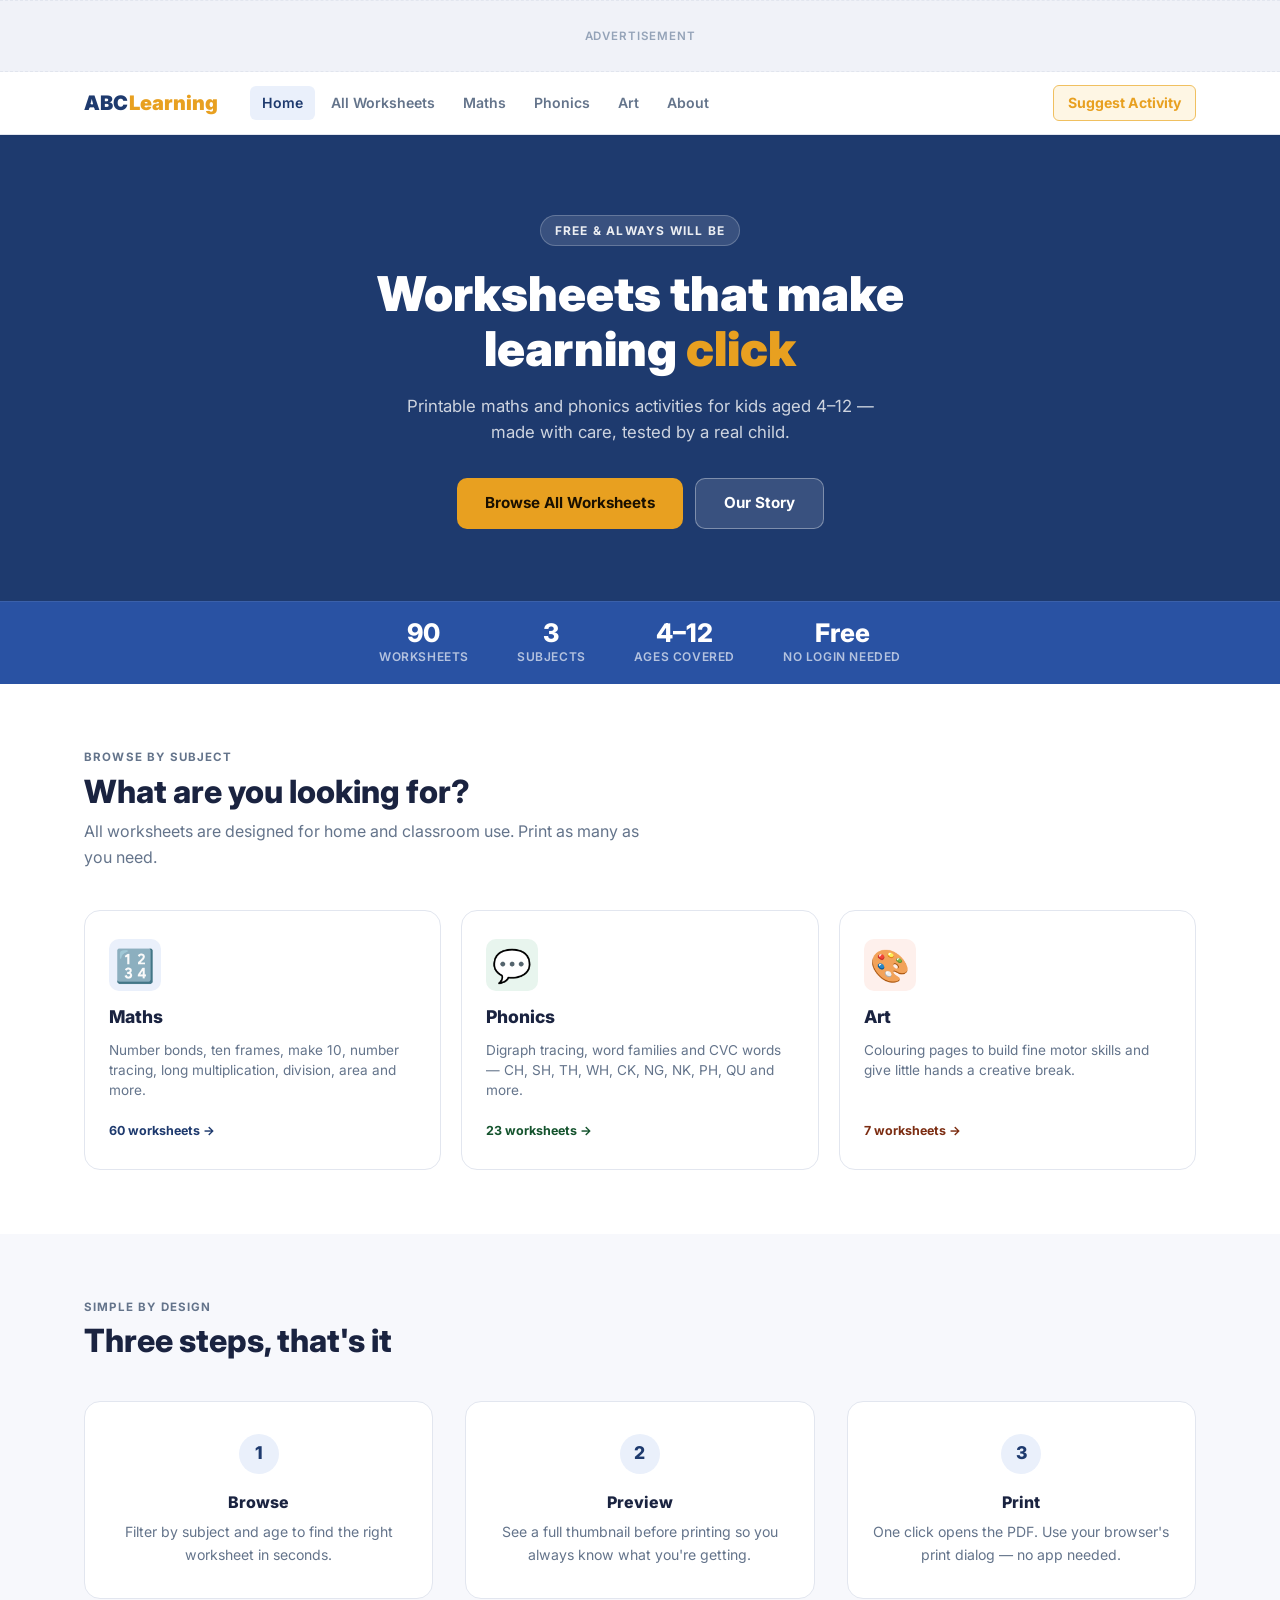
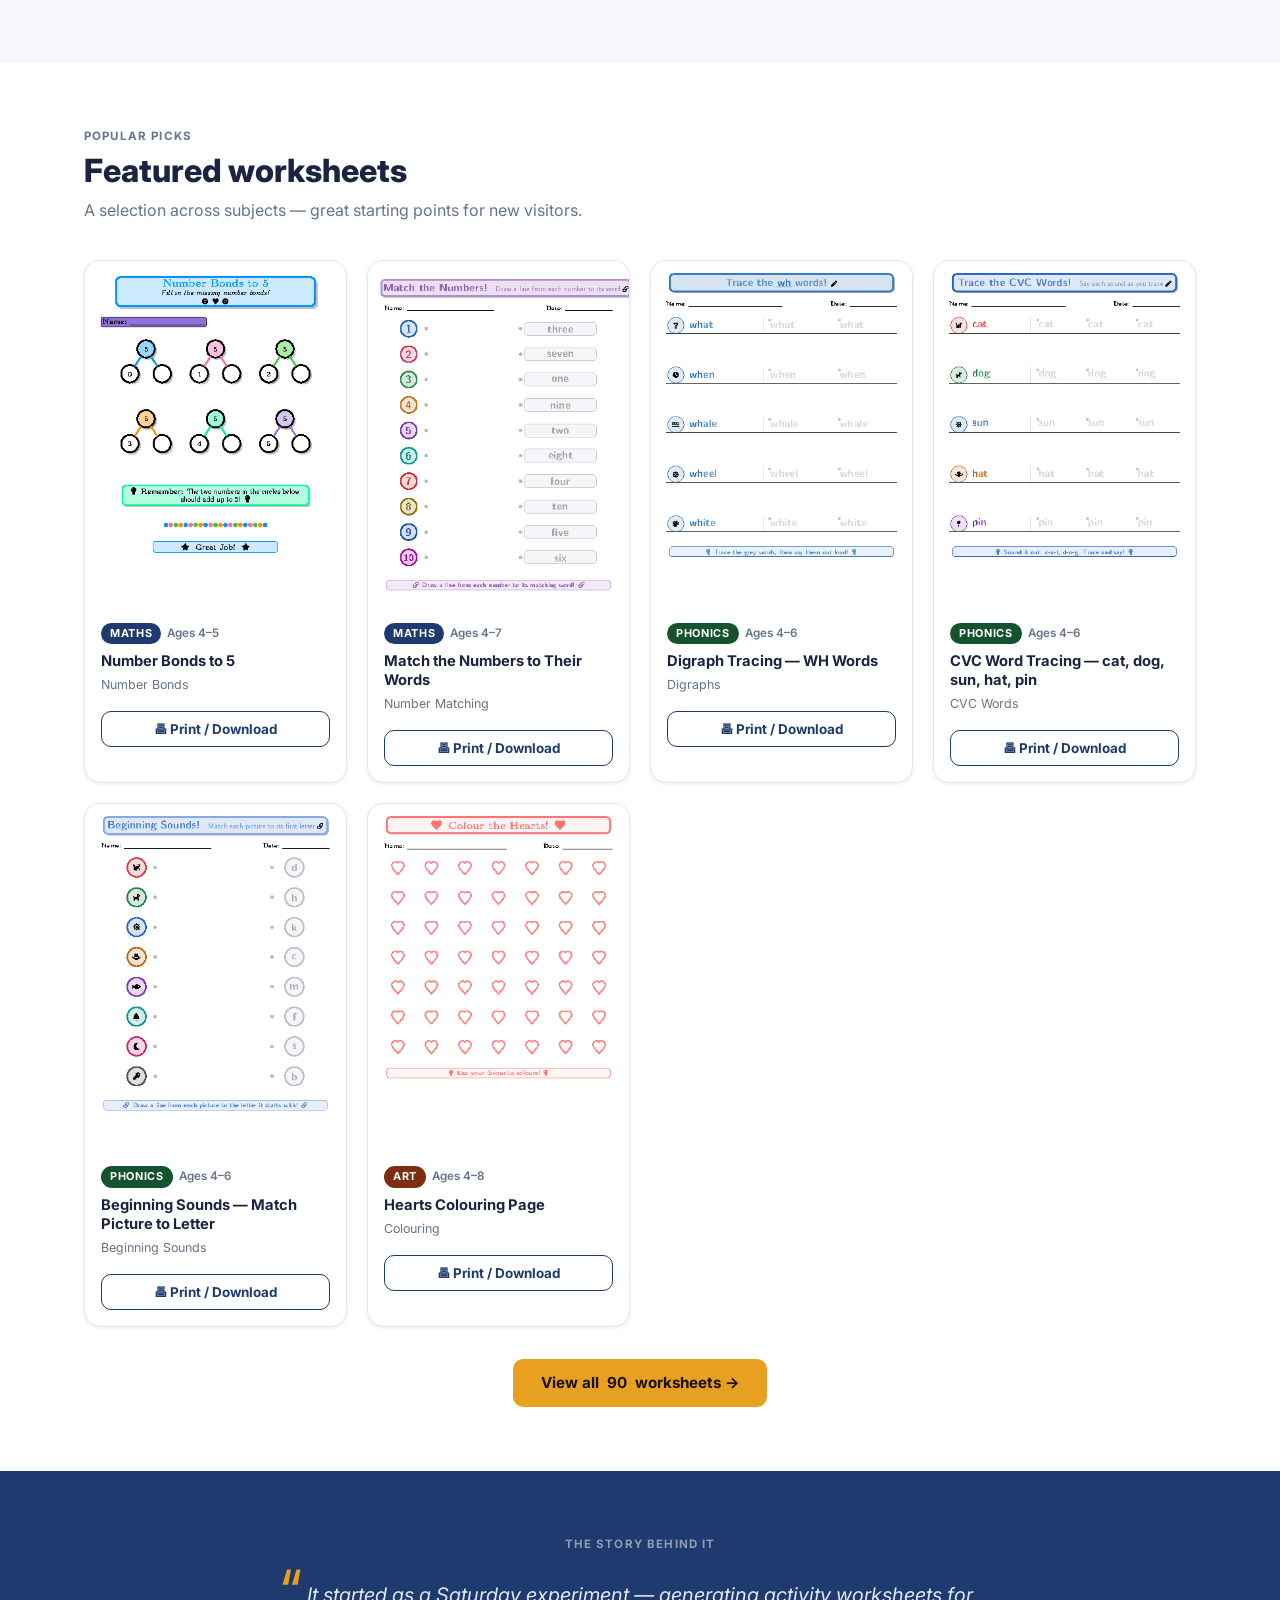
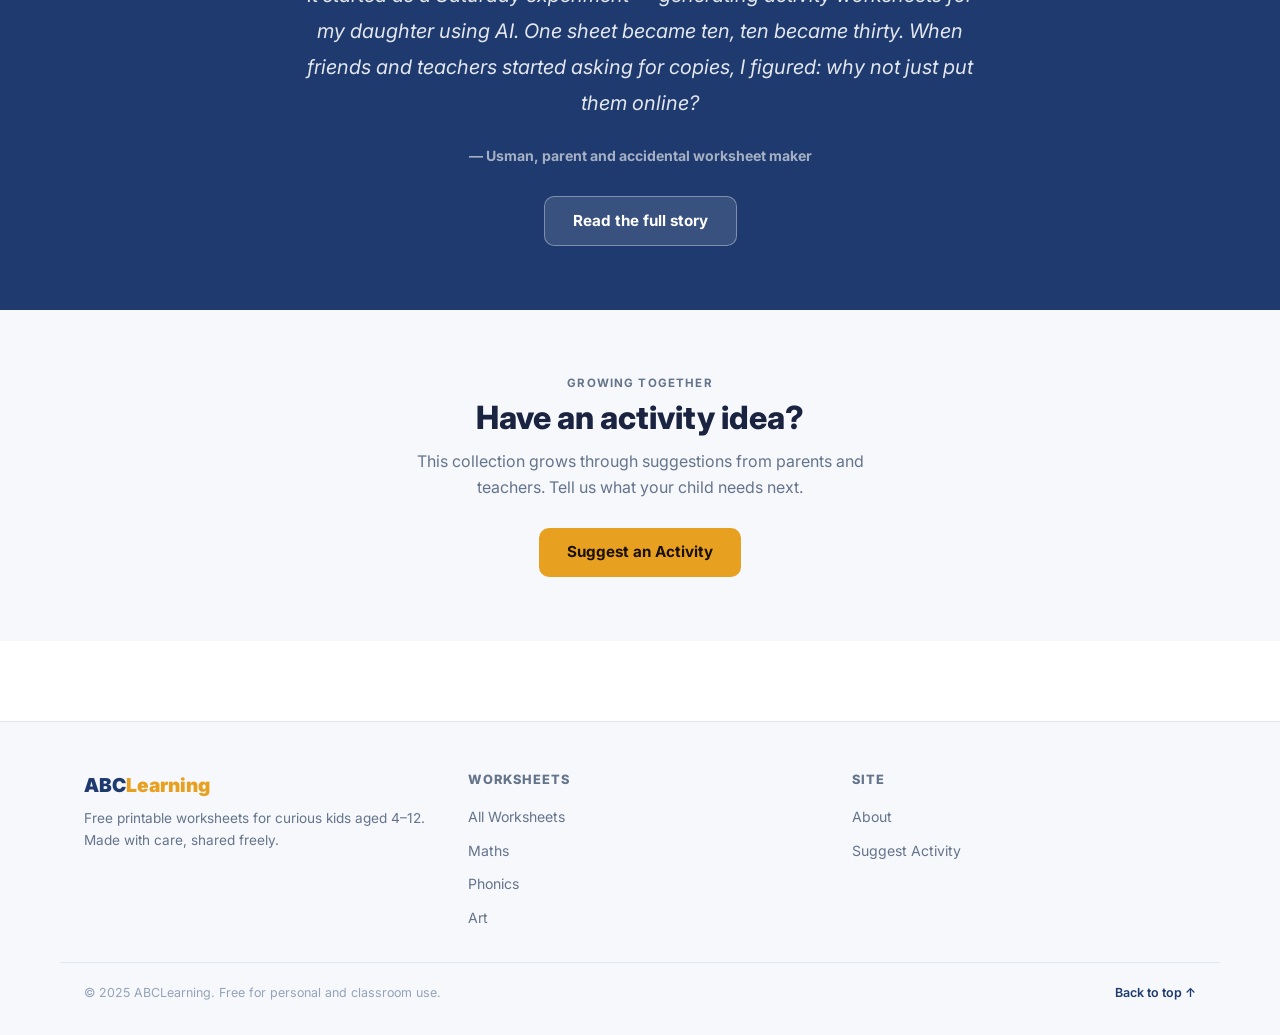
<file: index.html>
<!DOCTYPE html>
<html lang="en">
<head>
<!-- Google tag (gtag.js) -->
<script async src="https://www.googletagmanager.com/gtag/js?id=G-0MTFHDX1E8"></script>
<script>
  window.dataLayer = window.dataLayer || [];
  function gtag(){dataLayer.push(arguments);}
  gtag('js', new Date());
  gtag('config', 'G-0MTFHDX1E8');
</script>
  <meta charset="UTF-8">
  <meta name="viewport" content="width=device-width, initial-scale=1.0">
  <title>ABCLearning — Free Printable Worksheets for Kids</title>
  <meta name="description" content="Free printable maths and phonics worksheets for children aged 4–12. Browse, filter by age and skill, and print instantly. No login required.">
  <link rel="canonical" href="https://abclearning.net/">
  <meta property="og:title" content="ABCLearning — Free Printable Worksheets for Kids">
  <meta property="og:description" content="Free printable maths and phonics worksheets for children aged 4–12.">
  <meta property="og:url" content="https://abclearning.net/">
  <meta property="og:type" content="website">
  <!-- link preview -->
  <meta property="og:image" content="https://abclearning.net/og-image.png">
  <meta property="og:image:width" content="1200">
  <meta property="og:image:height" content="630">
  <meta name="twitter:card" content="summary_large_image">
  <!-- /link preview -->
  <script type="application/ld+json">{"@context":"https://schema.org","@type":"WebSite","name":"ABCLearning","url":"https://abclearning.net/"}</script>
  <link rel="preconnect" href="https://fonts.googleapis.com">
  <link rel="preconnect" href="https://fonts.gstatic.com" crossorigin>
  <link href="https://fonts.googleapis.com/css2?family=Inter:wght@400;500;600;700;800;900&display=swap" rel="stylesheet">
  <link rel="stylesheet" href="styles.css">
</head>
<body>

<!-- TOP AD -->
<div class="ad-zone ad-banner" aria-hidden="true"></div>

<!-- NAV -->
<nav id="site-nav">
  <div class="nav-inner">
    <a href="index.html" class="nav-brand">
      <span class="brand-abc">ABC</span><span class="brand-learning">Learning</span>
    </a>
    <div class="nav-links">
      <a href="index.html" class="active">Home</a>
      <a href="worksheets.html">All Worksheets</a>
      <a href="maths.html">Maths</a>
      <a href="phonics.html">Phonics</a>
      <a href="art.html">Art</a>
      <a href="about.html">About</a>
      <a href="suggest.html" class="nav-cta">Suggest Activity</a>
    </div>
    <button class="nav-toggle" aria-label="Open menu">
      <span></span><span></span><span></span>
    </button>
  </div>
</nav>

<!-- HERO -->
<section class="hero">
  <div class="container">
    <span class="hero-eyebrow">Free &amp; Always Will Be</span>
    <h1>Worksheets that make learning <em>click</em></h1>
    <p>Printable maths and phonics activities for kids aged 4–12 — made with care, tested by a real child.</p>
    <div class="hero-btns">
      <a href="worksheets.html" class="btn btn-primary">Browse All Worksheets</a>
      <a href="about.html"      class="btn btn-outline">Our Story</a>
    </div>
  </div>
</section>

<!-- STATS -->
<div class="stats-bar">
  <div class="stats-inner">
    <div class="stat-item"><div class="stat-num" data-count="all">90</div><div class="stat-lbl">Worksheets</div></div>
    <div class="stat-item"><div class="stat-num">3</div><div class="stat-lbl">Subjects</div></div>
    <div class="stat-item"><div class="stat-num">4–12</div><div class="stat-lbl">Ages Covered</div></div>
    <div class="stat-item"><div class="stat-num">Free</div><div class="stat-lbl">No login needed</div></div>
  </div>
</div>

<!-- CATEGORIES -->
<section class="section">
  <div class="container">
    <p class="section-label">Browse by subject</p>
    <h2 class="section-title">What are you looking for?</h2>
    <p class="section-sub">All worksheets are designed for home and classroom use. Print as many as you need.</p>

    <div class="category-grid">
      <a href="maths.html" class="category-card maths">
        <div class="category-icon">&#128290;</div>
        <h3>Maths</h3>
        <p>Number bonds, ten frames, make 10, number tracing, long multiplication, division, area and more.</p>
        <span class="category-count"><span data-count="Maths">60</span> worksheets &rarr;</span>
      </a>
      <a href="phonics.html" class="category-card phonics">
        <div class="category-icon">&#128172;</div>
        <h3>Phonics</h3>
        <p>Digraph tracing, word families and CVC words — CH, SH, TH, WH, CK, NG, NK, PH, QU and more.</p>
        <span class="category-count"><span data-count="Phonics">23</span> worksheets &rarr;</span>
      </a>
      <a href="art.html" class="category-card art">
        <div class="category-icon">&#127912;</div>
        <h3>Art</h3>
        <p>Colouring pages to build fine motor skills and give little hands a creative break.</p>
        <span class="category-count"><span data-count="Art">7</span> worksheets &rarr;</span>
      </a>
    </div>
  </div>
</section>

<!-- HOW IT WORKS -->
<section class="section section-alt">
  <div class="container">
    <p class="section-label">Simple by design</p>
    <h2 class="section-title">Three steps, that's it</h2>

    <div class="steps">
      <div class="step">
        <div class="step-num">1</div>
        <h3>Browse</h3>
        <p>Filter by subject and age to find the right worksheet in seconds.</p>
      </div>
      <div class="step">
        <div class="step-num">2</div>
        <h3>Preview</h3>
        <p>See a full thumbnail before printing so you always know what you're getting.</p>
      </div>
      <div class="step">
        <div class="step-num">3</div>
        <h3>Print</h3>
        <p>One click opens the PDF. Use your browser's print dialog — no app needed.</p>
      </div>
    </div>
  </div>
</section>

<!-- FEATURED WORKSHEETS -->
<section class="section">
  <div class="container">
    <p class="section-label">Popular picks</p>
    <h2 class="section-title">Featured worksheets</h2>
    <p class="section-sub">A selection across subjects — great starting points for new visitors.</p>

    <div id="featured-grid" class="featured-grid"
         data-ids="number-bonds-5,matching-numbers-words,tracing-cvc-words,tracing-wh,beginning-sounds,hearts-coloring-page">
      <!-- Injected by app.js -->
    </div>

    <div style="text-align:center; margin-top:32px;">
      <a href="worksheets.html" class="btn btn-primary" style="display:inline-flex;">View all <span data-count="all">90</span> worksheets &rarr;</a>
    </div>
  </div>
</section>

<!-- ORIGIN STORY QUOTE -->
<section class="section story-section">
  <div class="container">
    <div class="story-inner">
      <p class="section-label" style="color:rgba(255,255,255,.5);">The story behind it</p>
      <blockquote>
        It started as a Saturday experiment — generating activity worksheets for my daughter using AI. One sheet became ten, ten became thirty. When friends and teachers started asking for copies, I figured: why not just put them online?
      </blockquote>
      <p class="story-attr">— Usman, parent and accidental worksheet maker</p>
      <div style="margin-top:28px;">
        <a href="about.html" class="btn btn-outline">Read the full story</a>
      </div>
    </div>
  </div>
</section>

<!-- SUGGEST CTA -->
<section class="section section-alt">
  <div class="container" style="text-align:center; max-width:560px; margin:0 auto;">
    <p class="section-label">Growing together</p>
    <h2 class="section-title">Have an activity idea?</h2>
    <p class="section-sub" style="margin:12px auto 28px;">
      This collection grows through suggestions from parents and teachers.
      Tell us what your child needs next.
    </p>
    <a href="suggest.html" class="btn btn-primary">Suggest an Activity</a>
  </div>
</section>

<!-- FOOTER -->
<footer id="site-footer">
  <div class="footer-inner">
    <div>
      <div class="footer-brand-name">
        <span class="brand-abc">ABC</span><span class="brand-learning">Learning</span>
      </div>
      <p class="footer-tagline">Free printable worksheets for curious kids aged 4–12. Made with care, shared freely.</p>
    </div>
    <div class="footer-col">
      <h4>Worksheets</h4>
      <ul>
        <li><a href="worksheets.html">All Worksheets</a></li>
        <li><a href="maths.html">Maths</a></li>
        <li><a href="phonics.html">Phonics</a></li>
        <li><a href="art.html">Art</a></li>
      </ul>
    </div>
    <div class="footer-col">
      <h4>Site</h4>
      <ul>
        <li><a href="about.html">About</a></li>
        <li><a href="suggest.html">Suggest Activity</a></li>
      </ul>
    </div>
  </div>
  <div class="footer-bottom">
    <p>&copy; 2025 ABCLearning. Free for personal and classroom use.</p>
    <a href="#site-nav">Back to top &uarr;</a>
  </div>
</footer>

<script src="app.js"></script>
</body>
</html>
</file>
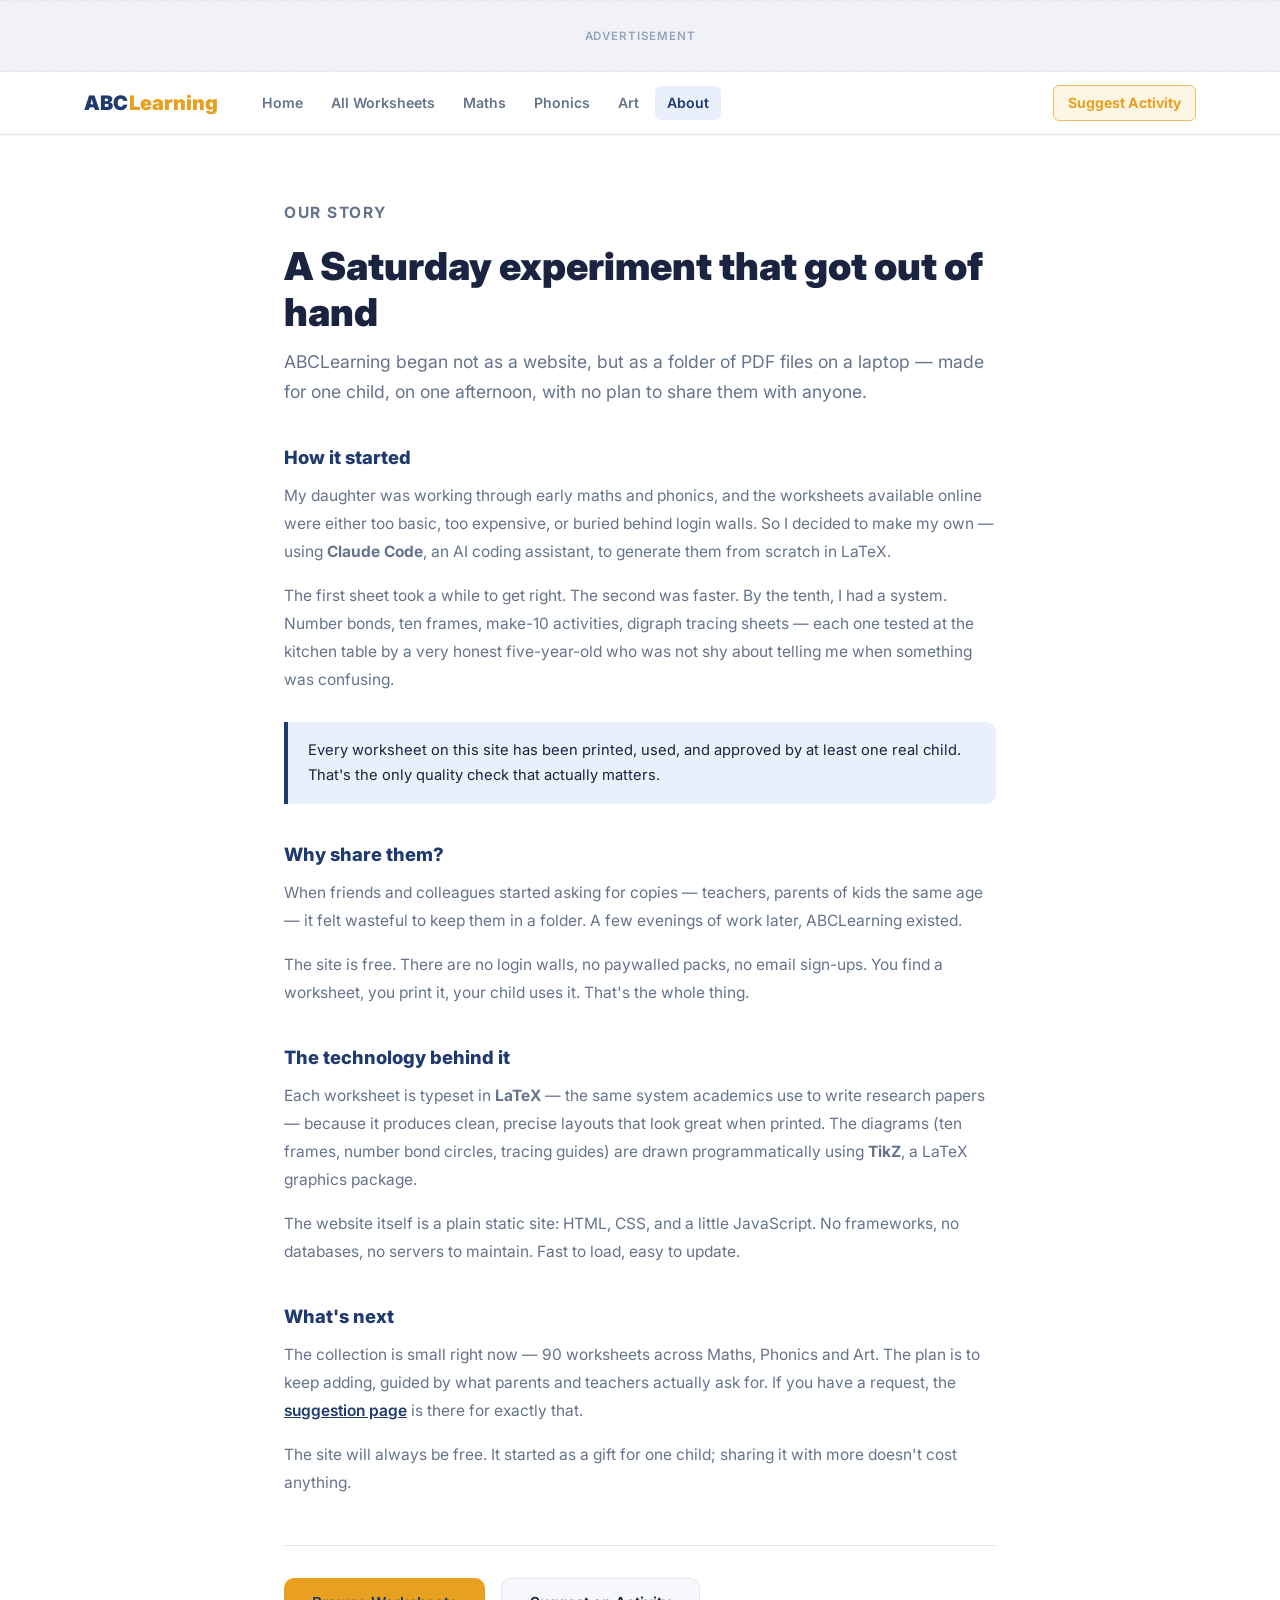
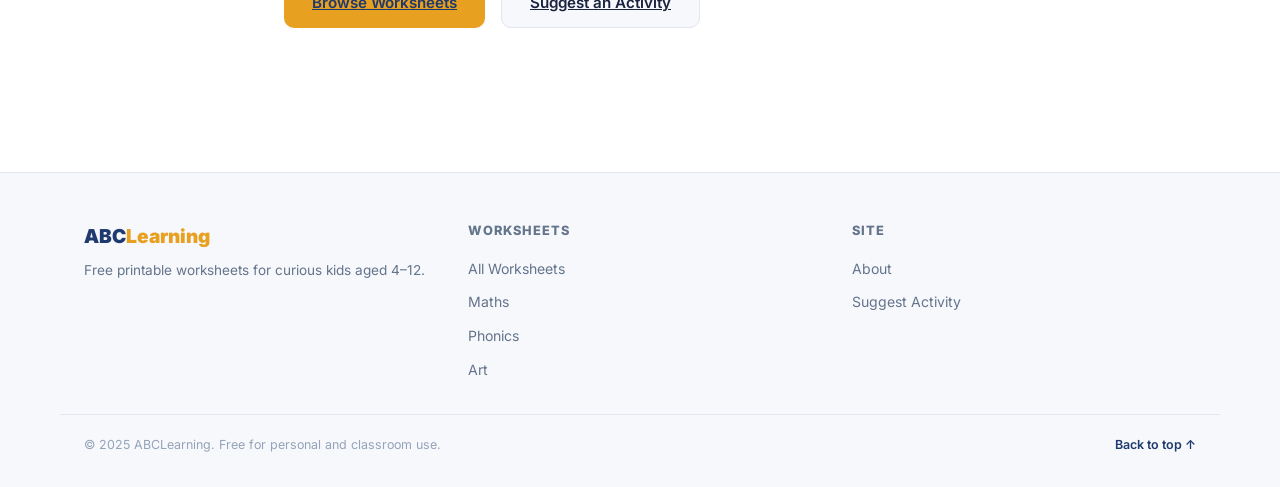
<file: about.html>
<!DOCTYPE html>
<html lang="en">
<head>
<!-- Google tag (gtag.js) -->
<script async src="https://www.googletagmanager.com/gtag/js?id=G-0MTFHDX1E8"></script>
<script>
  window.dataLayer = window.dataLayer || [];
  function gtag(){dataLayer.push(arguments);}
  gtag('js', new Date());
  gtag('config', 'G-0MTFHDX1E8');
</script>
  <meta charset="UTF-8">
  <meta name="viewport" content="width=device-width, initial-scale=1.0">
  <title>About — ABCLearning</title>
  <meta name="description" content="ABCLearning started as a fun experiment generating worksheets for one child. Read the story behind the site.">
  <link rel="canonical" href="https://abclearning.net/about.html">
  <!-- link preview -->
  <meta property="og:title" content="About — ABCLearning">
  <meta property="og:description" content="ABCLearning started as a fun experiment generating worksheets for one child. Read the story behind the site.">
  <meta property="og:url" content="https://abclearning.net/about.html">
  <meta property="og:type" content="website">
  <meta property="og:image" content="https://abclearning.net/og-image.png">
  <meta property="og:image:width" content="1200">
  <meta property="og:image:height" content="630">
  <meta name="twitter:card" content="summary_large_image">
  <!-- /link preview -->
  <link rel="preconnect" href="https://fonts.googleapis.com">
  <link rel="preconnect" href="https://fonts.gstatic.com" crossorigin>
  <link href="https://fonts.googleapis.com/css2?family=Inter:wght@400;500;600;700;800;900&display=swap" rel="stylesheet">
  <link rel="stylesheet" href="styles.css">
</head>
<body>

<div class="ad-zone ad-banner" aria-hidden="true"></div>

<nav id="site-nav">
  <div class="nav-inner">
    <a href="index.html" class="nav-brand">
      <span class="brand-abc">ABC</span><span class="brand-learning">Learning</span>
    </a>
    <div class="nav-links">
      <a href="index.html">Home</a>
      <a href="worksheets.html">All Worksheets</a>
      <a href="maths.html">Maths</a>
      <a href="phonics.html">Phonics</a>
      <a href="art.html">Art</a>
      <a href="about.html" class="active">About</a>
      <a href="suggest.html" class="nav-cta">Suggest Activity</a>
    </div>
    <button class="nav-toggle" aria-label="Open menu">
      <span></span><span></span><span></span>
    </button>
  </div>
</nav>

<div class="about-layout">

  <p class="section-label">Our story</p>
  <h1>A Saturday experiment that got out of hand</h1>
  <p class="lead">
    ABCLearning began not as a website, but as a folder of PDF files on a laptop — made for one child, on one afternoon, with no plan to share them with anyone.
  </p>

  <h2>How it started</h2>
  <p>
    My daughter was working through early maths and phonics, and the worksheets available online were either too basic, too expensive, or buried behind login walls. So I decided to make my own — using <strong>Claude Code</strong>, an AI coding assistant, to generate them from scratch in LaTeX.
  </p>
  <p>
    The first sheet took a while to get right. The second was faster. By the tenth, I had a system. Number bonds, ten frames, make-10 activities, digraph tracing sheets — each one tested at the kitchen table by a very honest five-year-old who was not shy about telling me when something was confusing.
  </p>

  <div class="about-callout">
    Every worksheet on this site has been printed, used, and approved by at least one real child. That's the only quality check that actually matters.
  </div>

  <h2>Why share them?</h2>
  <p>
    When friends and colleagues started asking for copies — teachers, parents of kids the same age — it felt wasteful to keep them in a folder. A few evenings of work later, ABCLearning existed.
  </p>
  <p>
    The site is free. There are no login walls, no paywalled packs, no email sign-ups. You find a worksheet, you print it, your child uses it. That's the whole thing.
  </p>

  <h2>The technology behind it</h2>
  <p>
    Each worksheet is typeset in <strong>LaTeX</strong> — the same system academics use to write research papers — because it produces clean, precise layouts that look great when printed. The diagrams (ten frames, number bond circles, tracing guides) are drawn programmatically using <strong>TikZ</strong>, a LaTeX graphics package.
  </p>
  <p>
    The website itself is a plain static site: HTML, CSS, and a little JavaScript. No frameworks, no databases, no servers to maintain. Fast to load, easy to update.
  </p>

  <h2>What's next</h2>
  <p>
    The collection is small right now — <span data-count="all">90</span> worksheets across Maths, Phonics and Art. The plan is to keep adding, guided by what parents and teachers actually ask for. If you have a request, the <a href="suggest.html">suggestion page</a> is there for exactly that.
  </p>
  <p>
    The site will always be free. It started as a gift for one child; sharing it with more doesn't cost anything.
  </p>

  <div style="margin-top: 48px; padding-top: 32px; border-top: 1px solid var(--border); display:flex; gap:16px; flex-wrap:wrap;">
    <a href="worksheets.html" class="btn btn-primary" style="display:inline-flex;">Browse Worksheets</a>
    <a href="suggest.html"    class="btn" style="display:inline-flex; background:var(--bg-soft); color:var(--text); border:1.5px solid var(--border);">Suggest an Activity</a>
  </div>

</div>

<footer id="site-footer">
  <div class="footer-inner">
    <div>
      <div class="footer-brand-name"><span class="brand-abc">ABC</span><span class="brand-learning">Learning</span></div>
      <p class="footer-tagline">Free printable worksheets for curious kids aged 4–12.</p>
    </div>
    <div class="footer-col">
      <h4>Worksheets</h4>
      <ul>
        <li><a href="worksheets.html">All Worksheets</a></li>
        <li><a href="maths.html">Maths</a></li>
        <li><a href="phonics.html">Phonics</a></li>
        <li><a href="art.html">Art</a></li>
      </ul>
    </div>
    <div class="footer-col">
      <h4>Site</h4>
      <ul>
        <li><a href="about.html">About</a></li>
        <li><a href="suggest.html">Suggest Activity</a></li>
      </ul>
    </div>
  </div>
  <div class="footer-bottom">
    <p>&copy; 2025 ABCLearning. Free for personal and classroom use.</p>
    <a href="#site-nav">Back to top &uarr;</a>
  </div>
</footer>

<script src="app.js"></script>
</body>
</html>
</file>
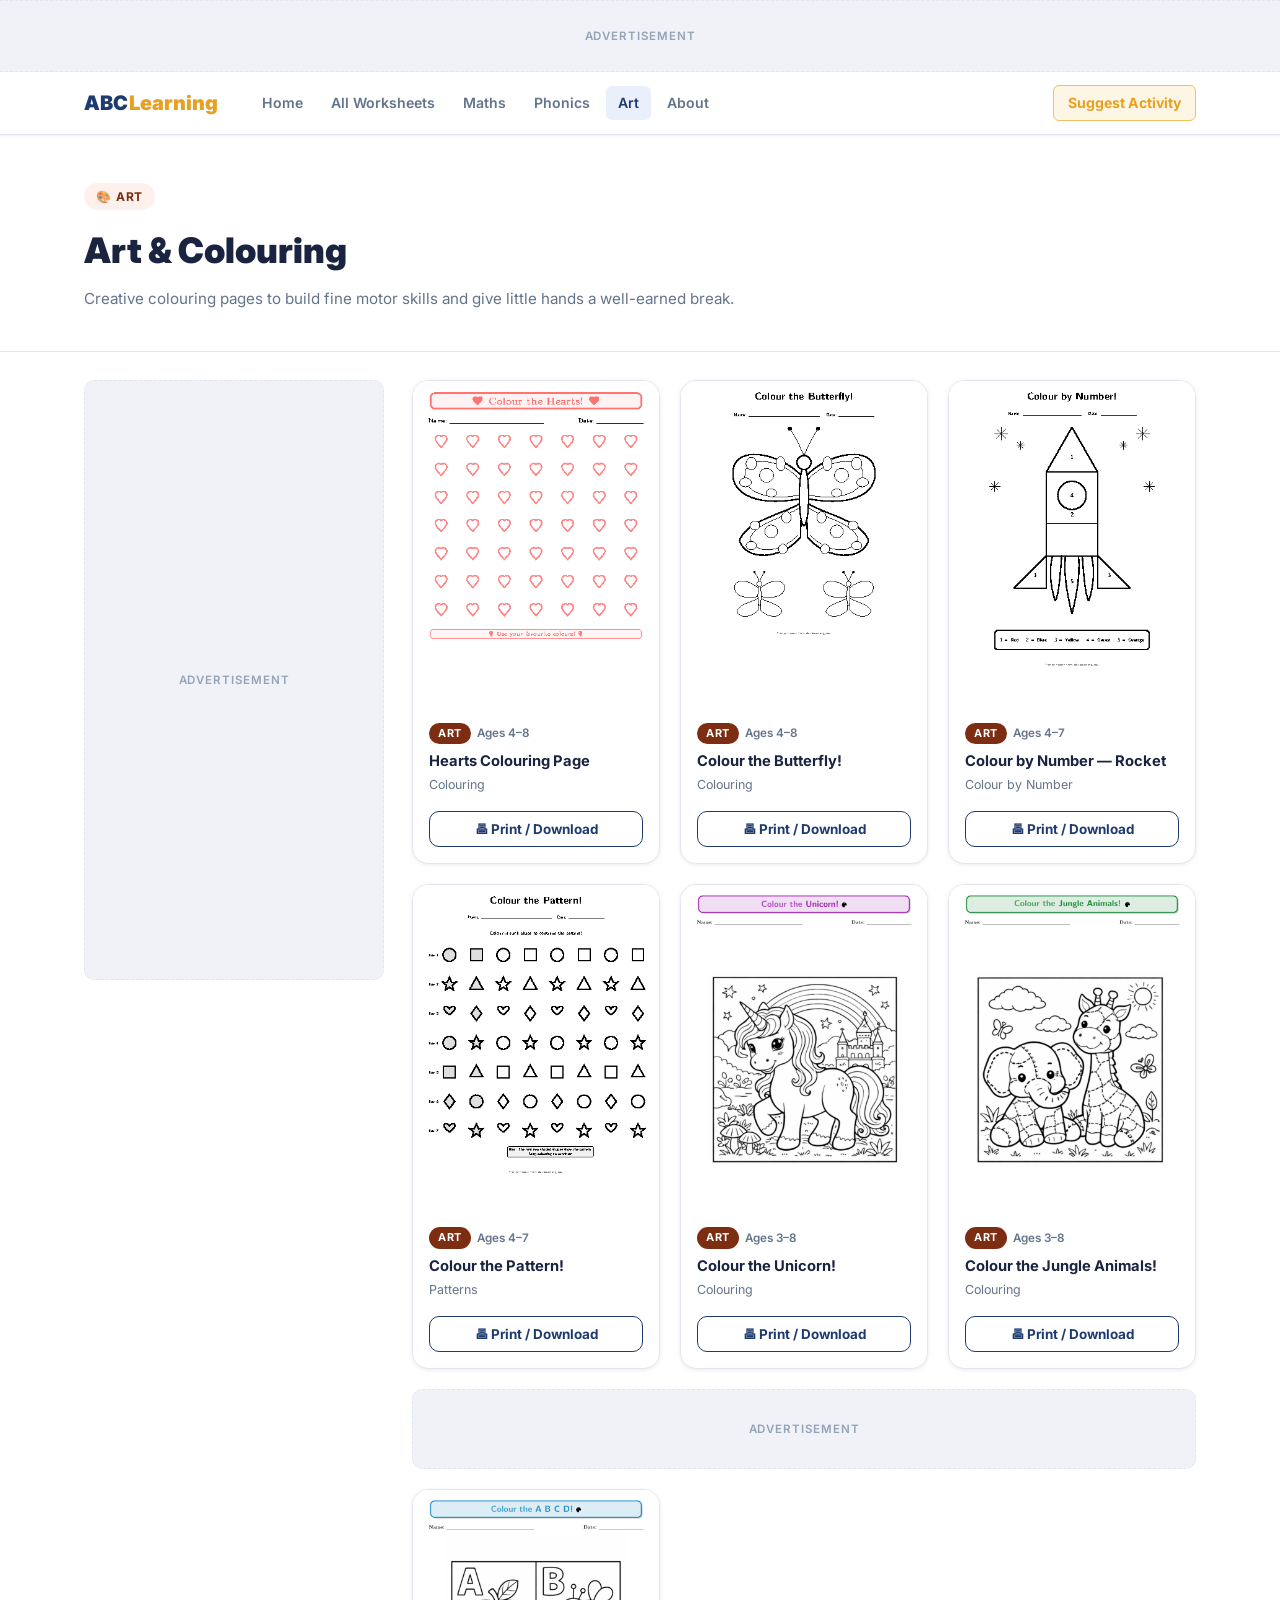
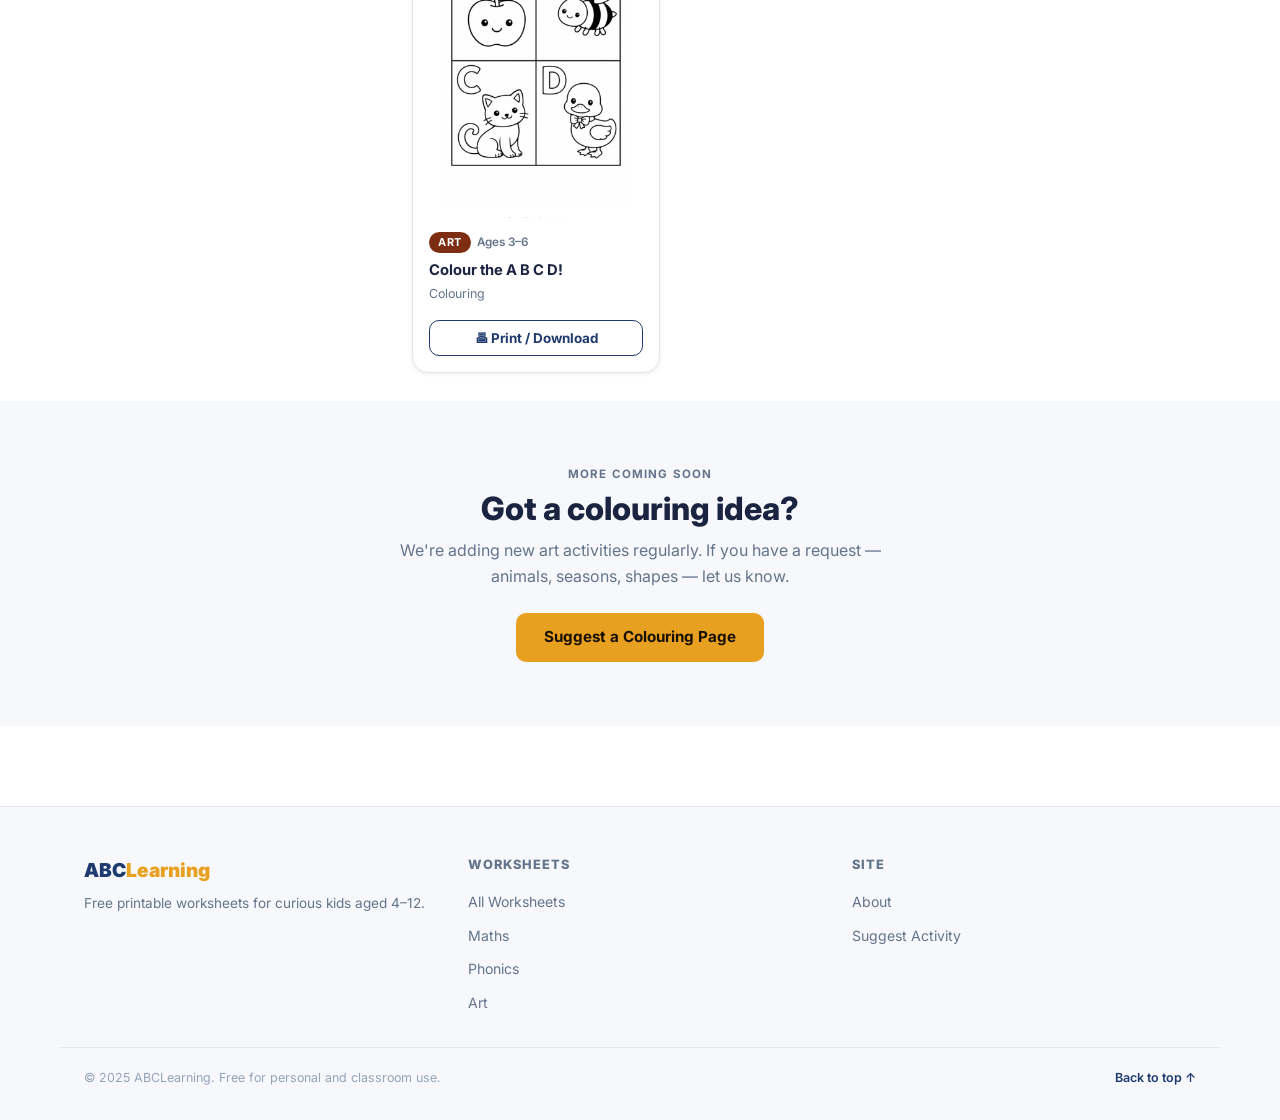
<file: art.html>
<!DOCTYPE html>
<html lang="en">
<head>
<!-- Google tag (gtag.js) -->
<script async src="https://www.googletagmanager.com/gtag/js?id=G-0MTFHDX1E8"></script>
<script>
  window.dataLayer = window.dataLayer || [];
  function gtag(){dataLayer.push(arguments);}
  gtag('js', new Date());
  gtag('config', 'G-0MTFHDX1E8');
</script>
  <meta charset="UTF-8">
  <meta name="viewport" content="width=device-width, initial-scale=1.0">
  <title>Art Worksheets — ABCLearning</title>
  <meta name="description" content="Free printable colouring pages for kids aged 4–8. Creative activities to build fine motor skills. Print instantly.">
  <link rel="canonical" href="https://abclearning.net/art.html">
  <!-- link preview -->
  <meta property="og:title" content="Art Worksheets — ABCLearning">
  <meta property="og:description" content="Free printable colouring pages for kids aged 4–8. Creative activities to build fine motor skills. Print instantly.">
  <meta property="og:url" content="https://abclearning.net/art.html">
  <meta property="og:type" content="website">
  <meta property="og:image" content="https://abclearning.net/og-image.png">
  <meta property="og:image:width" content="1200">
  <meta property="og:image:height" content="630">
  <meta name="twitter:card" content="summary_large_image">
  <!-- /link preview -->
  <link rel="preconnect" href="https://fonts.googleapis.com">
  <link rel="preconnect" href="https://fonts.gstatic.com" crossorigin>
  <link href="https://fonts.googleapis.com/css2?family=Inter:wght@400;500;600;700;800;900&display=swap" rel="stylesheet">
  <link rel="stylesheet" href="styles.css">
</head>
<body>

<div class="ad-zone ad-banner" aria-hidden="true"></div>

<nav id="site-nav">
  <div class="nav-inner">
    <a href="index.html" class="nav-brand">
      <span class="brand-abc">ABC</span><span class="brand-learning">Learning</span>
    </a>
    <div class="nav-links">
      <a href="index.html">Home</a>
      <a href="worksheets.html">All Worksheets</a>
      <a href="maths.html">Maths</a>
      <a href="phonics.html">Phonics</a>
      <a href="art.html" class="active">Art</a>
      <a href="about.html">About</a>
      <a href="suggest.html" class="nav-cta">Suggest Activity</a>
    </div>
    <button class="nav-toggle" aria-label="Open menu">
      <span></span><span></span><span></span>
    </button>
  </div>
</nav>

<div class="page-hero">
  <div class="page-hero-inner">
    <span class="page-hero-badge badge-art">&#127912; Art</span>
    <h1>Art &amp; Colouring</h1>
    <p>Creative colouring pages to build fine motor skills and give little hands a well-earned break.</p>
  </div>
</div>

<div id="page-layout">
  <aside class="ad-zone ad-sidebar" aria-hidden="true"></aside>
  <main id="card-grid-wrapper">
    <div id="card-grid" data-skill="Art" role="list" aria-label="Art worksheets"></div>
    <p id="no-results" class="no-results hidden">No Art worksheets found.</p>
  </main>
</div>

<section class="section section-alt" style="margin-top:0;">
  <div class="container" style="text-align:center; max-width:540px; margin:0 auto;">
    <p class="section-label">More coming soon</p>
    <h2 class="section-title">Got a colouring idea?</h2>
    <p class="section-sub" style="margin:10px auto 24px;">
      We're adding new art activities regularly. If you have a request — animals, seasons, shapes — let us know.
    </p>
    <a href="suggest.html" class="btn btn-primary">Suggest a Colouring Page</a>
  </div>
</section>

<footer id="site-footer">
  <div class="footer-inner">
    <div>
      <div class="footer-brand-name"><span class="brand-abc">ABC</span><span class="brand-learning">Learning</span></div>
      <p class="footer-tagline">Free printable worksheets for curious kids aged 4–12.</p>
    </div>
    <div class="footer-col">
      <h4>Worksheets</h4>
      <ul>
        <li><a href="worksheets.html">All Worksheets</a></li>
        <li><a href="maths.html">Maths</a></li>
        <li><a href="phonics.html">Phonics</a></li>
        <li><a href="art.html">Art</a></li>
      </ul>
    </div>
    <div class="footer-col">
      <h4>Site</h4>
      <ul>
        <li><a href="about.html">About</a></li>
        <li><a href="suggest.html">Suggest Activity</a></li>
      </ul>
    </div>
  </div>
  <div class="footer-bottom">
    <p>&copy; 2025 ABCLearning. Free for personal and classroom use.</p>
    <a href="#site-nav">Back to top &uarr;</a>
  </div>
</footer>

<script src="app.js"></script>
</body>
</html>
</file>
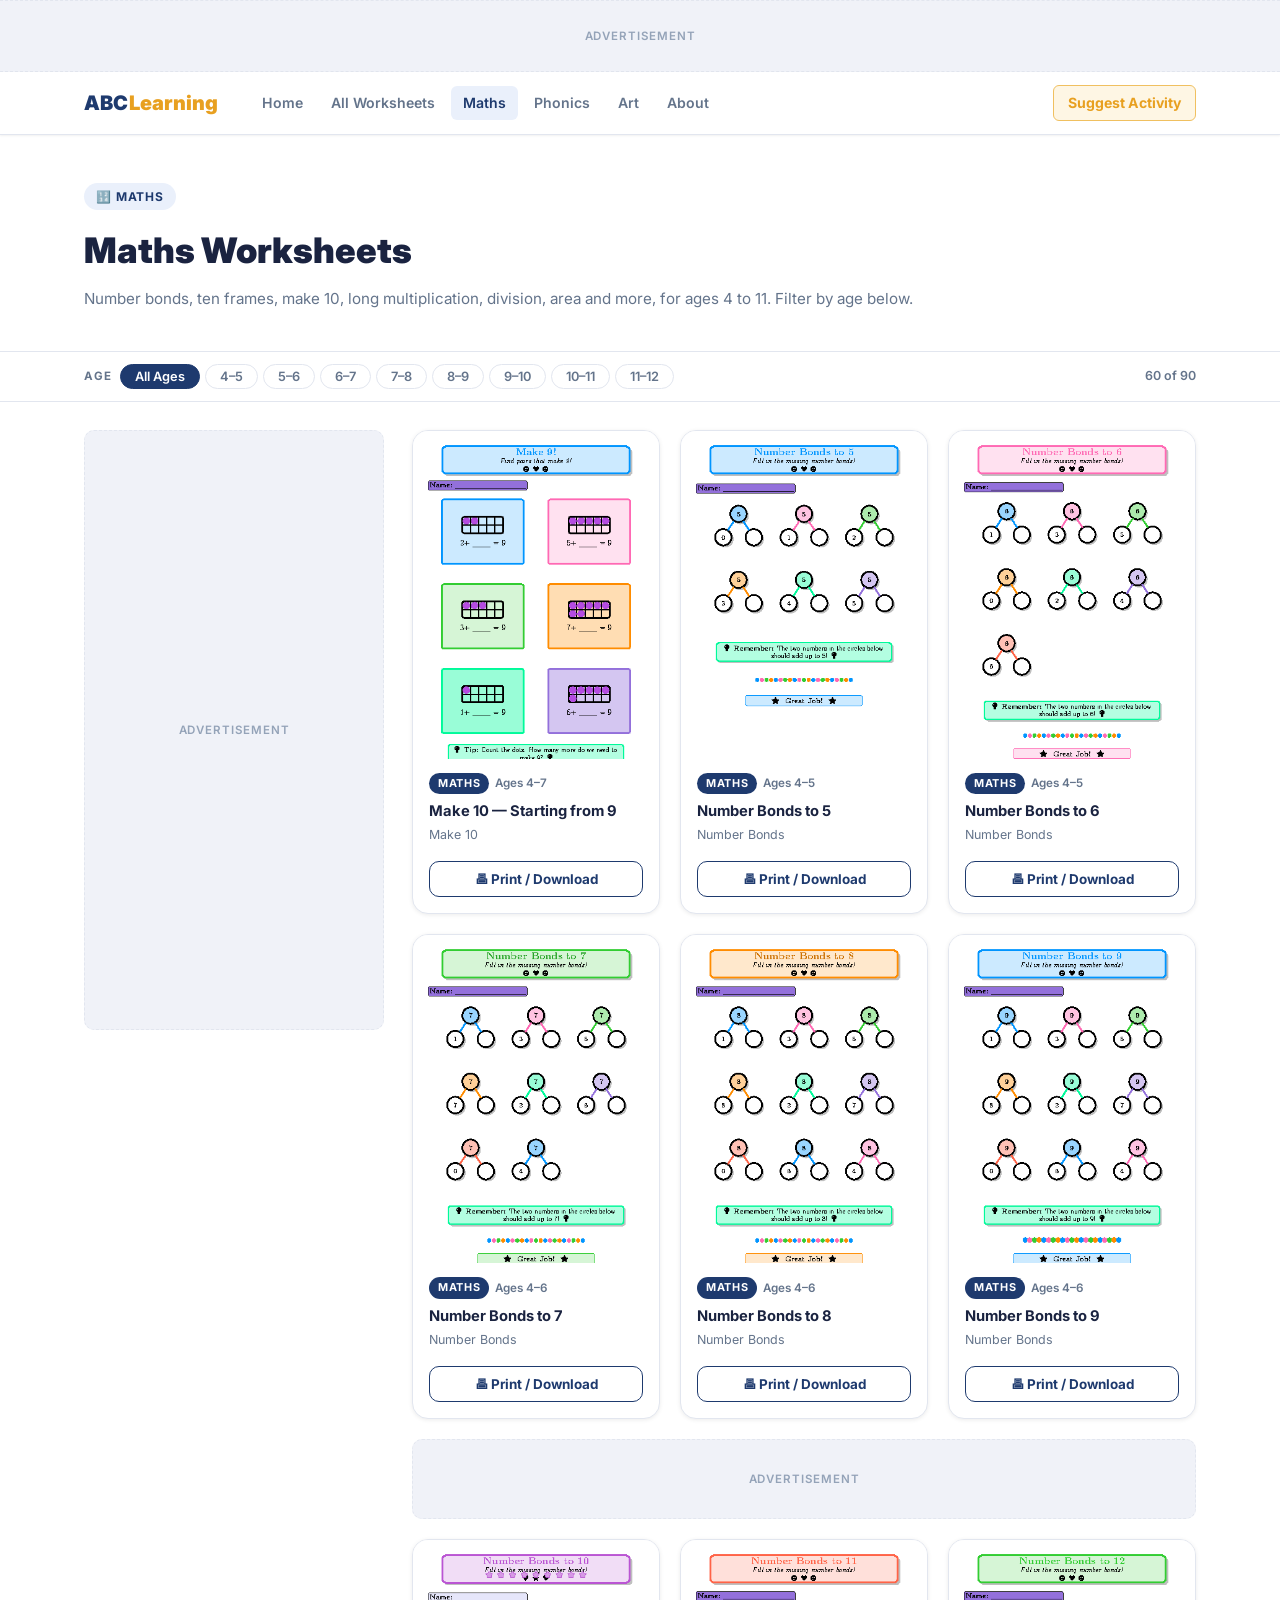
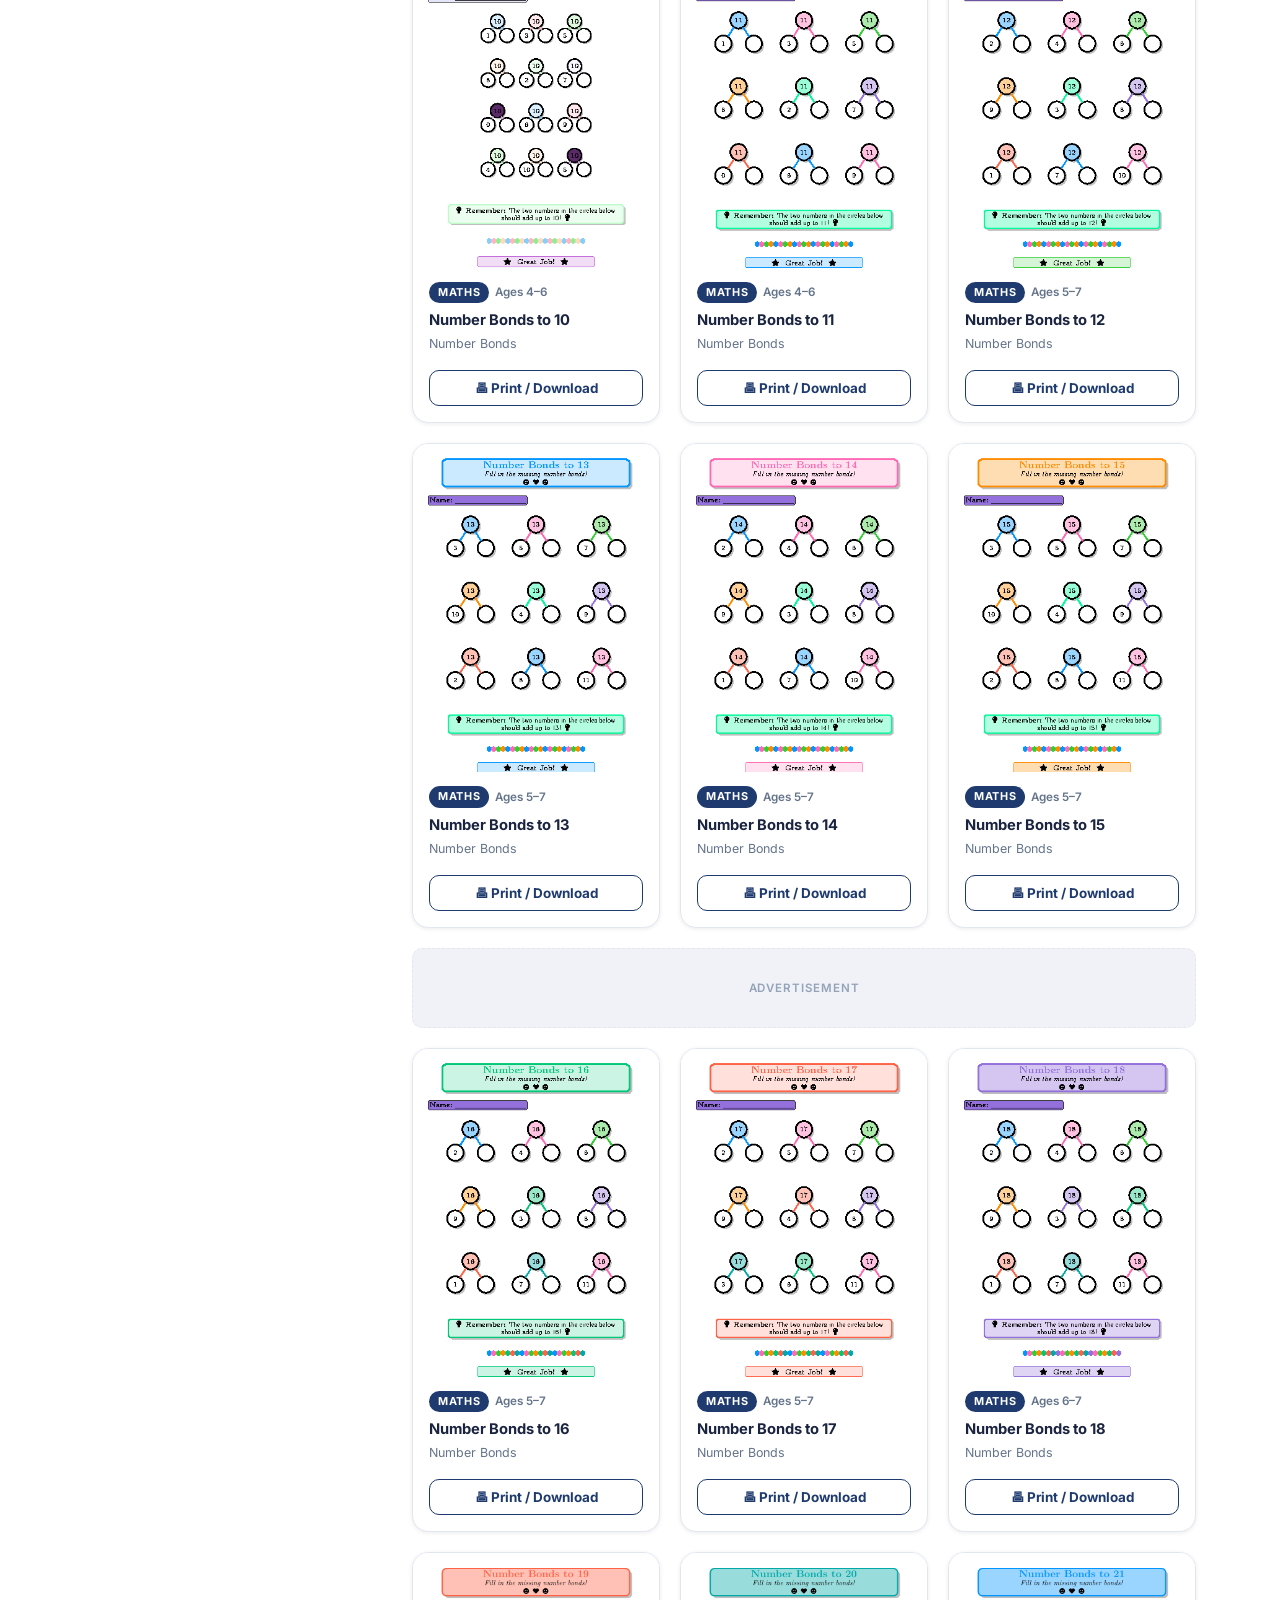
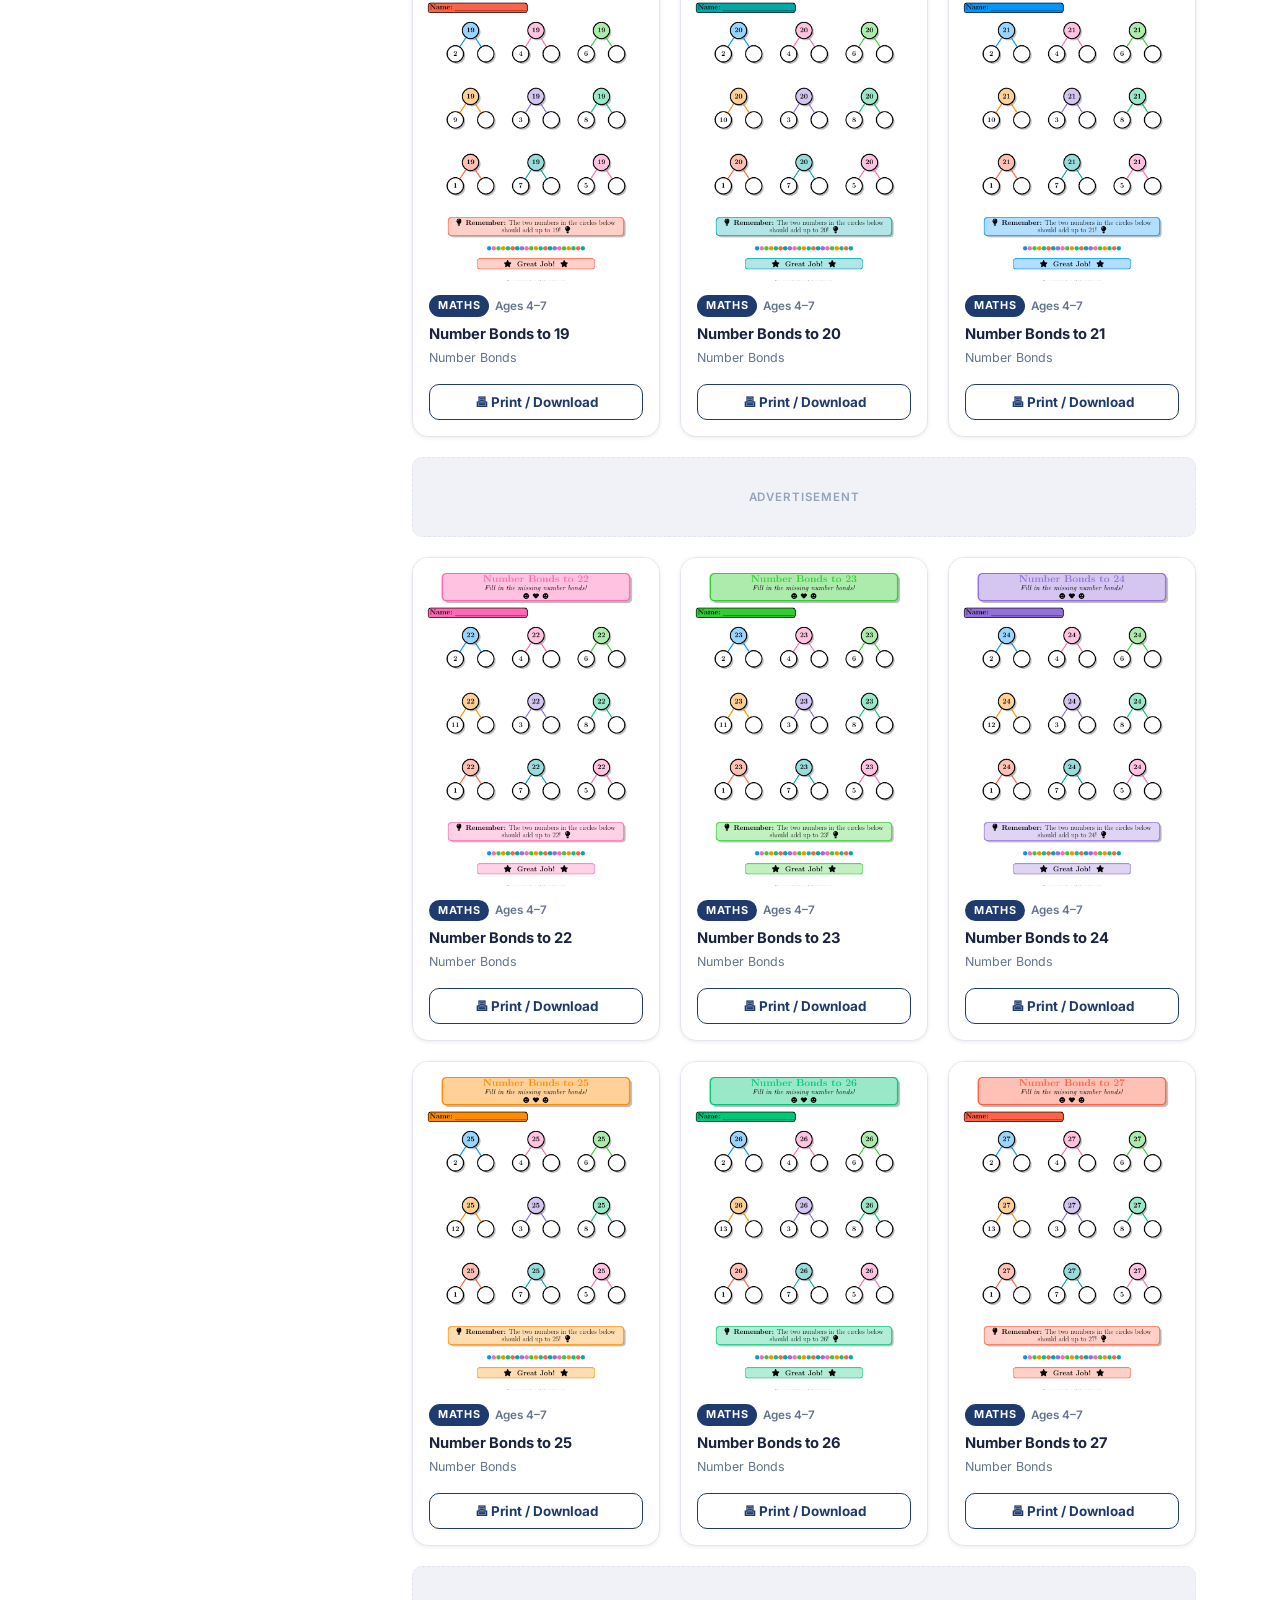
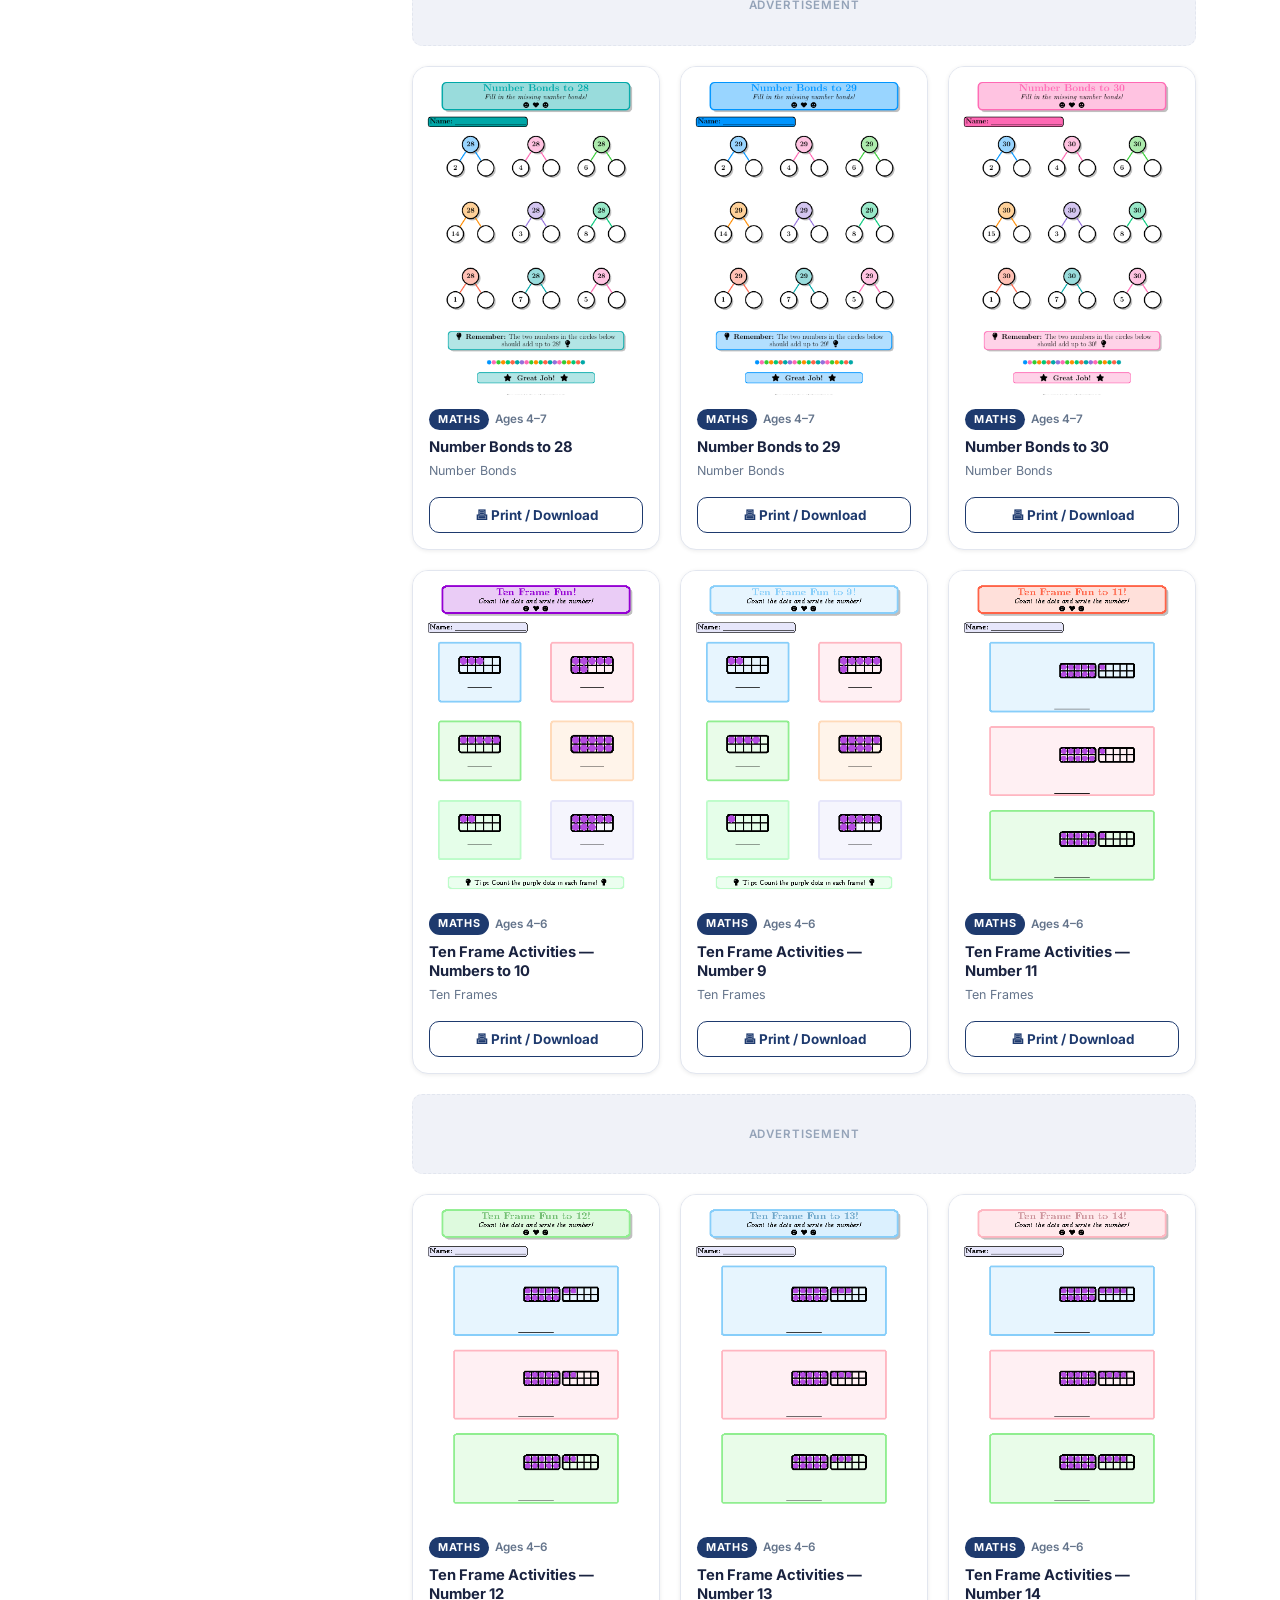
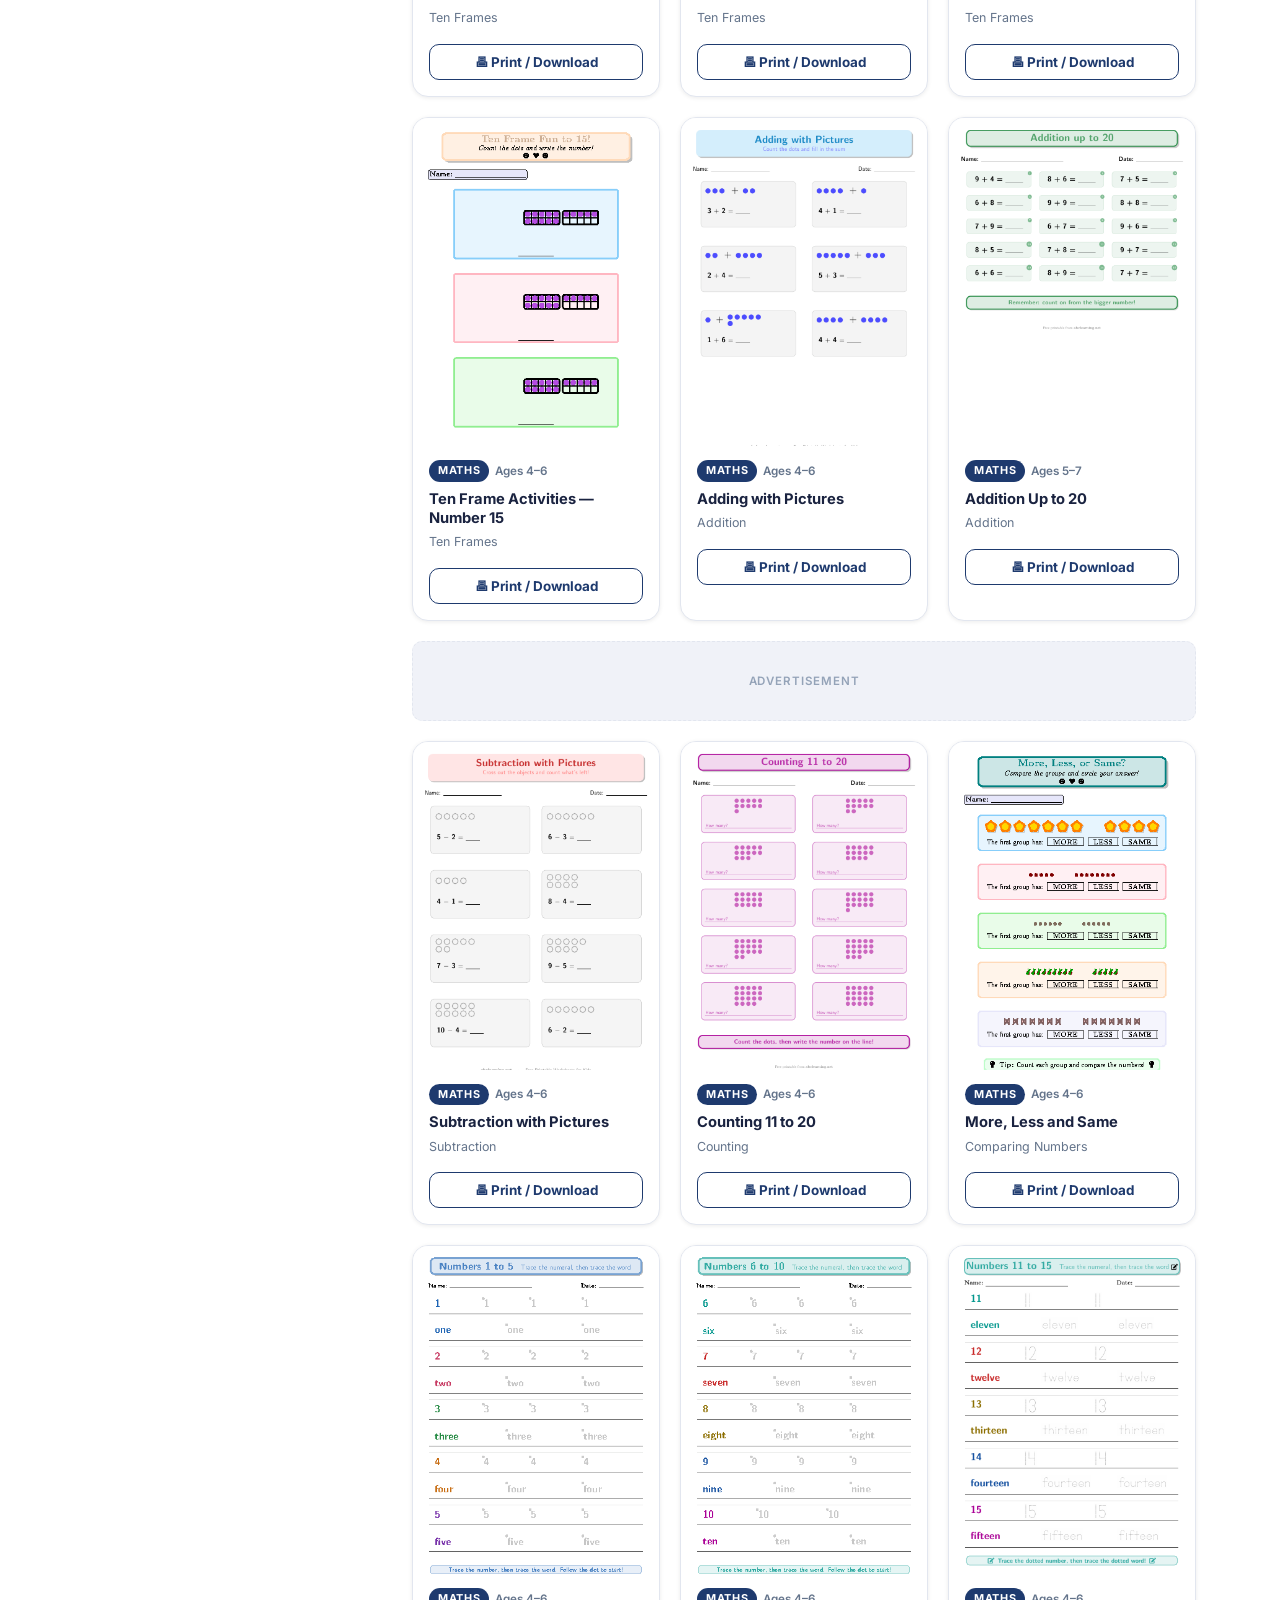
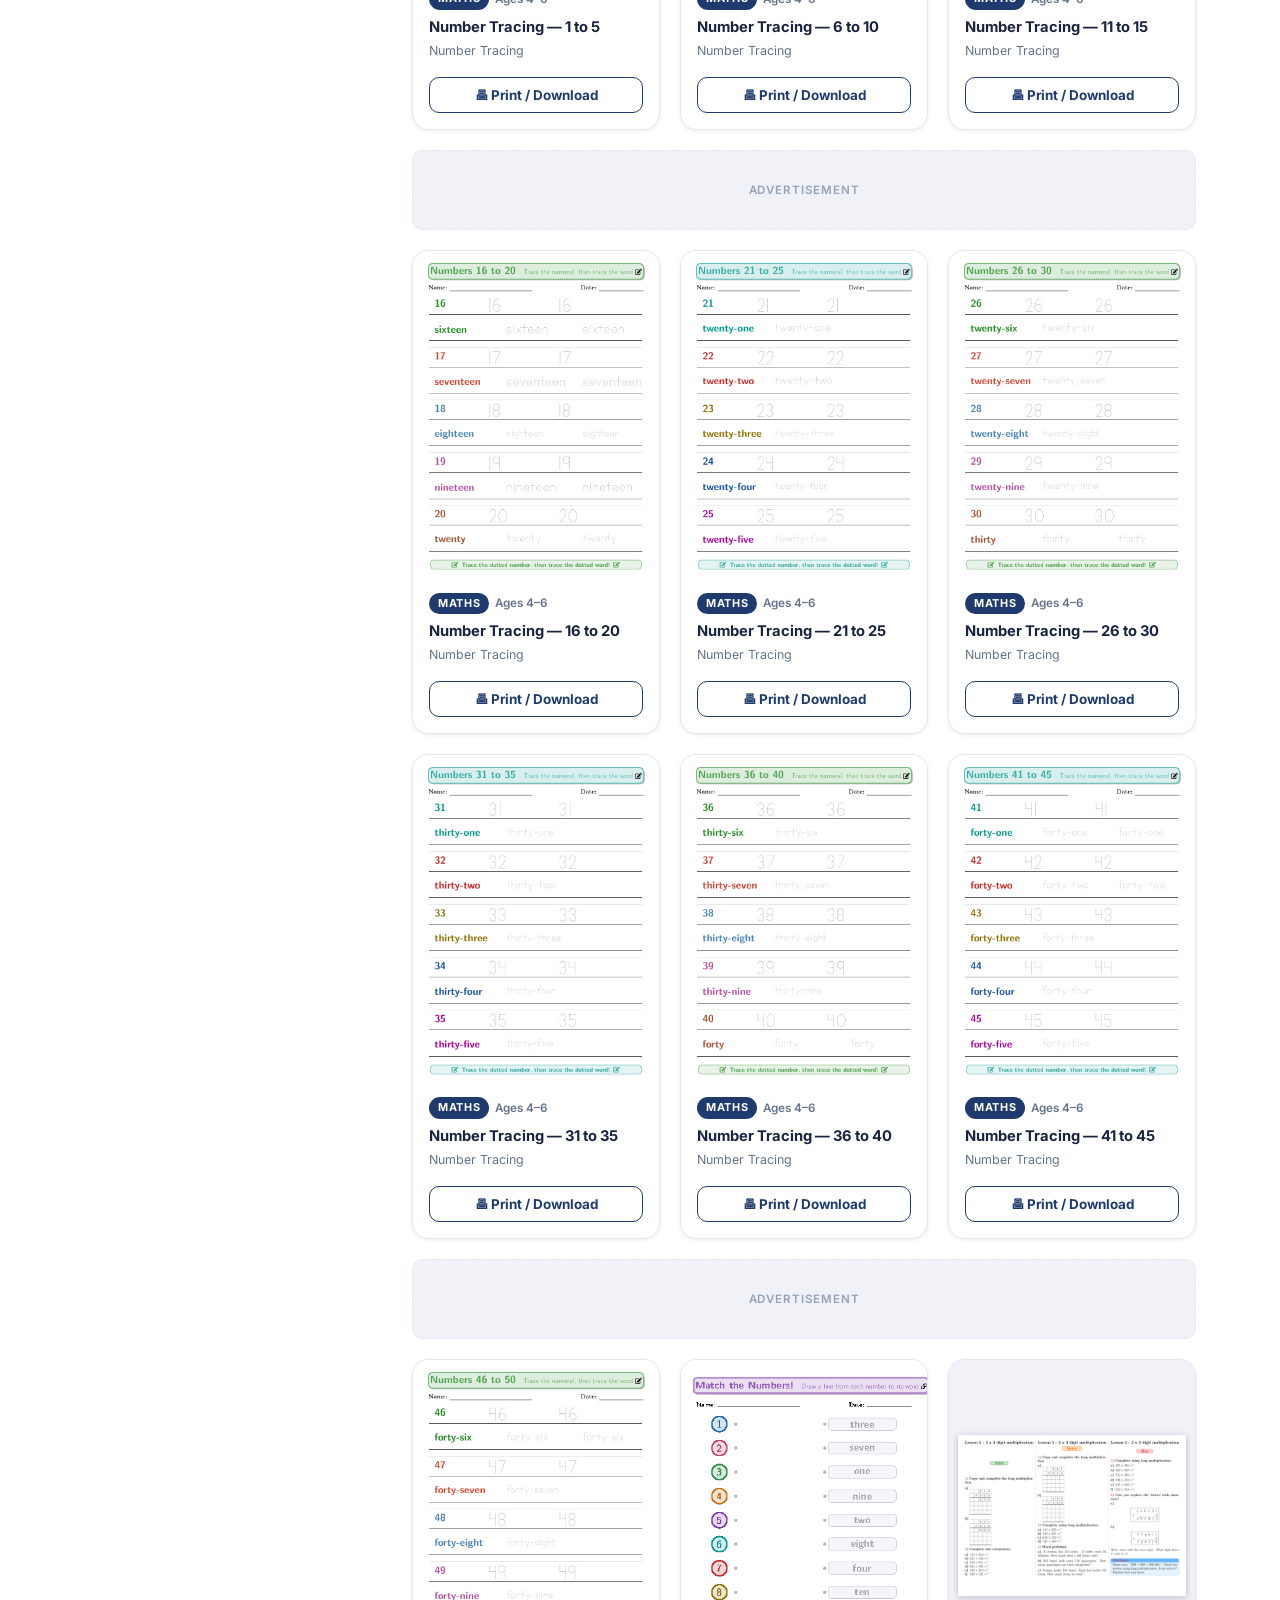
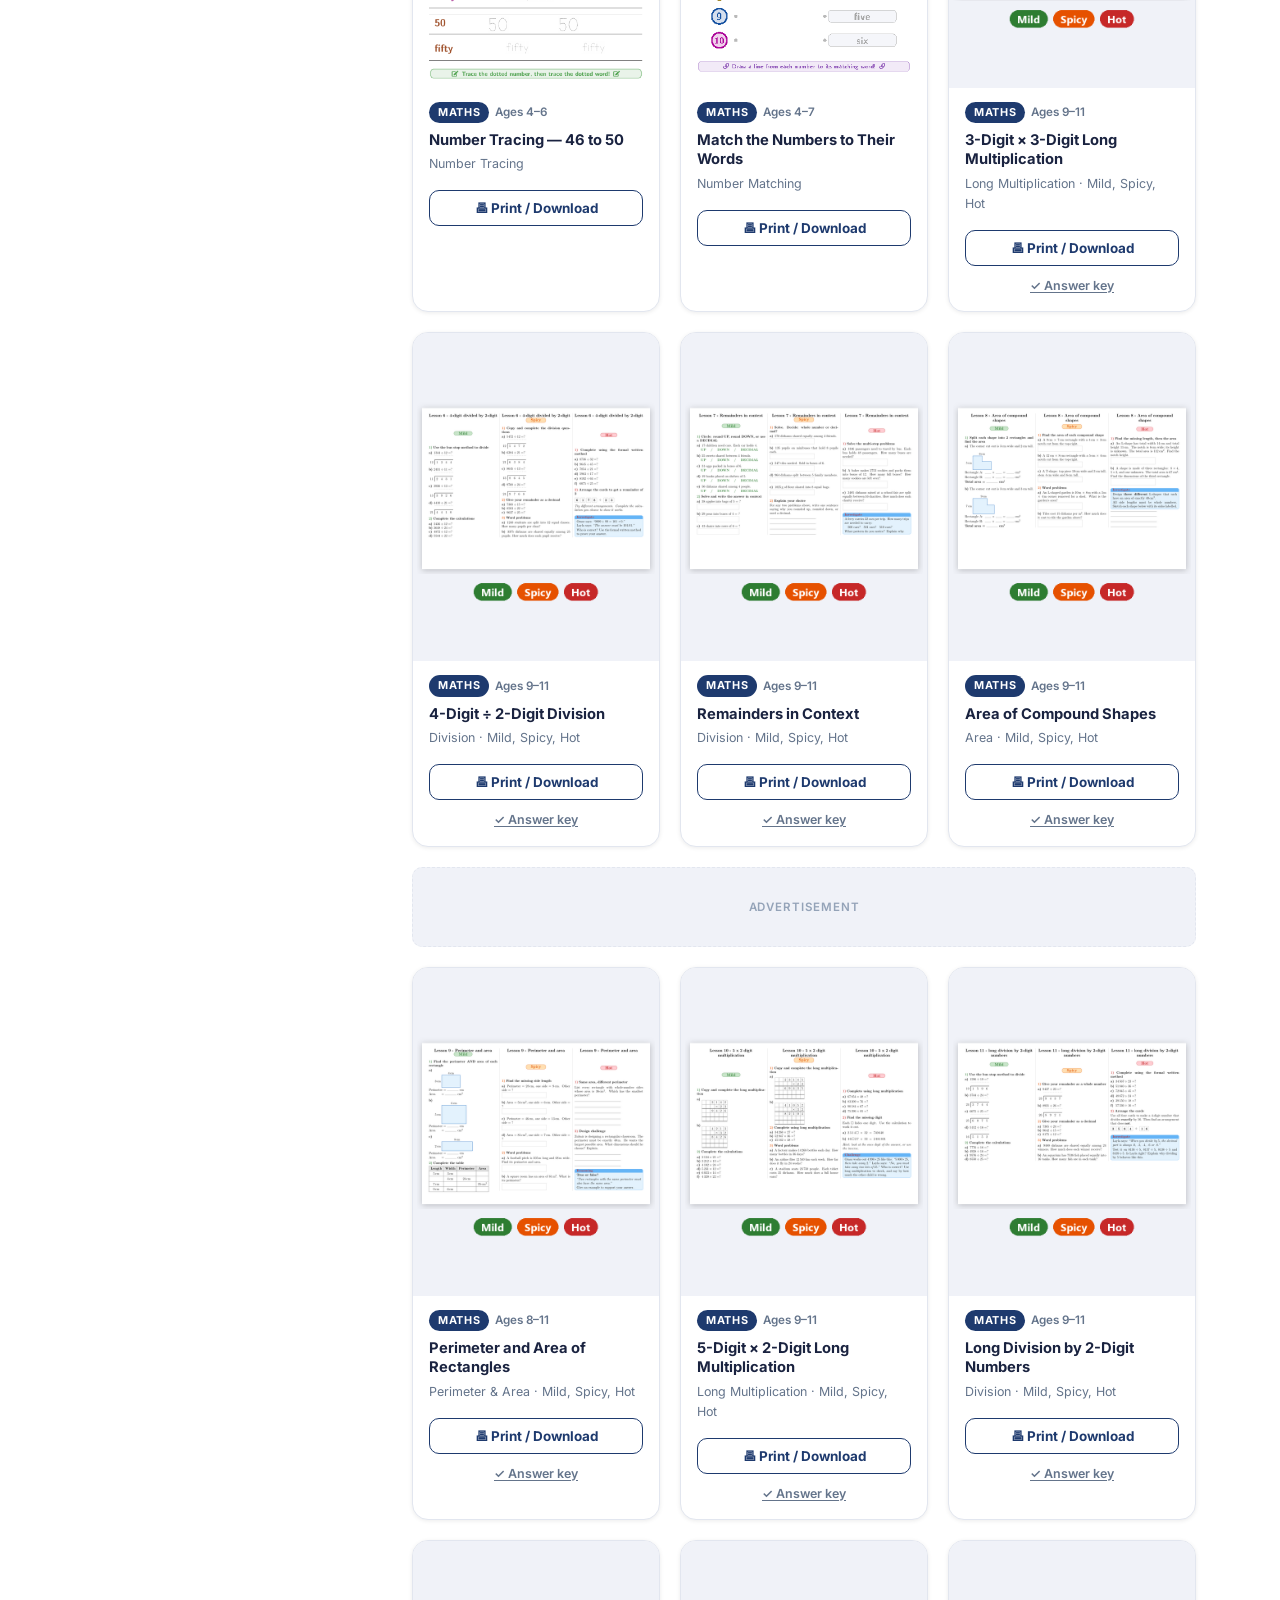
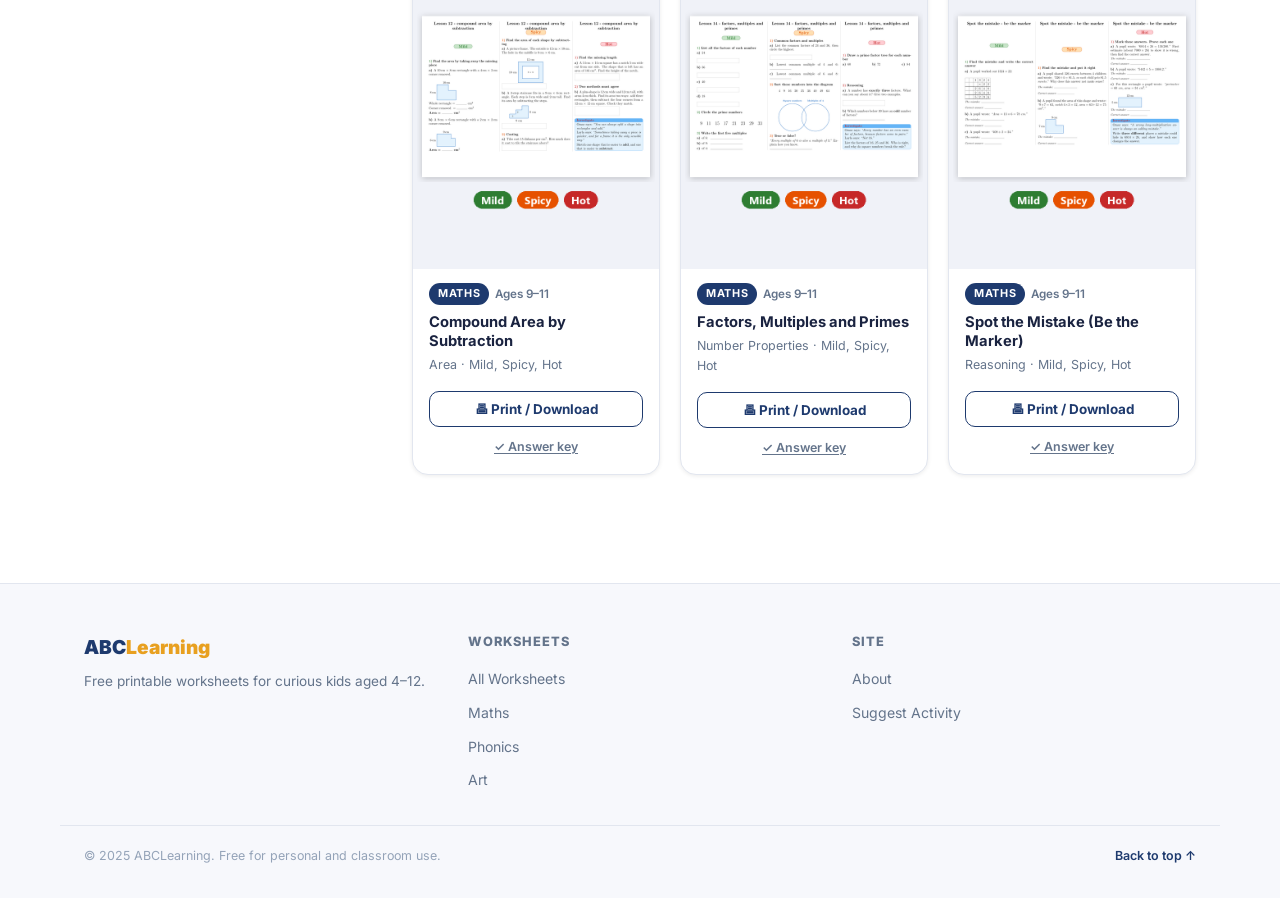
<file: maths.html>
<!DOCTYPE html>
<html lang="en">
<head>
<!-- Google tag (gtag.js) -->
<script async src="https://www.googletagmanager.com/gtag/js?id=G-0MTFHDX1E8"></script>
<script>
  window.dataLayer = window.dataLayer || [];
  function gtag(){dataLayer.push(arguments);}
  gtag('js', new Date());
  gtag('config', 'G-0MTFHDX1E8');
</script>
  <meta charset="UTF-8">
  <meta name="viewport" content="width=device-width, initial-scale=1.0">
  <title>Maths Worksheets — ABCLearning</title>
  <meta name="description" content="Free printable maths worksheets for kids aged 4–11. Number bonds, ten frames, make 10, long multiplication, division, area and more. Print instantly.">
  <link rel="canonical" href="https://abclearning.net/maths.html">
  <!-- link preview -->
  <meta property="og:title" content="Maths Worksheets — ABCLearning">
  <meta property="og:description" content="Free printable maths worksheets for kids aged 4–11. Number bonds, ten frames, make 10, long multiplication, division, area and more. Print instantly.">
  <meta property="og:url" content="https://abclearning.net/maths.html">
  <meta property="og:type" content="website">
  <meta property="og:image" content="https://abclearning.net/og-image.png">
  <meta property="og:image:width" content="1200">
  <meta property="og:image:height" content="630">
  <meta name="twitter:card" content="summary_large_image">
  <!-- /link preview -->
  <link rel="preconnect" href="https://fonts.googleapis.com">
  <link rel="preconnect" href="https://fonts.gstatic.com" crossorigin>
  <link href="https://fonts.googleapis.com/css2?family=Inter:wght@400;500;600;700;800;900&display=swap" rel="stylesheet">
  <link rel="stylesheet" href="styles.css">
</head>
<body>

<div class="ad-zone ad-banner" aria-hidden="true"></div>

<nav id="site-nav">
  <div class="nav-inner">
    <a href="index.html" class="nav-brand">
      <span class="brand-abc">ABC</span><span class="brand-learning">Learning</span>
    </a>
    <div class="nav-links">
      <a href="index.html">Home</a>
      <a href="worksheets.html">All Worksheets</a>
      <a href="maths.html" class="active">Maths</a>
      <a href="phonics.html">Phonics</a>
      <a href="art.html">Art</a>
      <a href="about.html">About</a>
      <a href="suggest.html" class="nav-cta">Suggest Activity</a>
    </div>
    <button class="nav-toggle" aria-label="Open menu">
      <span></span><span></span><span></span>
    </button>
  </div>
</nav>

<div class="page-hero">
  <div class="page-hero-inner">
    <span class="page-hero-badge badge-maths">&#128290; Maths</span>
    <h1>Maths Worksheets</h1>
    <p>Number bonds, ten frames, make 10, long multiplication, division, area and more, for ages 4 to 11. Filter by age below.</p>
  </div>
</div>

<section id="filter-bar" aria-label="Filter by age">
  <div class="filter-row">
    <div class="filter-group">
      <span class="filter-label">Age</span>
      <div class="filter-pills" id="age-filters">
        <button class="pill active" data-filter="age" data-value="all">All Ages</button>
        <button class="pill" data-filter="age" data-value="4">4–5</button>
        <button class="pill" data-filter="age" data-value="5">5–6</button>
        <button class="pill" data-filter="age" data-value="6">6–7</button>
        <button class="pill" data-filter="age" data-value="7">7–8</button>
        <button class="pill" data-filter="age" data-value="8">8–9</button>
        <button class="pill" data-filter="age" data-value="9">9–10</button>
        <button class="pill" data-filter="age" data-value="10">10–11</button>
        <button class="pill" data-filter="age" data-value="11">11–12</button>
      </div>
    </div>
    <span id="result-count" class="result-count" aria-live="polite"></span>
  </div>
</section>

<div id="page-layout">
  <aside class="ad-zone ad-sidebar" aria-hidden="true"></aside>
  <main id="card-grid-wrapper">
    <div id="card-grid" data-skill="Maths" role="list" aria-label="Maths worksheets"></div>
    <p id="no-results" class="no-results hidden">No Maths worksheets match this age. Try "All Ages".</p>
  </main>
</div>

<footer id="site-footer">
  <div class="footer-inner">
    <div>
      <div class="footer-brand-name"><span class="brand-abc">ABC</span><span class="brand-learning">Learning</span></div>
      <p class="footer-tagline">Free printable worksheets for curious kids aged 4–12.</p>
    </div>
    <div class="footer-col">
      <h4>Worksheets</h4>
      <ul>
        <li><a href="worksheets.html">All Worksheets</a></li>
        <li><a href="maths.html">Maths</a></li>
        <li><a href="phonics.html">Phonics</a></li>
        <li><a href="art.html">Art</a></li>
      </ul>
    </div>
    <div class="footer-col">
      <h4>Site</h4>
      <ul>
        <li><a href="about.html">About</a></li>
        <li><a href="suggest.html">Suggest Activity</a></li>
      </ul>
    </div>
  </div>
  <div class="footer-bottom">
    <p>&copy; 2025 ABCLearning. Free for personal and classroom use.</p>
    <a href="#site-nav">Back to top &uarr;</a>
  </div>
</footer>

<script src="app.js"></script>
</body>
</html>
</file>
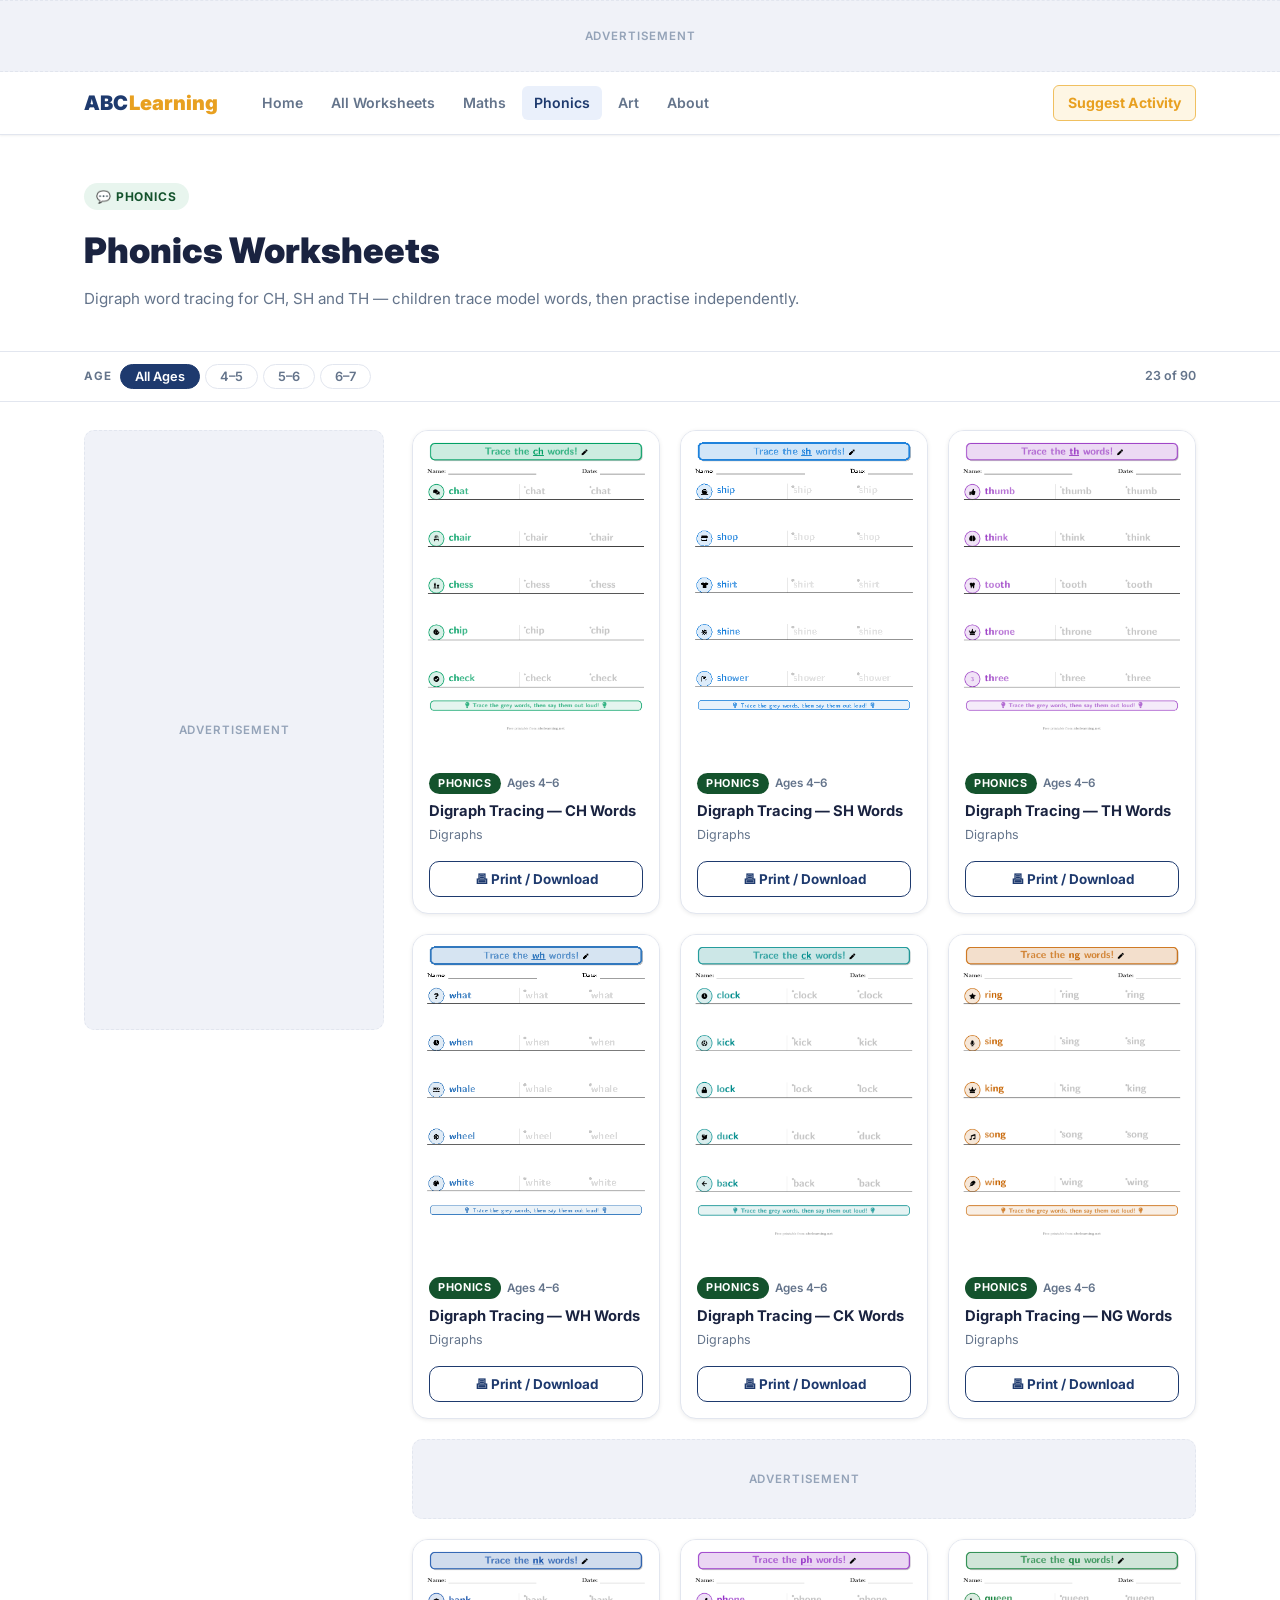
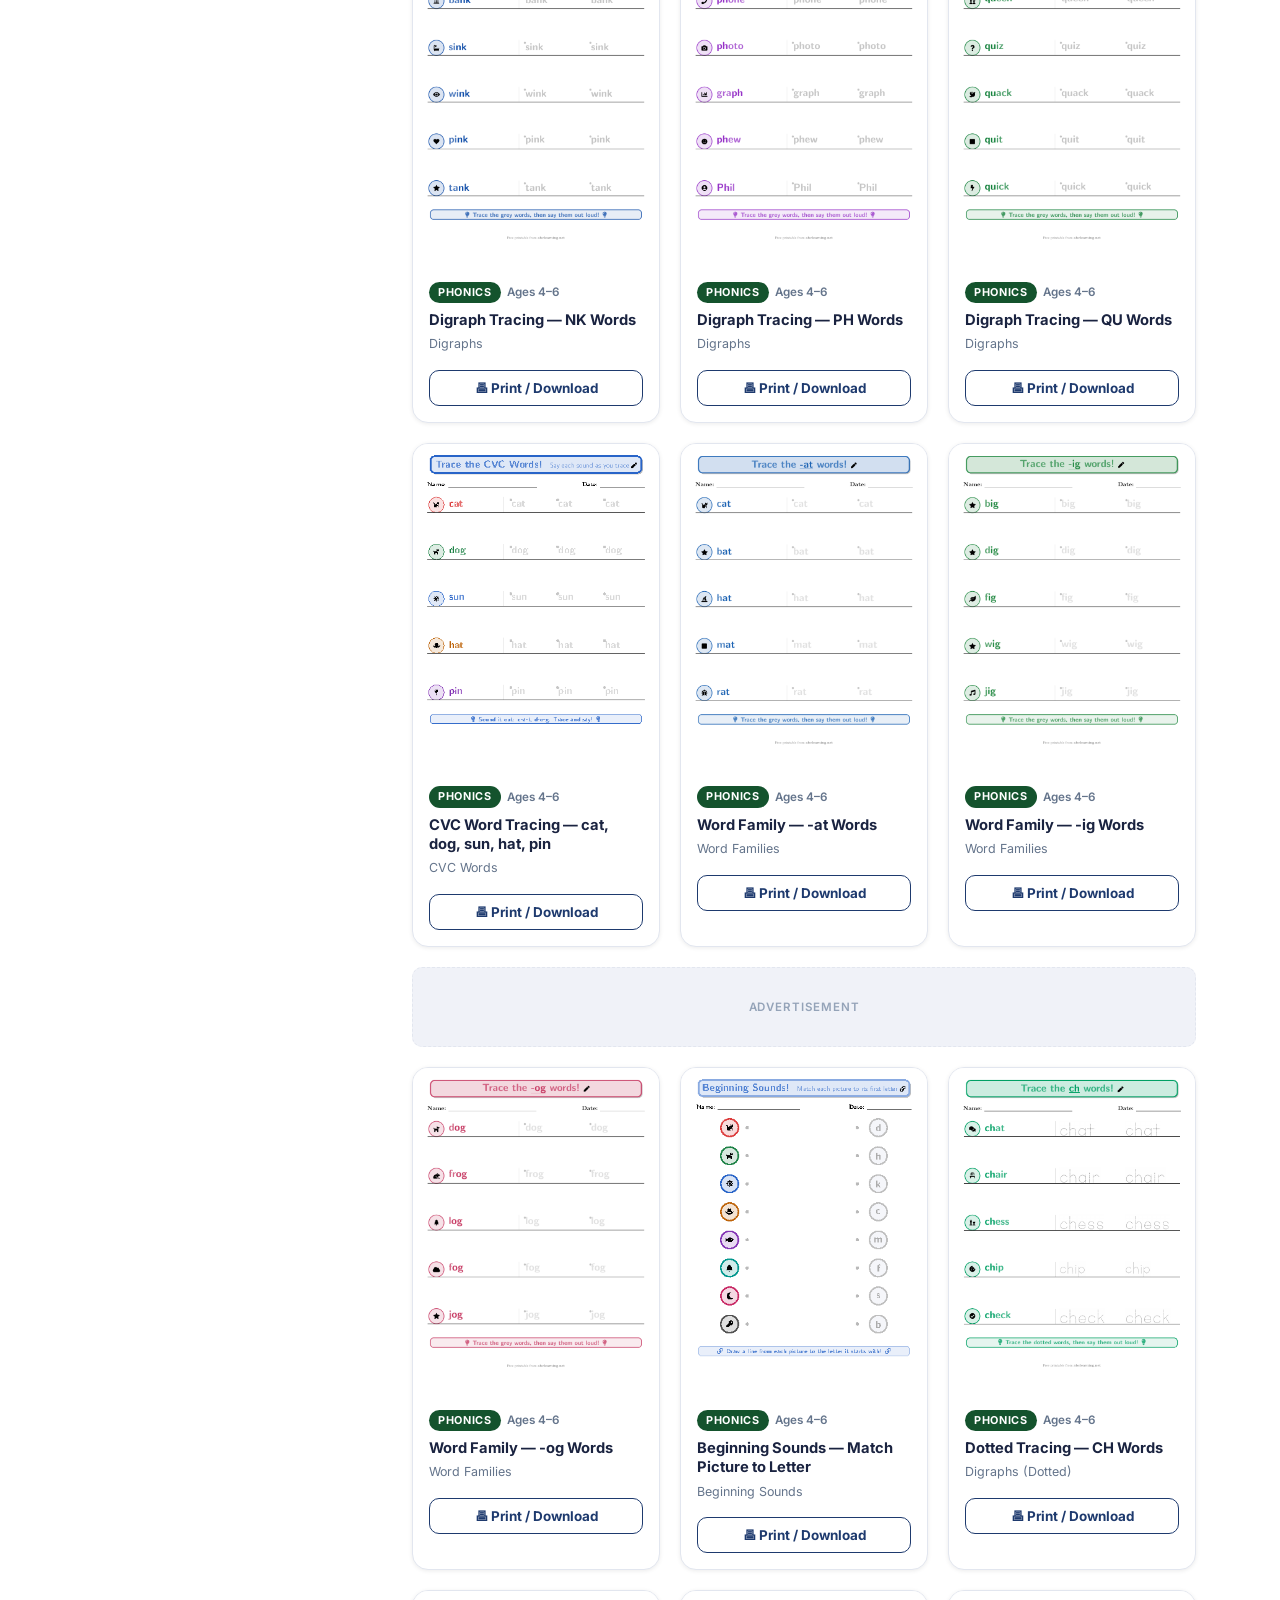
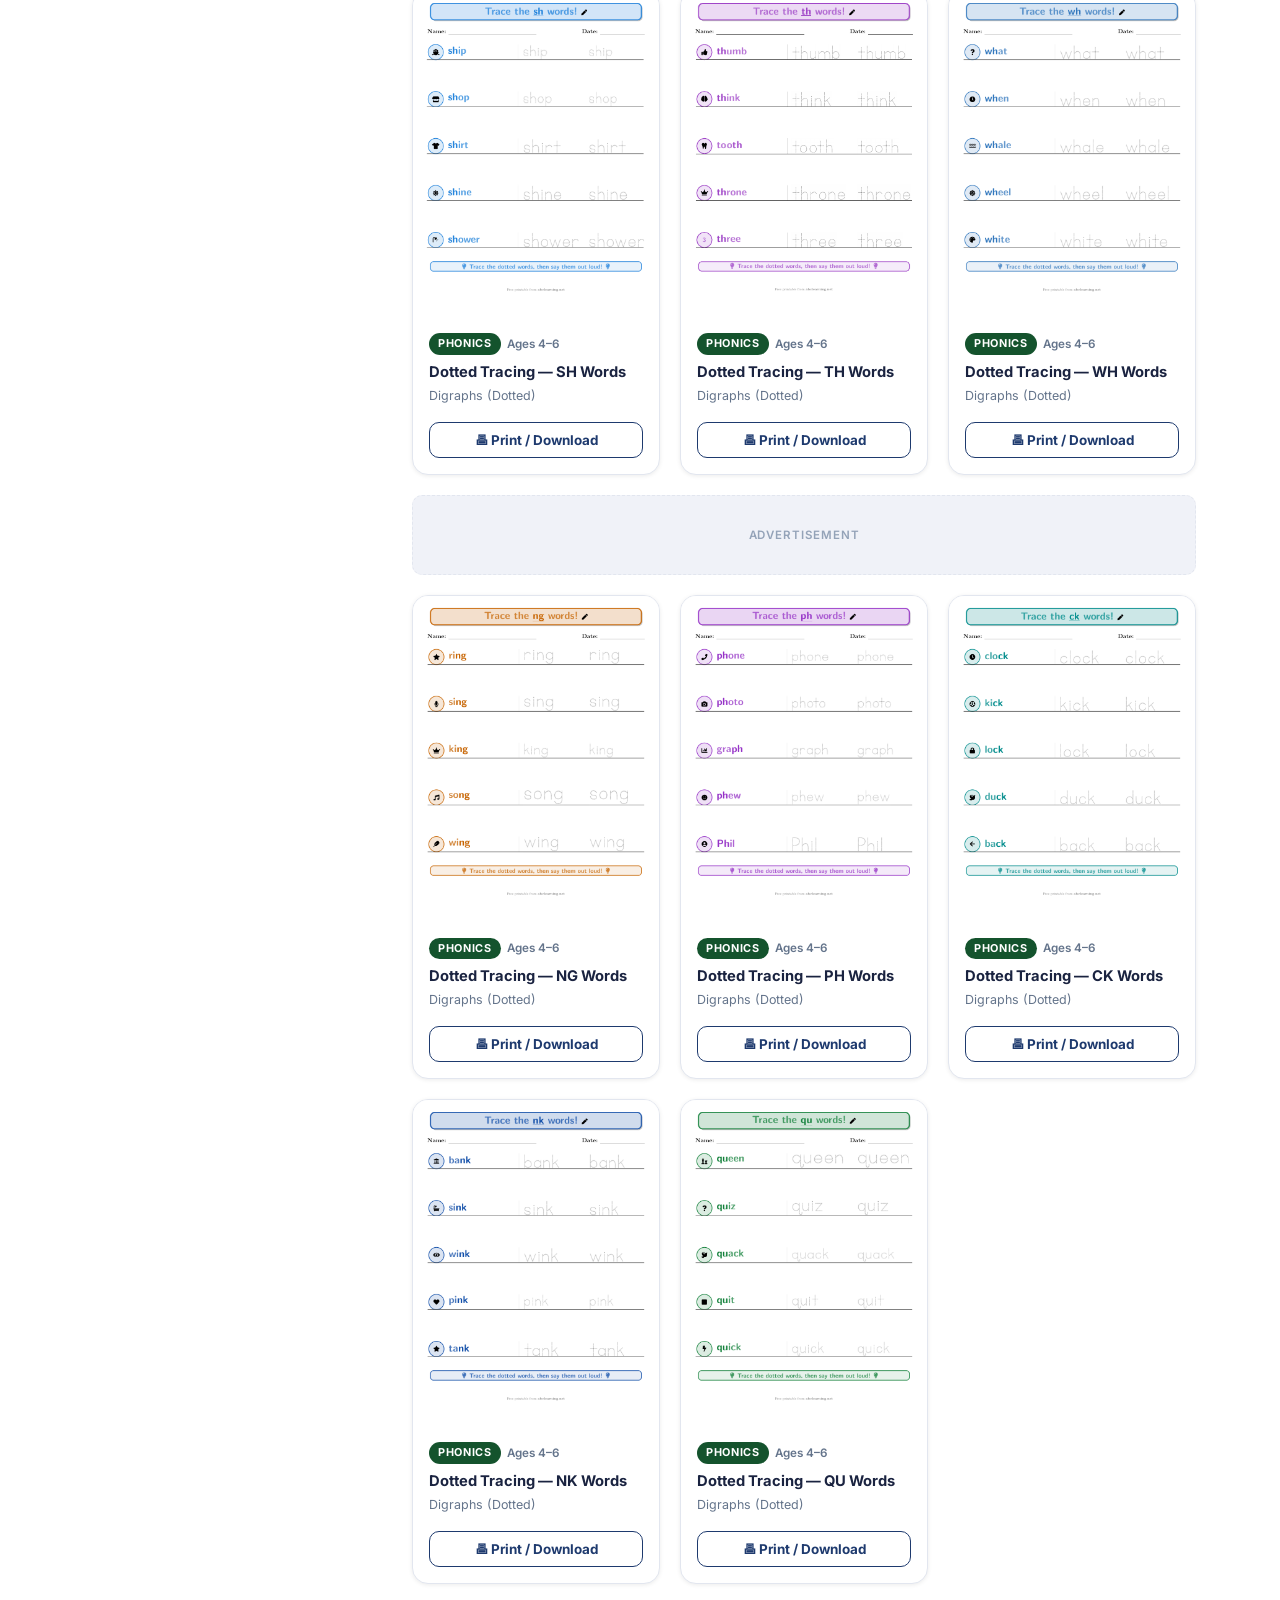
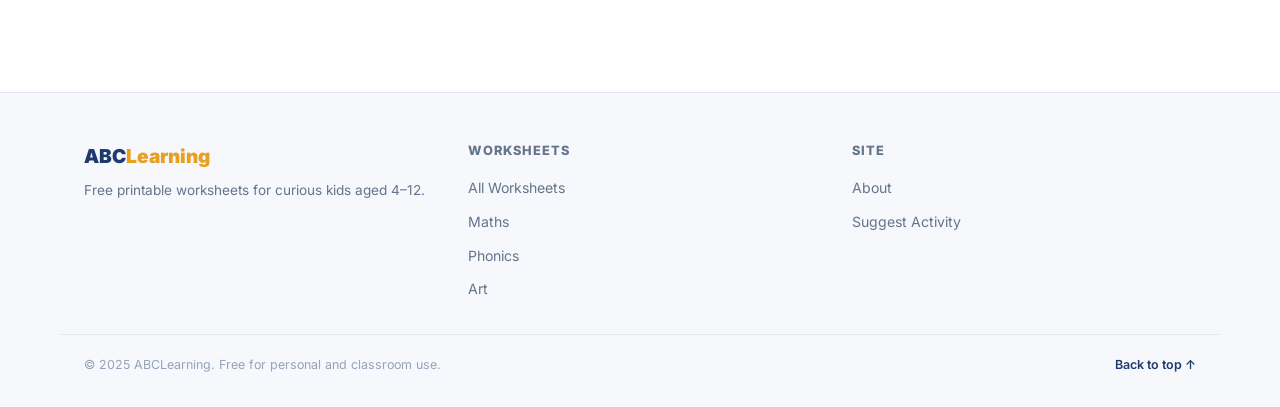
<file: phonics.html>
<!DOCTYPE html>
<html lang="en">
<head>
<!-- Google tag (gtag.js) -->
<script async src="https://www.googletagmanager.com/gtag/js?id=G-0MTFHDX1E8"></script>
<script>
  window.dataLayer = window.dataLayer || [];
  function gtag(){dataLayer.push(arguments);}
  gtag('js', new Date());
  gtag('config', 'G-0MTFHDX1E8');
</script>
  <meta charset="UTF-8">
  <meta name="viewport" content="width=device-width, initial-scale=1.0">
  <title>Phonics Worksheets — ABCLearning</title>
  <meta name="description" content="Free printable phonics worksheets for kids aged 4–6. Digraph tracing sheets for CH, SH and TH words. Print instantly.">
  <link rel="canonical" href="https://abclearning.net/phonics.html">
  <!-- link preview -->
  <meta property="og:title" content="Phonics Worksheets — ABCLearning">
  <meta property="og:description" content="Free printable phonics worksheets for kids aged 4–6. Digraph tracing sheets for CH, SH and TH words. Print instantly.">
  <meta property="og:url" content="https://abclearning.net/phonics.html">
  <meta property="og:type" content="website">
  <meta property="og:image" content="https://abclearning.net/og-image.png">
  <meta property="og:image:width" content="1200">
  <meta property="og:image:height" content="630">
  <meta name="twitter:card" content="summary_large_image">
  <!-- /link preview -->
  <link rel="preconnect" href="https://fonts.googleapis.com">
  <link rel="preconnect" href="https://fonts.gstatic.com" crossorigin>
  <link href="https://fonts.googleapis.com/css2?family=Inter:wght@400;500;600;700;800;900&display=swap" rel="stylesheet">
  <link rel="stylesheet" href="styles.css">
</head>
<body>

<div class="ad-zone ad-banner" aria-hidden="true"></div>

<nav id="site-nav">
  <div class="nav-inner">
    <a href="index.html" class="nav-brand">
      <span class="brand-abc">ABC</span><span class="brand-learning">Learning</span>
    </a>
    <div class="nav-links">
      <a href="index.html">Home</a>
      <a href="worksheets.html">All Worksheets</a>
      <a href="maths.html">Maths</a>
      <a href="phonics.html" class="active">Phonics</a>
      <a href="art.html">Art</a>
      <a href="about.html">About</a>
      <a href="suggest.html" class="nav-cta">Suggest Activity</a>
    </div>
    <button class="nav-toggle" aria-label="Open menu">
      <span></span><span></span><span></span>
    </button>
  </div>
</nav>

<div class="page-hero">
  <div class="page-hero-inner">
    <span class="page-hero-badge badge-phonics">&#128172; Phonics</span>
    <h1>Phonics Worksheets</h1>
    <p>Digraph word tracing for CH, SH and TH — children trace model words, then practise independently.</p>
  </div>
</div>

<section id="filter-bar" aria-label="Filter by age">
  <div class="filter-row">
    <div class="filter-group">
      <span class="filter-label">Age</span>
      <div class="filter-pills" id="age-filters">
        <button class="pill active" data-filter="age" data-value="all">All Ages</button>
        <button class="pill" data-filter="age" data-value="4">4–5</button>
        <button class="pill" data-filter="age" data-value="5">5–6</button>
        <button class="pill" data-filter="age" data-value="6">6–7</button>
      </div>
    </div>
    <span id="result-count" class="result-count" aria-live="polite"></span>
  </div>
</section>

<div id="page-layout">
  <aside class="ad-zone ad-sidebar" aria-hidden="true"></aside>
  <main id="card-grid-wrapper">
    <div id="card-grid" data-skill="Phonics" role="list" aria-label="Phonics worksheets"></div>
    <p id="no-results" class="no-results hidden">No Phonics worksheets match this age. Try "All Ages".</p>
  </main>
</div>

<footer id="site-footer">
  <div class="footer-inner">
    <div>
      <div class="footer-brand-name"><span class="brand-abc">ABC</span><span class="brand-learning">Learning</span></div>
      <p class="footer-tagline">Free printable worksheets for curious kids aged 4–12.</p>
    </div>
    <div class="footer-col">
      <h4>Worksheets</h4>
      <ul>
        <li><a href="worksheets.html">All Worksheets</a></li>
        <li><a href="maths.html">Maths</a></li>
        <li><a href="phonics.html">Phonics</a></li>
        <li><a href="art.html">Art</a></li>
      </ul>
    </div>
    <div class="footer-col">
      <h4>Site</h4>
      <ul>
        <li><a href="about.html">About</a></li>
        <li><a href="suggest.html">Suggest Activity</a></li>
      </ul>
    </div>
  </div>
  <div class="footer-bottom">
    <p>&copy; 2025 ABCLearning. Free for personal and classroom use.</p>
    <a href="#site-nav">Back to top &uarr;</a>
  </div>
</footer>

<script src="app.js"></script>
</body>
</html>
</file>
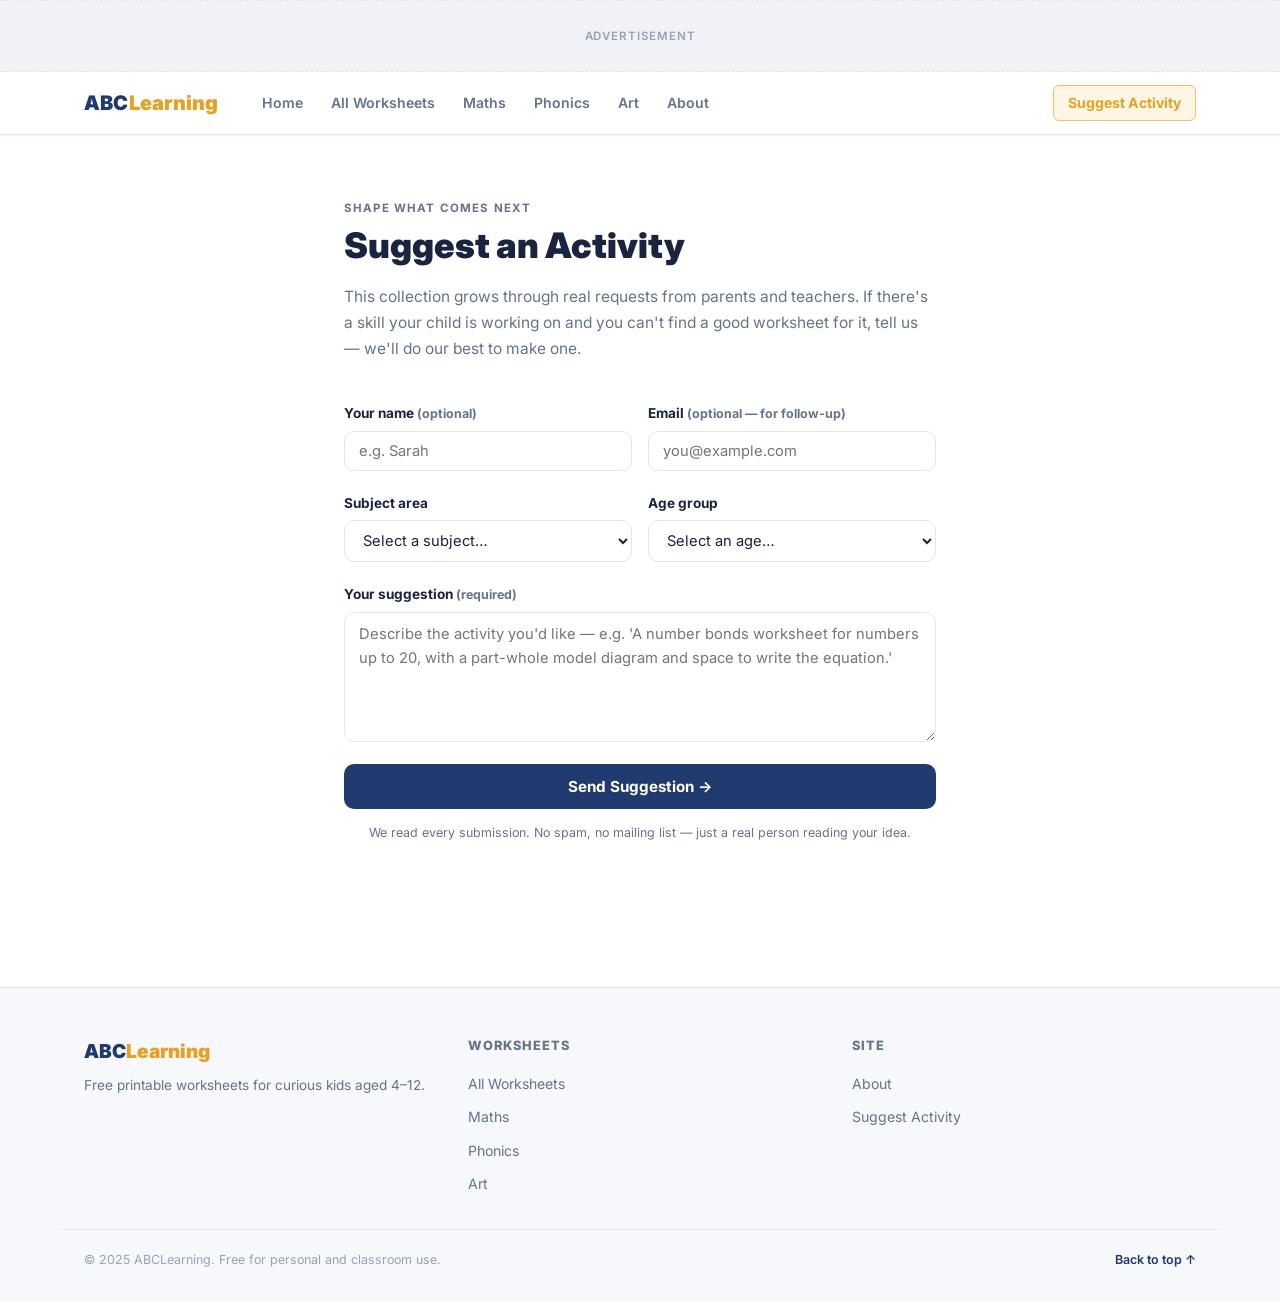
<file: suggest.html>
<!DOCTYPE html>
<html lang="en">
<head>
<!-- Google tag (gtag.js) -->
<script async src="https://www.googletagmanager.com/gtag/js?id=G-0MTFHDX1E8"></script>
<script>
  window.dataLayer = window.dataLayer || [];
  function gtag(){dataLayer.push(arguments);}
  gtag('js', new Date());
  gtag('config', 'G-0MTFHDX1E8');
</script>
  <meta charset="UTF-8">
  <meta name="viewport" content="width=device-width, initial-scale=1.0">
  <title>Suggest an Activity — ABCLearning</title>
  <meta name="description" content="Have an idea for a worksheet? Tell us what your child or class needs and we'll try to make it.">
  <link rel="canonical" href="https://abclearning.net/suggest.html">
  <!-- link preview -->
  <meta property="og:title" content="Suggest an Activity — ABCLearning">
  <meta property="og:description" content="Have an idea for a worksheet? Tell us what your child or class needs and we'll try to make it.">
  <meta property="og:url" content="https://abclearning.net/suggest.html">
  <meta property="og:type" content="website">
  <meta property="og:image" content="https://abclearning.net/og-image.png">
  <meta property="og:image:width" content="1200">
  <meta property="og:image:height" content="630">
  <meta name="twitter:card" content="summary_large_image">
  <!-- /link preview -->
  <link rel="preconnect" href="https://fonts.googleapis.com">
  <link rel="preconnect" href="https://fonts.gstatic.com" crossorigin>
  <link href="https://fonts.googleapis.com/css2?family=Inter:wght@400;500;600;700;800;900&display=swap" rel="stylesheet">
  <link rel="stylesheet" href="styles.css">
</head>
<body>

<div class="ad-zone ad-banner" aria-hidden="true"></div>

<nav id="site-nav">
  <div class="nav-inner">
    <a href="index.html" class="nav-brand">
      <span class="brand-abc">ABC</span><span class="brand-learning">Learning</span>
    </a>
    <div class="nav-links">
      <a href="index.html">Home</a>
      <a href="worksheets.html">All Worksheets</a>
      <a href="maths.html">Maths</a>
      <a href="phonics.html">Phonics</a>
      <a href="art.html">Art</a>
      <a href="about.html">About</a>
      <a href="suggest.html" class="nav-cta active">Suggest Activity</a>
    </div>
    <button class="nav-toggle" aria-label="Open menu">
      <span></span><span></span><span></span>
    </button>
  </div>
</nav>

<div class="suggest-layout">

  <p class="section-label">Shape what comes next</p>
  <h1>Suggest an Activity</h1>
  <p class="lead">
    This collection grows through real requests from parents and teachers. If there's a skill your child is working on and you can't find a good worksheet for it, tell us — we'll do our best to make one.
  </p>

  <!-- Netlify Forms: the data-netlify attribute handles submission automatically -->
  <form name="suggest" method="POST" data-netlify="true" data-netlify-honeypot="bot-field" id="suggest-form">
    <input type="hidden" name="form-name" value="suggest">

    <!-- Honeypot — hidden from humans, catches bots -->
    <div style="display:none;">
      <label>Don't fill this out: <input name="bot-field"></label>
    </div>

    <div class="form-row">
      <div class="form-group">
        <label for="name">Your name <span>(optional)</span></label>
        <input type="text" id="name" name="name" placeholder="e.g. Sarah">
      </div>
      <div class="form-group">
        <label for="email">Email <span>(optional — for follow-up)</span></label>
        <input type="email" id="email" name="email" placeholder="you@example.com">
      </div>
    </div>

    <div class="form-row">
      <div class="form-group">
        <label for="subject">Subject area</label>
        <select id="subject" name="subject">
          <option value="">Select a subject…</option>
          <option>Maths</option>
          <option>Phonics</option>
          <option>Reading</option>
          <option>Writing / Handwriting</option>
          <option>Art / Colouring</option>
          <option>Other</option>
        </select>
      </div>
      <div class="form-group">
        <label for="age">Age group</label>
        <select id="age" name="age">
          <option value="">Select an age…</option>
          <option>Ages 4–5</option>
          <option>Ages 5–6</option>
          <option>Ages 6–7</option>
          <option>Ages 7–8</option>
          <option>Ages 8–9</option>
          <option>Ages 9–10</option>
          <option>Ages 10–11</option>
          <option>Ages 11–12</option>
        </select>
      </div>
    </div>

    <div class="form-group">
      <label for="suggestion">Your suggestion <span>(required)</span></label>
      <textarea id="suggestion" name="suggestion" required
        placeholder="Describe the activity you'd like — e.g. 'A number bonds worksheet for numbers up to 20, with a part-whole model diagram and space to write the equation.'"></textarea>
    </div>

    <button type="submit" class="submit-btn">Send Suggestion &rarr;</button>
    <p class="form-note">We read every submission. No spam, no mailing list — just a real person reading your idea.</p>
  </form>

  <!-- Success state (shown by Netlify after redirect, or via JS) -->
  <div class="form-success" id="form-success">
    <div style="font-size:2.5rem; margin-bottom:16px;">&#10003;</div>
    <h2>Thanks for the suggestion!</h2>
    <p>We'll review it and add it to the list. If you left an email we'll let you know when it's live.</p>
    <div style="margin-top:28px;">
      <a href="worksheets.html" class="btn btn-primary" style="display:inline-flex;">Back to Worksheets</a>
    </div>
  </div>

</div>

<footer id="site-footer">
  <div class="footer-inner">
    <div>
      <div class="footer-brand-name"><span class="brand-abc">ABC</span><span class="brand-learning">Learning</span></div>
      <p class="footer-tagline">Free printable worksheets for curious kids aged 4–12.</p>
    </div>
    <div class="footer-col">
      <h4>Worksheets</h4>
      <ul>
        <li><a href="worksheets.html">All Worksheets</a></li>
        <li><a href="maths.html">Maths</a></li>
        <li><a href="phonics.html">Phonics</a></li>
        <li><a href="art.html">Art</a></li>
      </ul>
    </div>
    <div class="footer-col">
      <h4>Site</h4>
      <ul>
        <li><a href="about.html">About</a></li>
        <li><a href="suggest.html">Suggest Activity</a></li>
      </ul>
    </div>
  </div>
  <div class="footer-bottom">
    <p>&copy; 2025 ABCLearning. Free for personal and classroom use.</p>
    <a href="#site-nav">Back to top &uarr;</a>
  </div>
</footer>

<script src="app.js"></script>
</body>
</html>
</file>
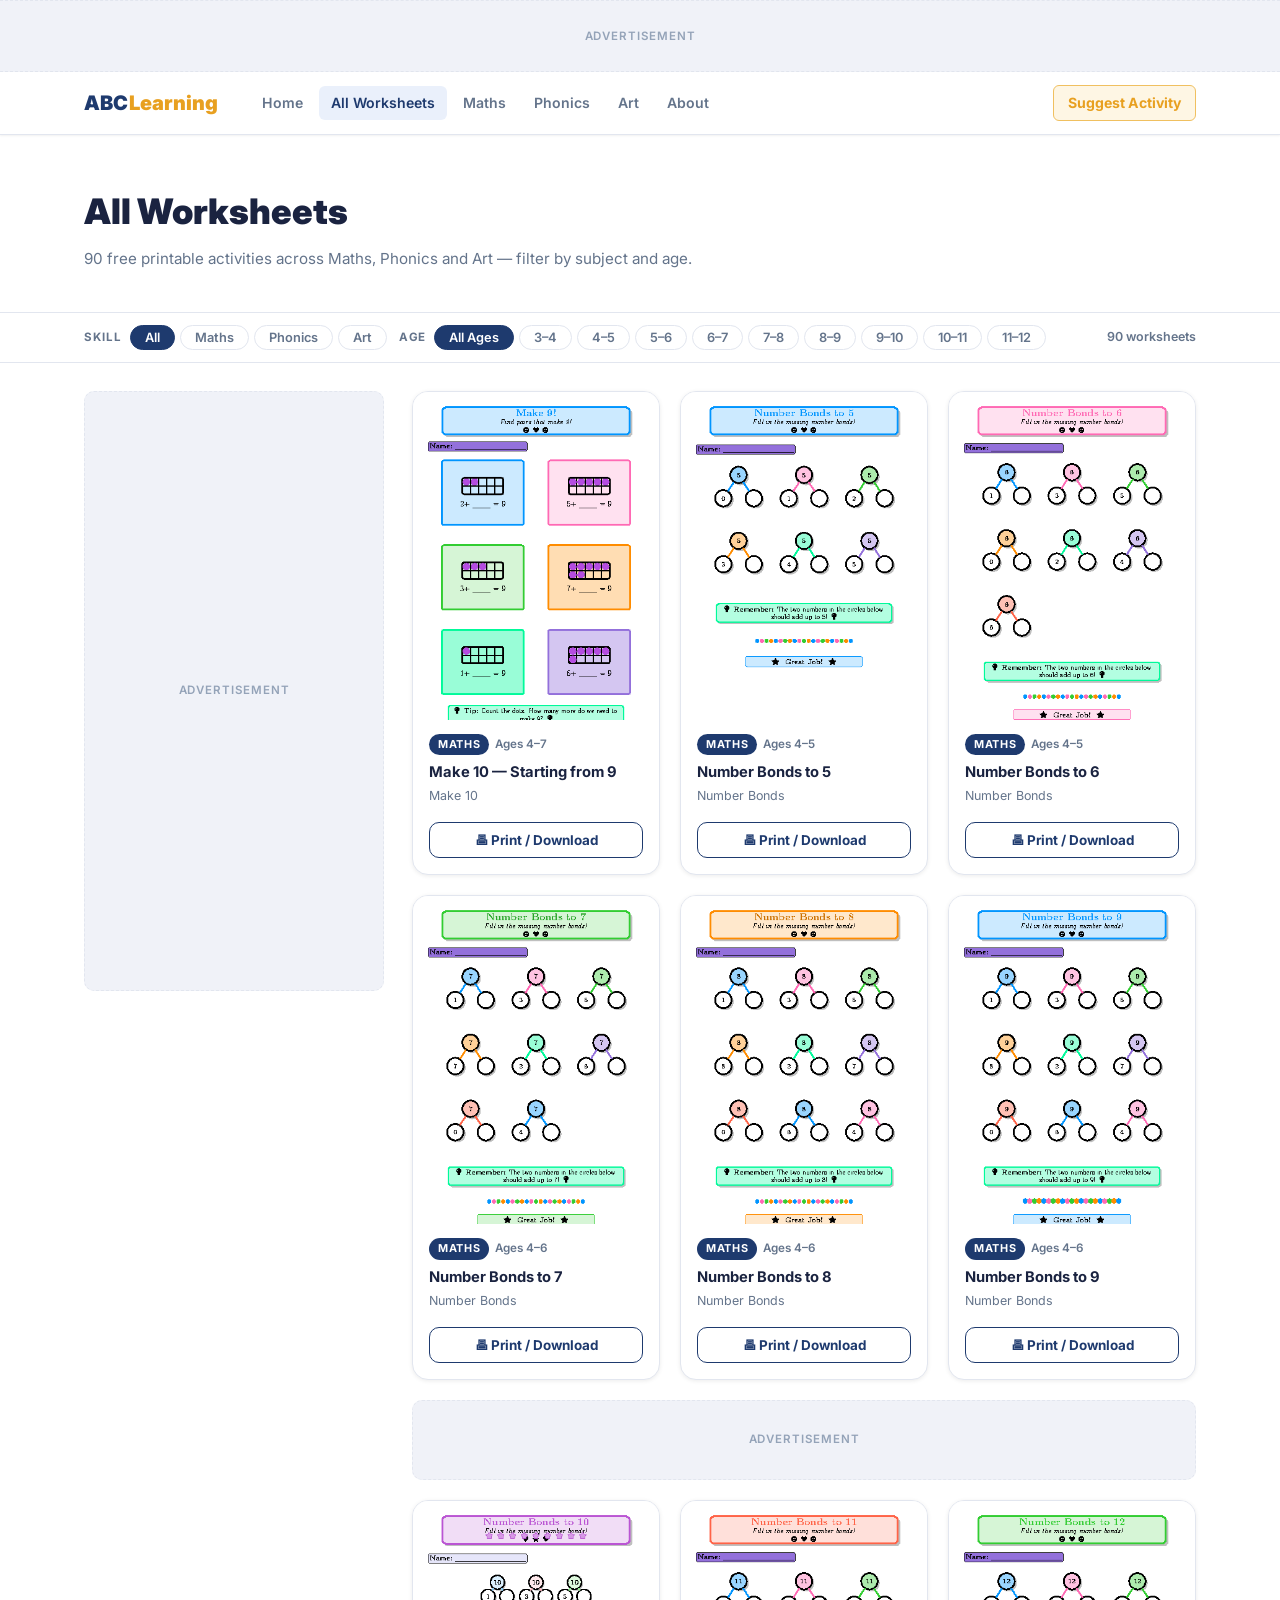
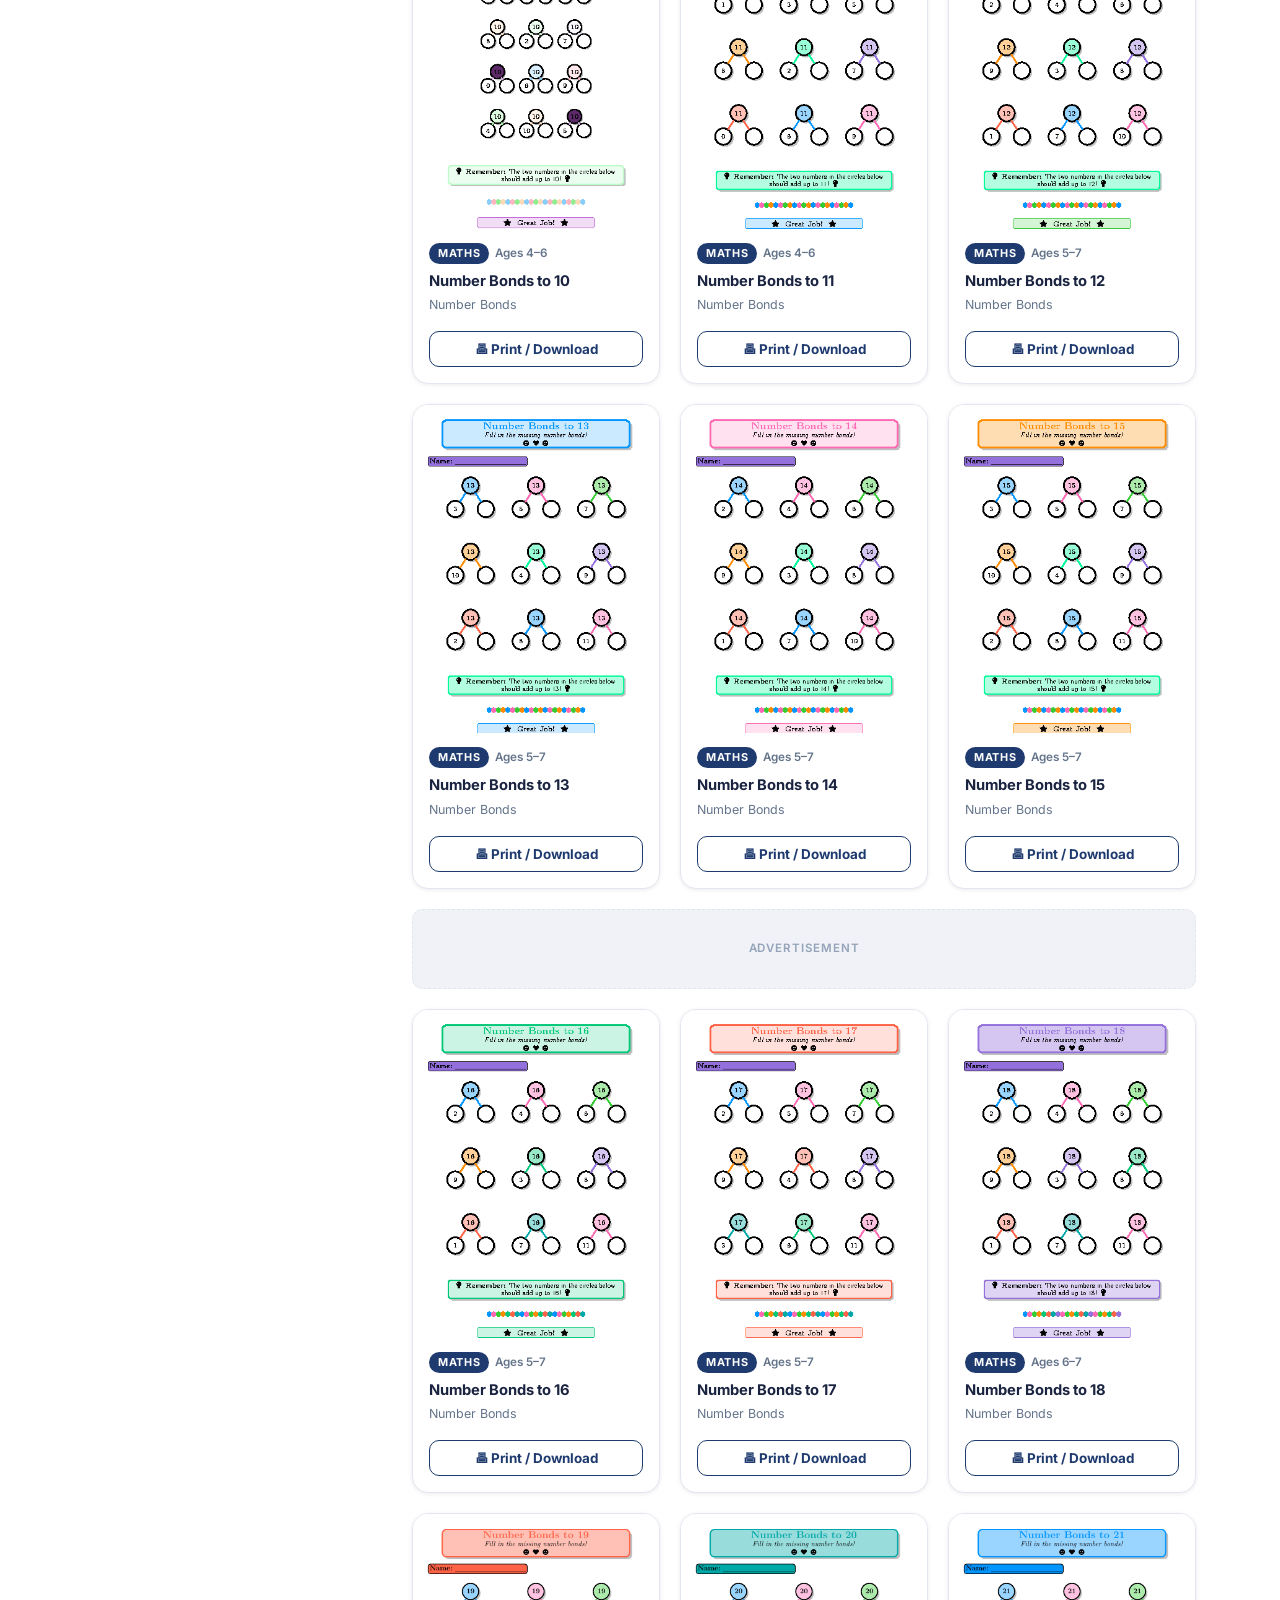
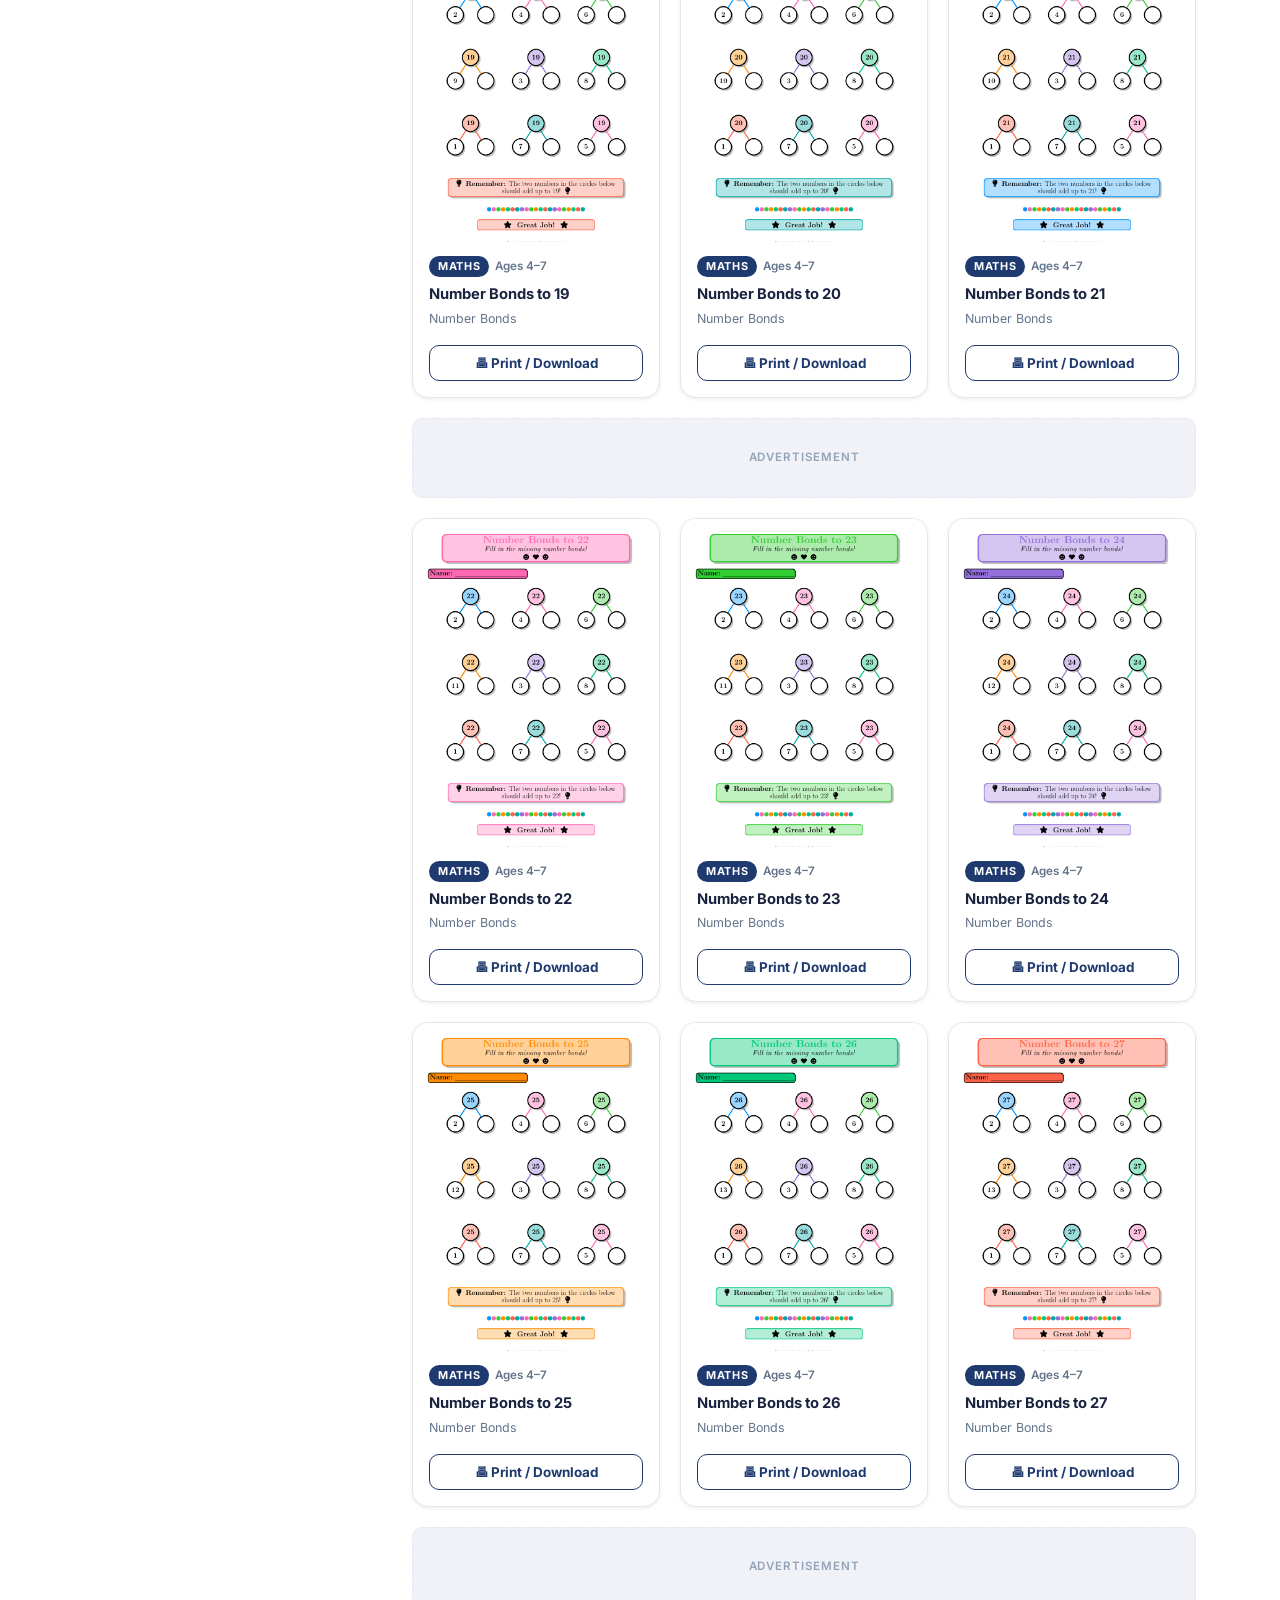
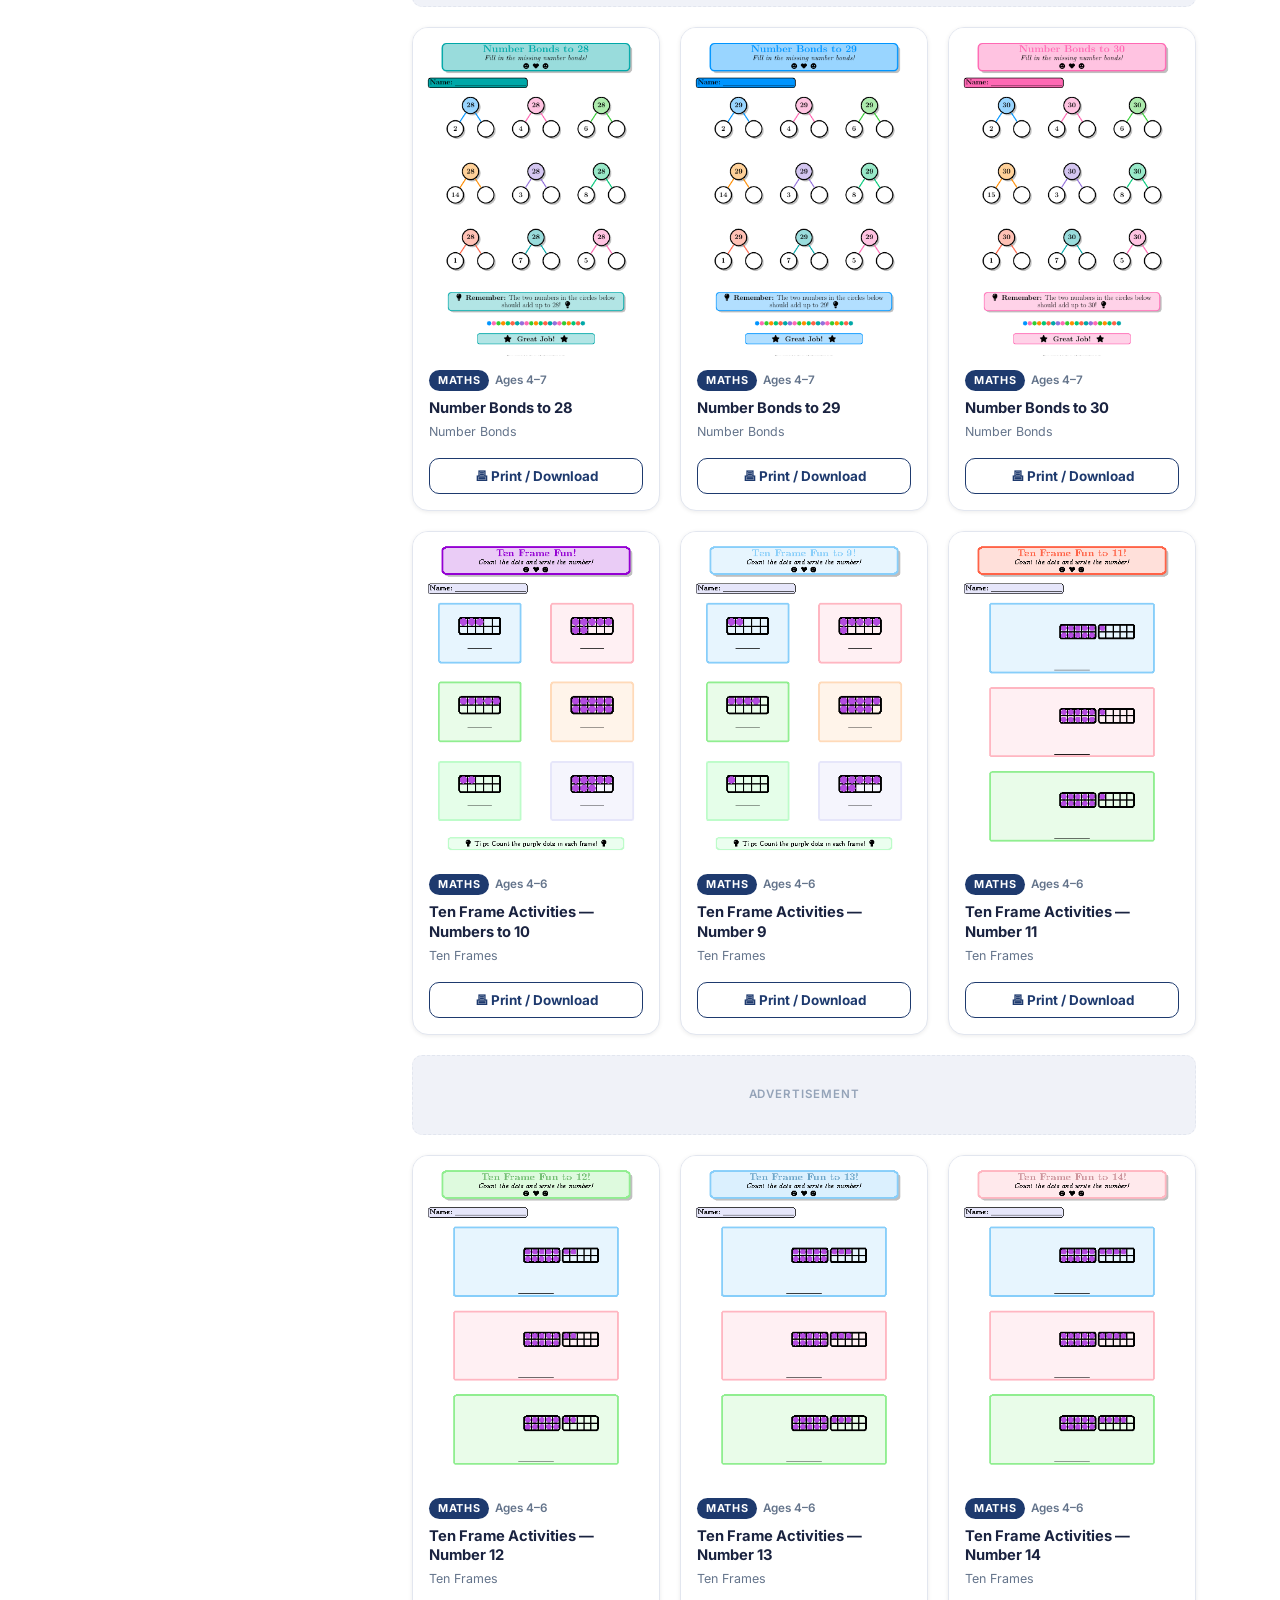
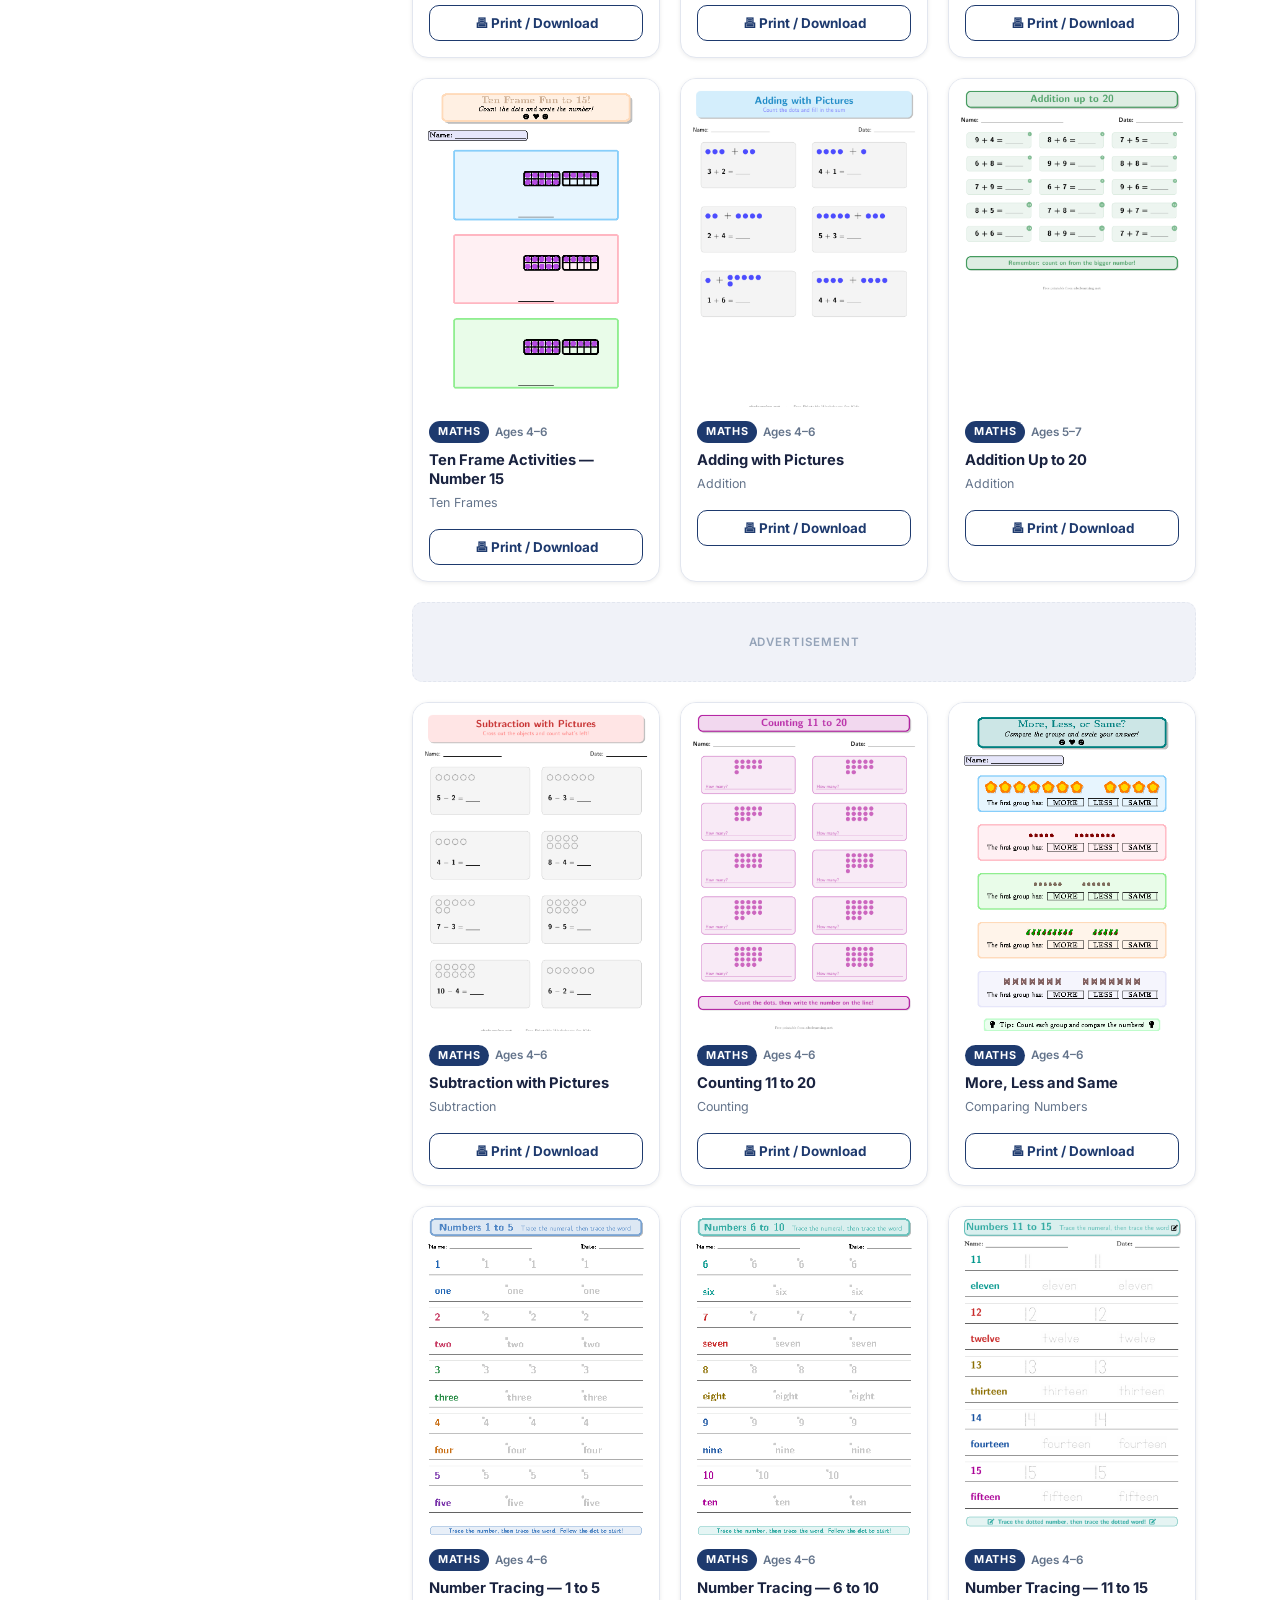
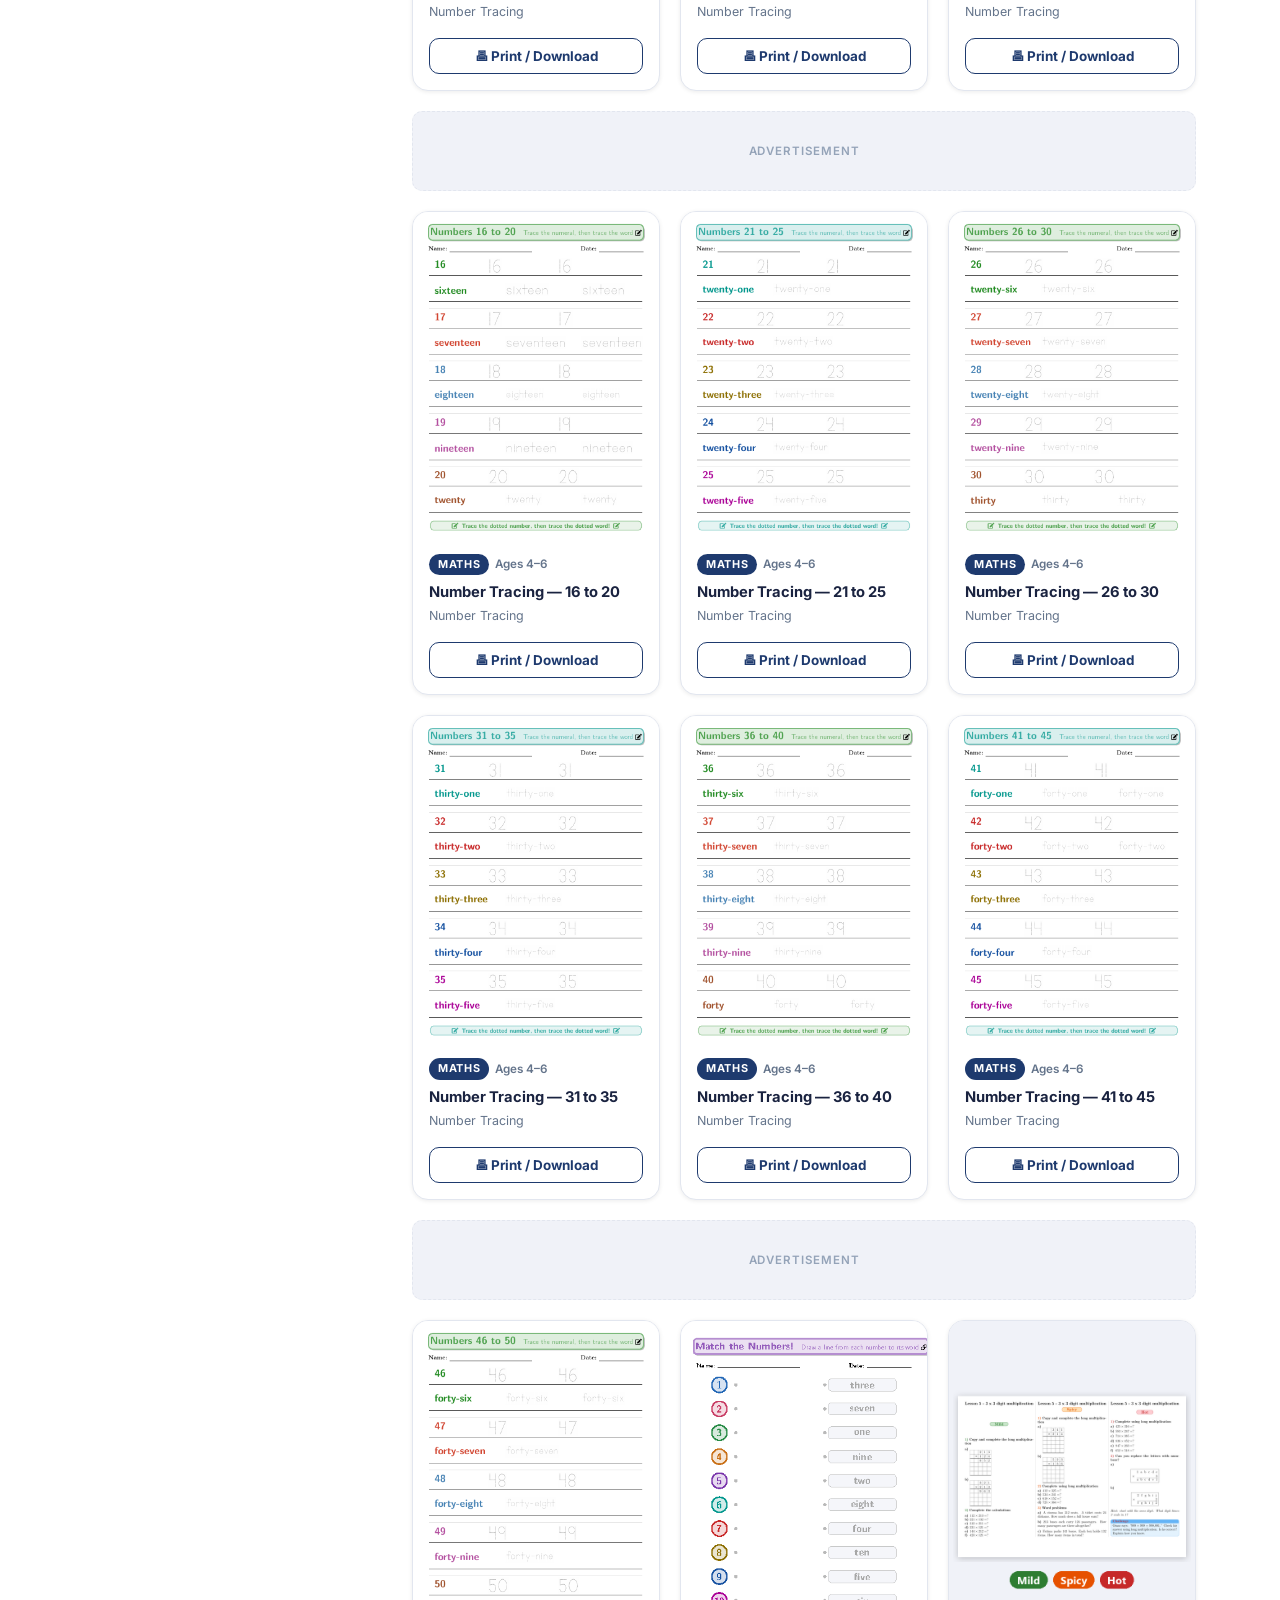
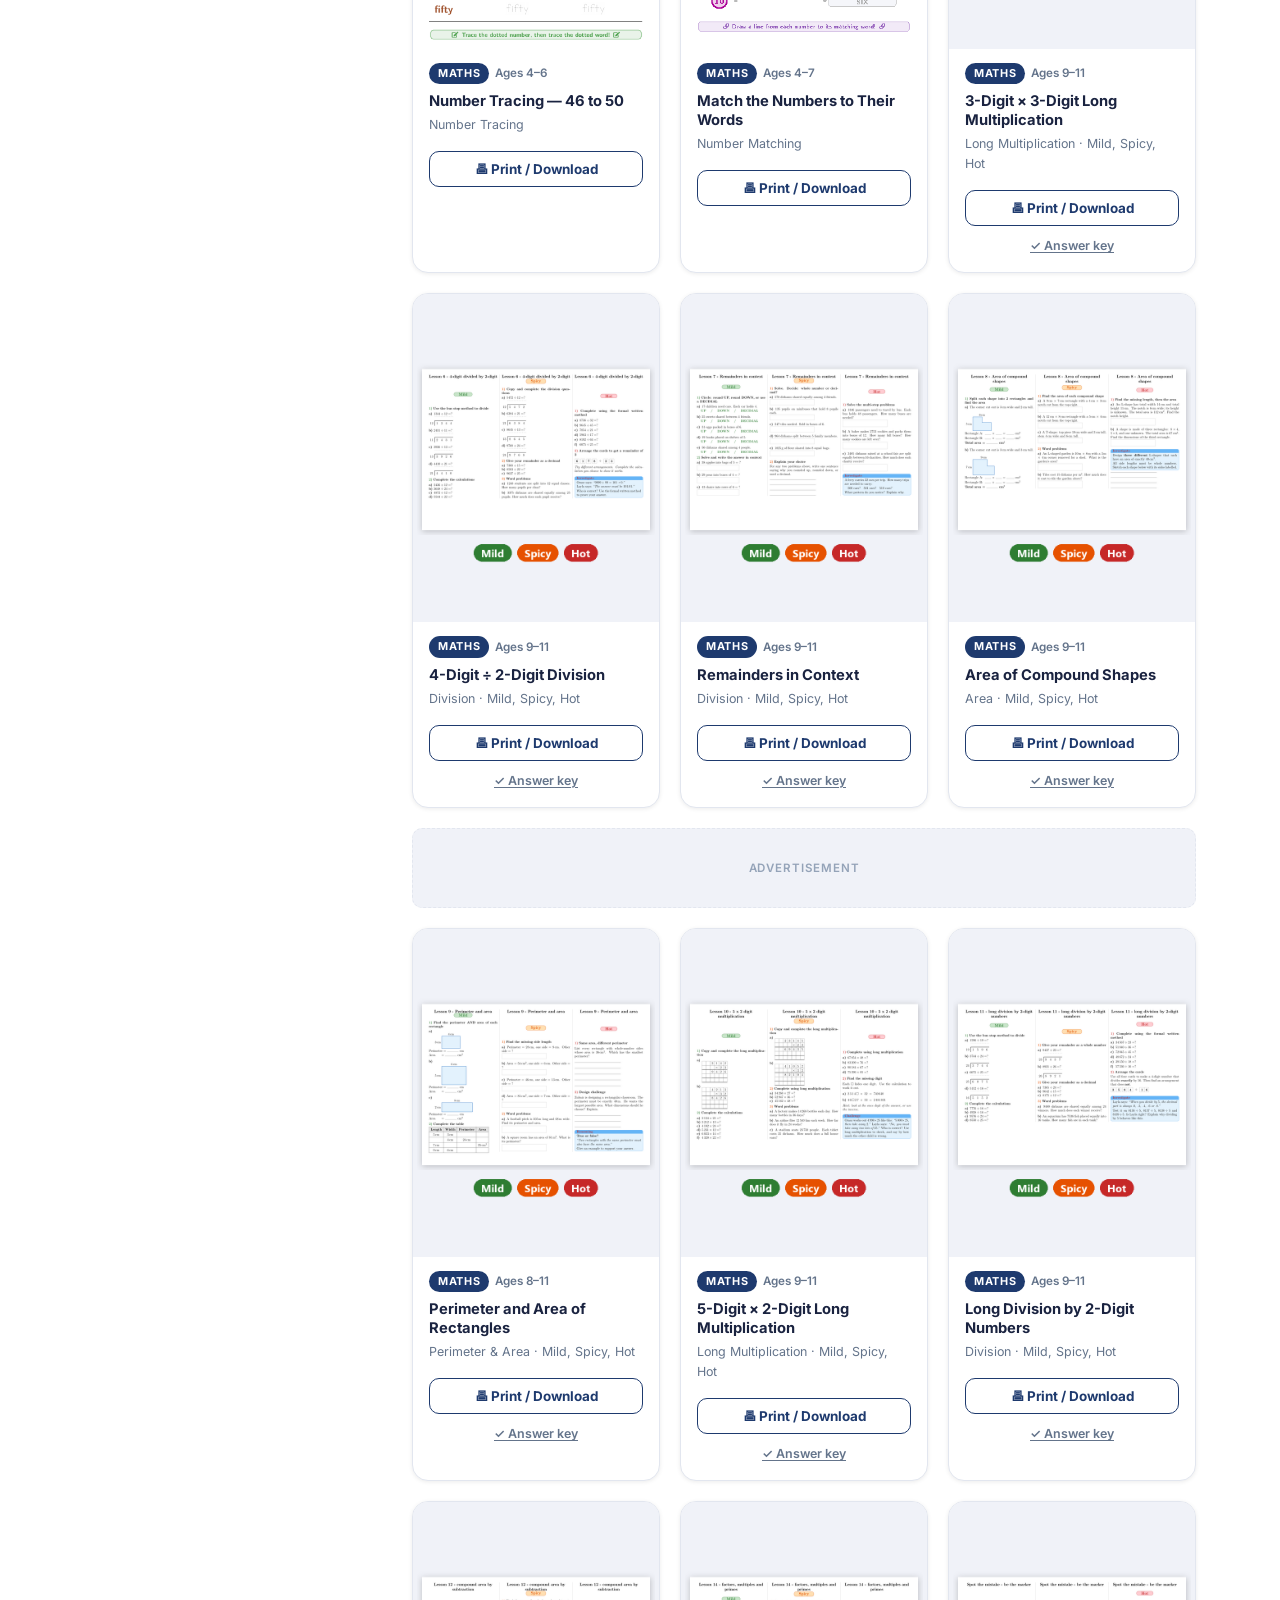
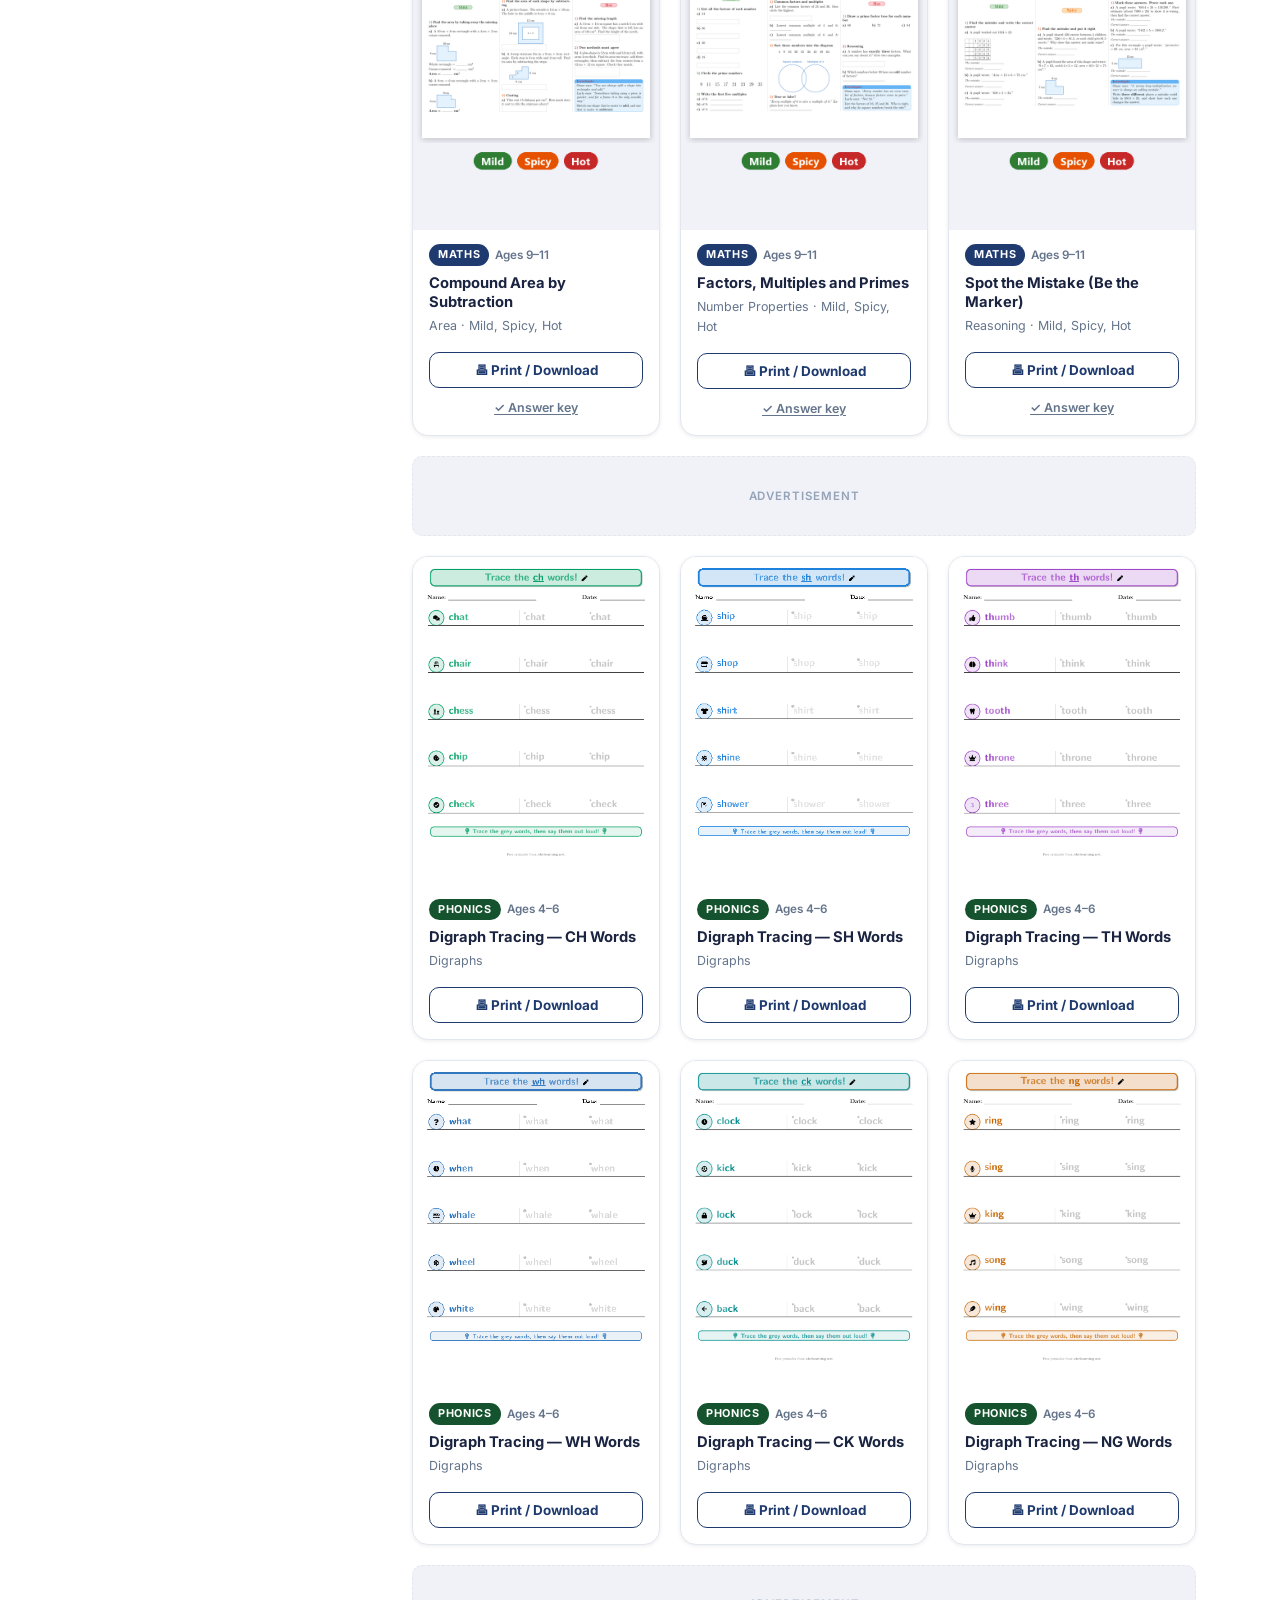
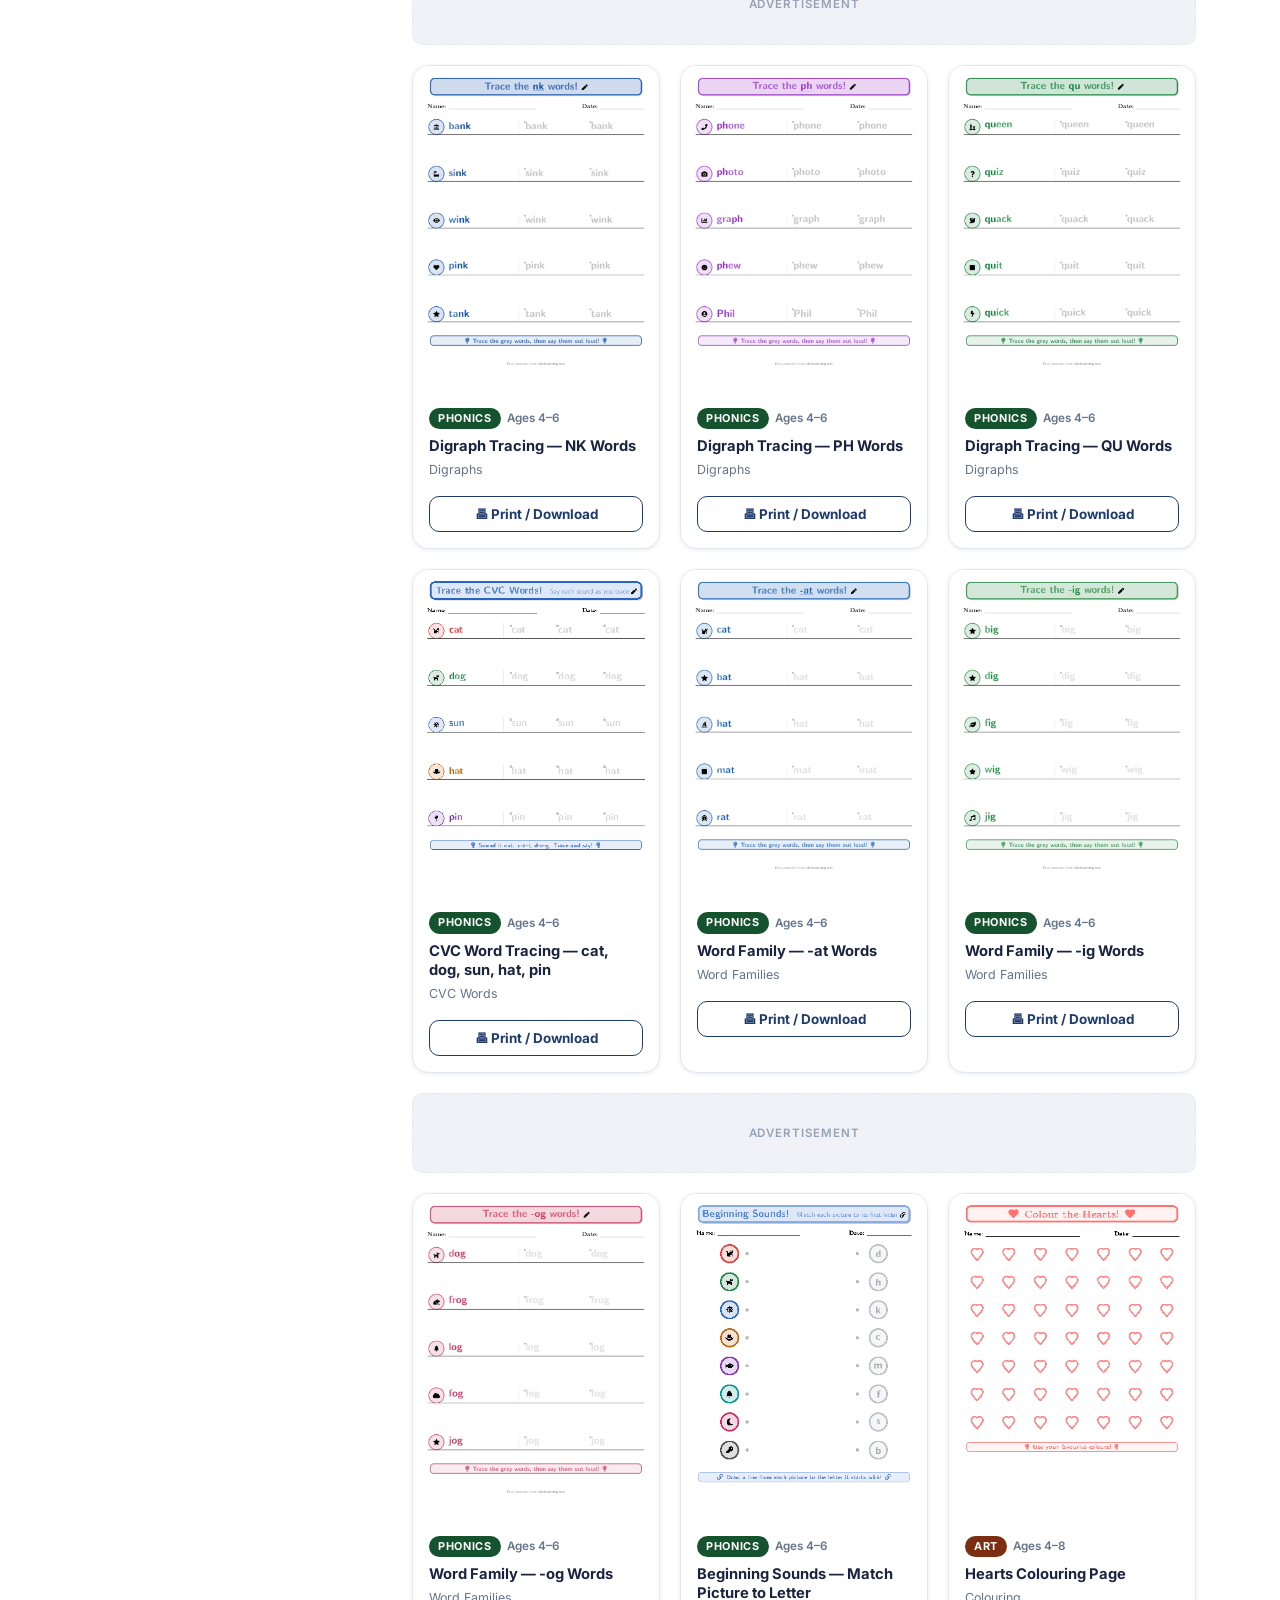
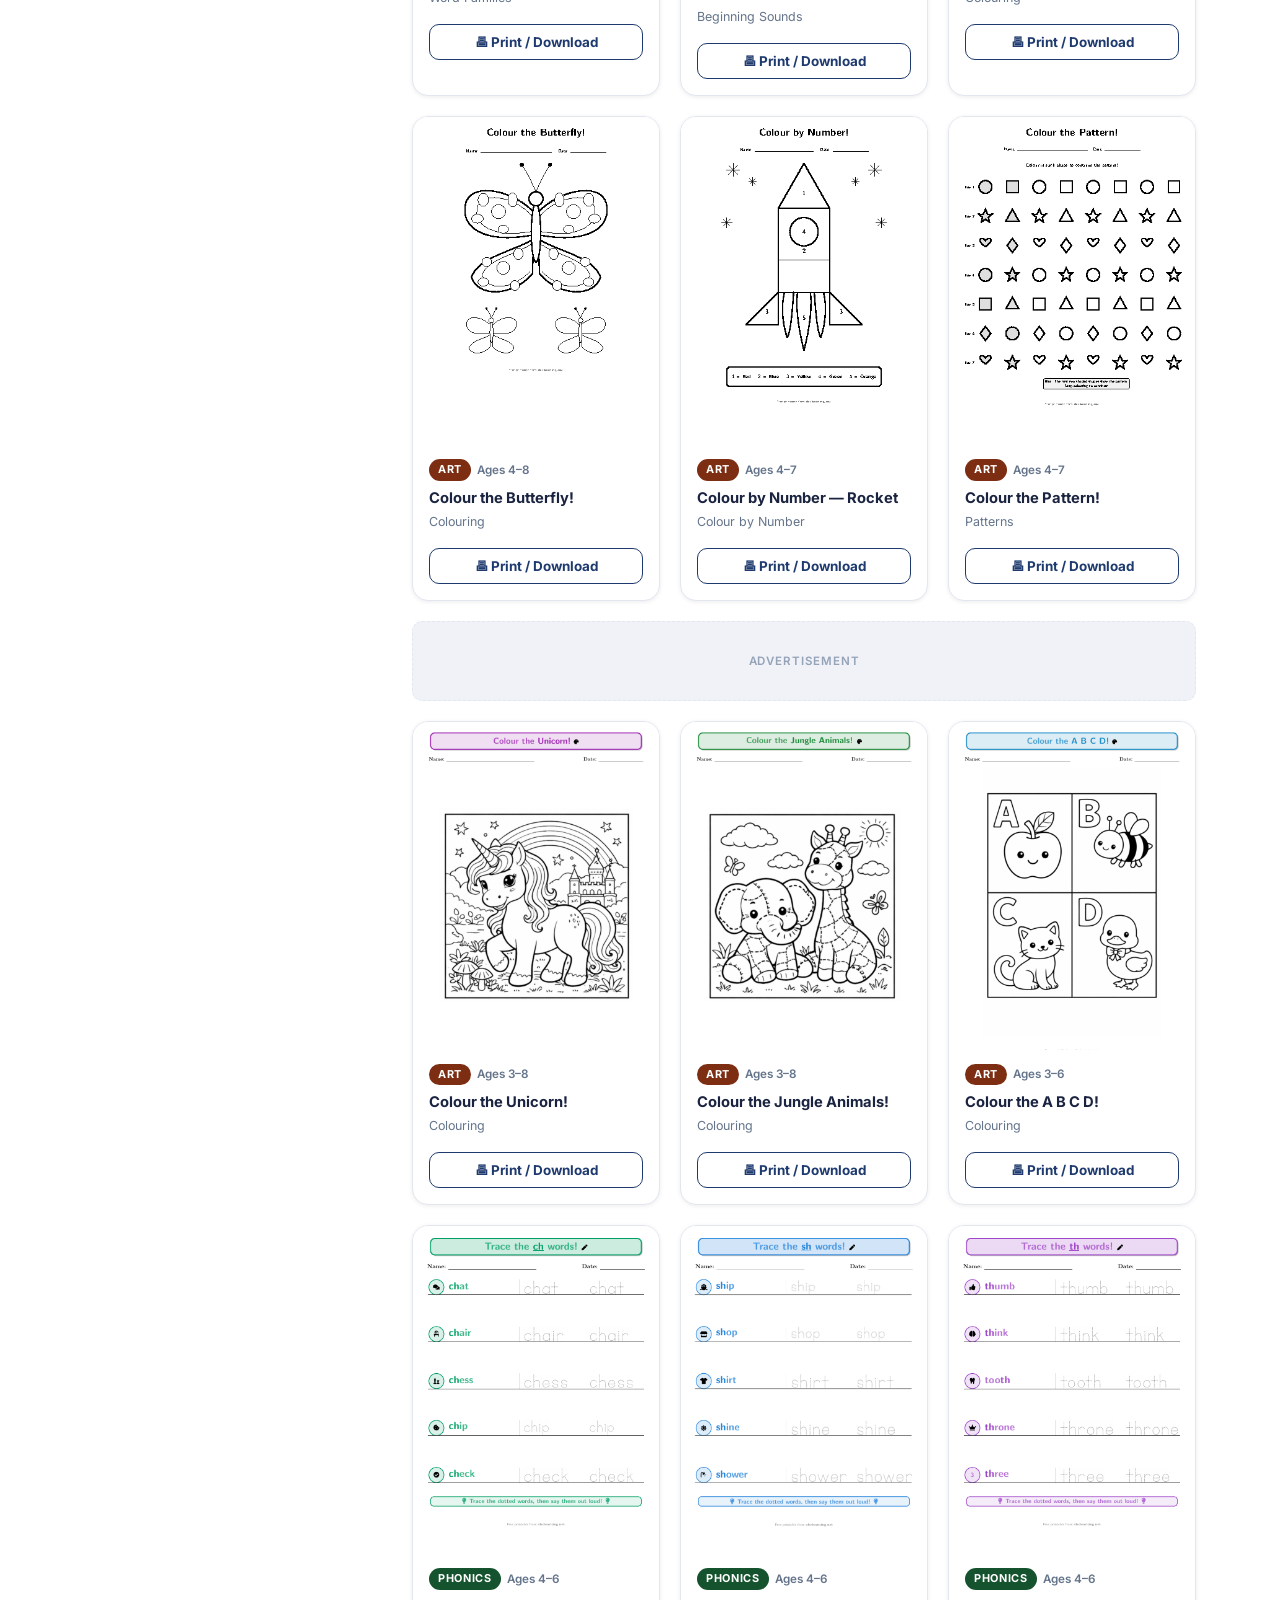
<file: worksheets.html>
<!DOCTYPE html>
<html lang="en">
<head>
<!-- Google tag (gtag.js) -->
<script async src="https://www.googletagmanager.com/gtag/js?id=G-0MTFHDX1E8"></script>
<script>
  window.dataLayer = window.dataLayer || [];
  function gtag(){dataLayer.push(arguments);}
  gtag('js', new Date());
  gtag('config', 'G-0MTFHDX1E8');
</script>
  <meta charset="UTF-8">
  <meta name="viewport" content="width=device-width, initial-scale=1.0">
  <title>All Worksheets — ABCLearning</title>
  <meta name="description" content="Browse all 90 free printable worksheets. Filter by subject (Maths, Phonics, Art) and age group. Print instantly, no login required.">
  <link rel="canonical" href="https://abclearning.net/worksheets.html">
  <!-- link preview -->
  <meta property="og:title" content="All Worksheets — ABCLearning">
  <meta property="og:description" content="Browse all 90 free printable worksheets. Filter by subject (Maths, Phonics, Art) and age group. Print instantly, no login required.">
  <meta property="og:url" content="https://abclearning.net/worksheets.html">
  <meta property="og:type" content="website">
  <meta property="og:image" content="https://abclearning.net/og-image.png">
  <meta property="og:image:width" content="1200">
  <meta property="og:image:height" content="630">
  <meta name="twitter:card" content="summary_large_image">
  <!-- /link preview -->
  <link rel="preconnect" href="https://fonts.googleapis.com">
  <link rel="preconnect" href="https://fonts.gstatic.com" crossorigin>
  <link href="https://fonts.googleapis.com/css2?family=Inter:wght@400;500;600;700;800;900&display=swap" rel="stylesheet">
  <link rel="stylesheet" href="styles.css">
</head>
<body>

<div class="ad-zone ad-banner" aria-hidden="true"></div>

<nav id="site-nav">
  <div class="nav-inner">
    <a href="index.html" class="nav-brand">
      <span class="brand-abc">ABC</span><span class="brand-learning">Learning</span>
    </a>
    <div class="nav-links">
      <a href="index.html">Home</a>
      <a href="worksheets.html" class="active">All Worksheets</a>
      <a href="maths.html">Maths</a>
      <a href="phonics.html">Phonics</a>
      <a href="art.html">Art</a>
      <a href="about.html">About</a>
      <a href="suggest.html" class="nav-cta">Suggest Activity</a>
    </div>
    <button class="nav-toggle" aria-label="Open menu">
      <span></span><span></span><span></span>
    </button>
  </div>
</nav>

<div class="page-hero">
  <div class="page-hero-inner">
    <h1>All Worksheets</h1>
    <p><span data-count="all">90</span> free printable activities across Maths, Phonics and Art — filter by subject and age.</p>
  </div>
</div>

<section id="filter-bar" aria-label="Filter worksheets">
  <div class="filter-row">
    <div class="filter-group">
      <span class="filter-label">Skill</span>
      <div class="filter-pills" id="skill-filters">
        <button class="pill active"        data-filter="skill" data-value="all">All</button>
        <button class="pill pill-maths"    data-filter="skill" data-value="Maths">Maths</button>
        <button class="pill pill-phonics"  data-filter="skill" data-value="Phonics">Phonics</button>
        <button class="pill pill-art"      data-filter="skill" data-value="Art">Art</button>
      </div>
    </div>
    <div class="filter-group">
      <span class="filter-label">Age</span>
      <div class="filter-pills" id="age-filters">
        <button class="pill active" data-filter="age" data-value="all">All Ages</button>
        <button class="pill" data-filter="age" data-value="3">3–4</button>
        <button class="pill" data-filter="age" data-value="4">4–5</button>
        <button class="pill" data-filter="age" data-value="5">5–6</button>
        <button class="pill" data-filter="age" data-value="6">6–7</button>
        <button class="pill" data-filter="age" data-value="7">7–8</button>
        <button class="pill" data-filter="age" data-value="8">8–9</button>
        <button class="pill" data-filter="age" data-value="9">9–10</button>
        <button class="pill" data-filter="age" data-value="10">10–11</button>
        <button class="pill" data-filter="age" data-value="11">11–12</button>
      </div>
    </div>
    <span id="result-count" class="result-count" aria-live="polite"></span>
  </div>
</section>

<div id="page-layout">
  <aside class="ad-zone ad-sidebar" aria-hidden="true"></aside>
  <main id="card-grid-wrapper">
    <div id="card-grid" role="list" aria-label="Worksheet collection"></div>
    <p id="no-results" class="no-results hidden">No worksheets match your filters. Try "All" or a different age.</p>
  </main>
</div>

<footer id="site-footer">
  <div class="footer-inner">
    <div>
      <div class="footer-brand-name"><span class="brand-abc">ABC</span><span class="brand-learning">Learning</span></div>
      <p class="footer-tagline">Free printable worksheets for curious kids aged 4–12.</p>
    </div>
    <div class="footer-col">
      <h4>Worksheets</h4>
      <ul>
        <li><a href="worksheets.html">All Worksheets</a></li>
        <li><a href="maths.html">Maths</a></li>
        <li><a href="phonics.html">Phonics</a></li>
        <li><a href="art.html">Art</a></li>
      </ul>
    </div>
    <div class="footer-col">
      <h4>Site</h4>
      <ul>
        <li><a href="about.html">About</a></li>
        <li><a href="suggest.html">Suggest Activity</a></li>
      </ul>
    </div>
  </div>
  <div class="footer-bottom">
    <p>&copy; 2025 ABCLearning. Free for personal and classroom use.</p>
    <a href="#site-nav">Back to top &uarr;</a>
  </div>
</footer>

<script src="app.js"></script>
</body>
</html>
</file>
<file: styles.css>
/* ═══════════════════════════════════════════════════════════════
   ABCLearning — styles.css
   Clean, minimal teacher-resource aesthetic
   ═══════════════════════════════════════════════════════════════ */

/* ── Design tokens ───────────────────────────────────────────── */
:root {
  /* Palette */
  --bg:            #ffffff;
  --bg-soft:       #f7f8fc;
  --bg-alt:        #f0f2f8;
  --border:        #e2e6ef;
  --text:          #1a2340;
  --text-muted:    #64748b;
  --text-light:    #94a3b8;

  /* Brand */
  --primary:       #1e3a6e;
  --primary-mid:   #2952a3;
  --primary-light: #eaf0fb;

  /* Accent (CTA, highlights) */
  --accent:        #e8a020;
  --accent-light:  #fef6e4;

  /* Category colours — understated */
  --maths:         #1e3a6e;
  --maths-light:   #eaf0fb;
  --phonics:       #14532d;
  --phonics-light: #e8f5ee;
  --art:           #7c2d12;
  --art-light:     #fef0ec;

  /* Elevation */
  --shadow-xs:  0 1px 2px rgba(0,0,0,.06);
  --shadow-sm:  0 1px 4px rgba(0,0,0,.08);
  --shadow-md:  0 4px 12px rgba(0,0,0,.09);
  --shadow-lg:  0 8px 24px rgba(0,0,0,.11);

  /* Geometry */
  --radius-sm:  6px;
  --radius:     10px;
  --radius-lg:  16px;
  --max-w:      1160px;

  /* Type */
  --font:       'Inter', 'Segoe UI', system-ui, sans-serif;
}

/* ── Reset ───────────────────────────────────────────────────── */
*, *::before, *::after { box-sizing: border-box; margin: 0; padding: 0; }
html { scroll-behavior: smooth; font-size: 16px; }
body {
  font-family: var(--font);
  background: var(--bg);
  color: var(--text);
  line-height: 1.6;
  -webkit-font-smoothing: antialiased;
}
a { color: inherit; text-decoration: none; }
img { display: block; max-width: 100%; }
button { font-family: var(--font); cursor: pointer; }
ul { list-style: none; }

/* ── Typography helpers ──────────────────────────────────────── */
.section-label {
  font-size: .72rem;
  font-weight: 700;
  letter-spacing: .1em;
  text-transform: uppercase;
  color: var(--text-muted);
}
.section-title {
  font-size: clamp(1.5rem, 3vw, 2rem);
  font-weight: 800;
  color: var(--text);
  line-height: 1.2;
  margin-top: 6px;
}
.section-sub {
  font-size: 1rem;
  color: var(--text-muted);
  margin-top: 8px;
  max-width: 560px;
}

/* ── Layout helpers ──────────────────────────────────────────── */
.container {
  max-width: var(--max-w);
  margin: 0 auto;
  padding: 0 24px;
}
.section { padding: 64px 0; }
.section-alt { background: var(--bg-soft); }

/* ── Ad zones ────────────────────────────────────────────────── */
.ad-zone {
  background: var(--bg-alt);
  border: 1.5px dashed var(--border);
  border-radius: var(--radius);
  display: flex;
  align-items: center;
  justify-content: center;
  color: var(--text-light);
  font-size: .72rem;
  font-weight: 600;
  letter-spacing: .08em;
  text-transform: uppercase;
}
.ad-zone::before { content: 'Advertisement'; }

.ad-banner  { width: 100%; min-height: 72px; border-radius: 0; border-left: none; border-right: none; }
.ad-sidebar { width: 300px; min-height: 600px; flex-shrink: 0; position: sticky; top: 80px; align-self: flex-start; }
.ad-mid-grid { grid-column: 1 / -1; min-height: 80px; }

/* ════════════════════════════════════════════════════════════════
   NAVIGATION
   ════════════════════════════════════════════════════════════════ */
#site-nav {
  position: sticky;
  top: 0;
  z-index: 200;
  background: var(--bg);
  border-bottom: 1px solid var(--border);
  box-shadow: var(--shadow-xs);
}
.nav-inner {
  max-width: var(--max-w);
  margin: 0 auto;
  padding: 0 24px;
  height: 62px;
  display: flex;
  align-items: center;
  gap: 32px;
}

/* Brand */
.nav-brand {
  font-size: 1.25rem;
  font-weight: 900;
  flex-shrink: 0;
  display: flex;
  align-items: baseline;
  gap: 1px;
}
.brand-abc      { color: var(--primary); }
.brand-learning { color: var(--accent); }

/* Links */
.nav-links {
  display: flex;
  align-items: center;
  gap: 4px;
  flex: 1;
}
.nav-links a {
  padding: 6px 12px;
  border-radius: var(--radius-sm);
  font-size: .88rem;
  font-weight: 600;
  color: var(--text-muted);
  transition: background .14s, color .14s;
}
.nav-links a:hover,
.nav-links a.active {
  background: var(--primary-light);
  color: var(--primary);
}

/* CTA link */
.nav-cta {
  margin-left: auto !important;
  background: var(--accent-light) !important;
  color: var(--accent) !important;
  border: 1.5px solid #f0c060;
  border-radius: var(--radius-sm) !important;
  padding: 6px 14px !important;
  font-weight: 700 !important;
}
.nav-cta:hover {
  background: var(--accent) !important;
  color: #fff !important;
  border-color: var(--accent) !important;
}

/* Hamburger */
.nav-toggle {
  display: none;
  background: none;
  border: none;
  padding: 6px;
  margin-left: auto;
  color: var(--text);
  flex-direction: column;
  gap: 5px;
}
.nav-toggle span {
  display: block;
  width: 22px;
  height: 2px;
  background: var(--text);
  border-radius: 2px;
  transition: transform .2s, opacity .2s;
}

/* Mobile nav */
@media (max-width: 780px) {
  .nav-toggle { display: flex; }
  .nav-links {
    display: none;
    position: absolute;
    top: 62px;
    left: 0; right: 0;
    background: var(--bg);
    border-bottom: 1px solid var(--border);
    flex-direction: column;
    align-items: flex-start;
    padding: 12px 24px 20px;
    gap: 2px;
    box-shadow: var(--shadow-md);
  }
  .nav-links.open { display: flex; }
  .nav-links a { width: 100%; padding: 10px 12px; }
  .nav-cta { margin-left: 0 !important; }
}

/* ════════════════════════════════════════════════════════════════
   LANDING PAGE — index.html
   ════════════════════════════════════════════════════════════════ */

/* Hero */
.hero {
  background: var(--primary);
  color: #fff;
  padding: 80px 0 72px;
  text-align: center;
}
.hero-eyebrow {
  display: inline-block;
  background: rgba(255,255,255,.12);
  border: 1px solid rgba(255,255,255,.22);
  color: rgba(255,255,255,.9);
  font-size: .75rem;
  font-weight: 700;
  letter-spacing: .1em;
  text-transform: uppercase;
  padding: 5px 14px;
  border-radius: var(--radius-lg);
  margin-bottom: 20px;
}
.hero h1 {
  font-size: clamp(2rem, 5vw, 3rem);
  font-weight: 900;
  line-height: 1.15;
  max-width: 640px;
  margin: 0 auto 16px;
}
.hero h1 em {
  font-style: normal;
  color: var(--accent);
}
.hero p {
  font-size: 1.05rem;
  color: rgba(255,255,255,.78);
  max-width: 500px;
  margin: 0 auto 32px;
}
.hero-btns {
  display: flex;
  justify-content: center;
  gap: 12px;
  flex-wrap: wrap;
}
.btn {
  display: inline-flex;
  align-items: center;
  gap: 8px;
  padding: 12px 28px;
  border-radius: var(--radius);
  font-size: .95rem;
  font-weight: 700;
  border: none;
  transition: opacity .15s, transform .12s;
  cursor: pointer;
  text-decoration: none;
}
.btn:hover { opacity: .88; transform: translateY(-1px); }
.btn-primary { background: var(--accent); color: #1a1000; }
.btn-outline  { background: rgba(255,255,255,.12); color: #fff; border: 1.5px solid rgba(255,255,255,.35); }

/* Stats bar */
.stats-bar {
  background: var(--primary-mid);
  border-top: 1px solid rgba(255,255,255,.08);
}
.stats-inner {
  max-width: var(--max-w);
  margin: 0 auto;
  padding: 0 24px;
  display: flex;
  justify-content: center;
  gap: 48px;
  flex-wrap: wrap;
}
.stat-item {
  padding: 18px 0;
  text-align: center;
  color: #fff;
}
.stat-num  { font-size: 1.6rem; font-weight: 800; line-height: 1; }
.stat-lbl  { font-size: .75rem; font-weight: 600; color: rgba(255,255,255,.65); margin-top: 2px; letter-spacing: .05em; text-transform: uppercase; }

/* Category cards */
.category-grid {
  display: grid;
  grid-template-columns: repeat(3, 1fr);
  gap: 20px;
  margin-top: 40px;
}
.category-card {
  border: 1.5px solid var(--border);
  border-radius: var(--radius-lg);
  padding: 28px 24px;
  display: flex;
  flex-direction: column;
  gap: 8px;
  transition: box-shadow .18s, transform .15s;
  text-decoration: none;
  color: var(--text);
}
.category-card:hover {
  box-shadow: var(--shadow-md);
  transform: translateY(-3px);
}
.category-icon {
  font-size: 2rem;
  width: 52px;
  height: 52px;
  border-radius: var(--radius);
  display: flex;
  align-items: center;
  justify-content: center;
  margin-bottom: 4px;
}
.category-card.maths   .category-icon { background: var(--maths-light); }
.category-card.phonics .category-icon { background: var(--phonics-light); }
.category-card.art     .category-icon { background: var(--art-light); }

.category-card h3 { font-size: 1.1rem; font-weight: 800; }
.category-card p  { font-size: .85rem; color: var(--text-muted); line-height: 1.5; }
.category-count   { font-size: .78rem; font-weight: 700; margin-top: auto; padding-top: 12px; }
.category-card.maths   .category-count { color: var(--maths); }
.category-card.phonics .category-count { color: var(--phonics); }
.category-card.art     .category-count { color: var(--art); }

/* How it works */
.steps {
  display: grid;
  grid-template-columns: repeat(3, 1fr);
  gap: 32px;
  margin-top: 40px;
  counter-reset: steps;
}
.step {
  text-align: center;
  padding: 32px 20px;
  border-radius: var(--radius-lg);
  background: var(--bg);
  border: 1.5px solid var(--border);
  position: relative;
}
.step-num {
  width: 40px;
  height: 40px;
  border-radius: 50%;
  background: var(--primary-light);
  color: var(--primary);
  font-weight: 800;
  font-size: 1.1rem;
  display: flex;
  align-items: center;
  justify-content: center;
  margin: 0 auto 16px;
}
.step h3 { font-size: 1rem; font-weight: 800; margin-bottom: 6px; }
.step p  { font-size: .88rem; color: var(--text-muted); }

/* Featured worksheets */
.featured-grid {
  display: grid;
  grid-template-columns: repeat(auto-fill, minmax(200px, 1fr));
  gap: 20px;
  margin-top: 36px;
}

/* Story / origin section */
.story-section {
  background: var(--primary);
  color: #fff;
}
.story-inner {
  max-width: 720px;
  margin: 0 auto;
  text-align: center;
}
.story-section blockquote {
  font-size: clamp(1.05rem, 2.2vw, 1.25rem);
  line-height: 1.8;
  color: rgba(255,255,255,.88);
  font-style: italic;
  font-weight: 400;
  margin: 24px 0;
  position: relative;
  padding: 0 24px;
}
.story-section blockquote::before {
  content: '\201C';
  font-size: 4rem;
  color: var(--accent);
  position: absolute;
  top: -16px;
  left: 0;
  line-height: 1;
  font-style: normal;
}
.story-attr {
  font-size: .88rem;
  font-weight: 700;
  color: rgba(255,255,255,.6);
}

/* ════════════════════════════════════════════════════════════════
   WORKSHEET GRID — worksheets.html + category pages
   ════════════════════════════════════════════════════════════════ */

/* Page hero (category pages) */
.page-hero {
  padding: 48px 0 40px;
  border-bottom: 1px solid var(--border);
}
.page-hero-inner {
  max-width: var(--max-w);
  margin: 0 auto;
  padding: 0 24px;
}
.page-hero h1 { font-size: clamp(1.6rem, 3.5vw, 2.2rem); font-weight: 900; }
.page-hero p  { font-size: .95rem; color: var(--text-muted); margin-top: 8px; }
.page-hero-badge {
  display: inline-flex;
  align-items: center;
  gap: 6px;
  padding: 4px 12px;
  border-radius: var(--radius-lg);
  font-size: .75rem;
  font-weight: 700;
  text-transform: uppercase;
  letter-spacing: .07em;
  margin-bottom: 12px;
}
.badge-maths   { background: var(--maths-light);   color: var(--maths); }
.badge-phonics { background: var(--phonics-light);  color: var(--phonics); }
.badge-art     { background: var(--art-light);      color: var(--art); }

/* Filter bar */
#filter-bar {
  background: var(--bg);
  border-bottom: 1px solid var(--border);
  position: sticky;
  top: 62px;
  z-index: 100;
}
.filter-row {
  max-width: var(--max-w);
  margin: 0 auto;
  padding: 12px 24px;
  display: flex;
  flex-wrap: wrap;
  gap: 12px;
  align-items: center;
}
.filter-group  { display: flex; align-items: center; gap: 8px; flex-wrap: wrap; }
.filter-label  { font-size: .72rem; font-weight: 700; text-transform: uppercase; letter-spacing: .08em; color: var(--text-muted); white-space: nowrap; }
.filter-pills  { display: flex; flex-wrap: wrap; gap: 5px; }

.pill {
  border: 1.5px solid var(--border);
  border-radius: 99px;
  padding: 4px 14px;
  font-size: .8rem;
  font-weight: 600;
  background: var(--bg);
  color: var(--text-muted);
  transition: all .14s;
}
.pill:hover { border-color: var(--primary); color: var(--primary); }
.pill.active { background: var(--primary); color: #fff; border-color: var(--primary); }

.pill-maths.active   { background: var(--maths);   border-color: var(--maths); }
.pill-phonics.active { background: var(--phonics);  border-color: var(--phonics); }
.pill-art.active     { background: var(--art);      border-color: var(--art); }

.result-count {
  margin-left: auto;
  font-size: .78rem;
  font-weight: 600;
  color: var(--text-muted);
}

/* Page layout */
#page-layout {
  display: flex;
  gap: 28px;
  max-width: var(--max-w);
  margin: 0 auto;
  padding: 28px 24px;
  align-items: flex-start;
}
#card-grid-wrapper { flex: 1; min-width: 0; }

/* Card grid */
#card-grid, .featured-grid {
  display: grid;
  grid-template-columns: repeat(auto-fill, minmax(210px, 1fr));
  gap: 20px;
}

/* Card */
.card {
  background: var(--bg);
  border: 1.5px solid var(--border);
  border-radius: var(--radius-lg);
  box-shadow: var(--shadow-sm);
  overflow: hidden;
  display: flex;
  flex-direction: column;
  transition: box-shadow .18s, transform .15s;
}
.card:hover { box-shadow: var(--shadow-lg); transform: translateY(-4px); }

.card-thumbnail-wrap {
  width: 100%;
  aspect-ratio: 3 / 4;
  background: var(--bg-alt);
  overflow: hidden;
}
.card-thumbnail {
  width: 100%; height: 100%;
  object-fit: cover;
  object-position: top;
  transition: transform .3s;
}
.card:hover .card-thumbnail { transform: scale(1.04); }

.card-body {
  padding: 14px 16px 16px;
  flex: 1;
  display: flex;
  flex-direction: column;
  gap: 4px;
}
.card-meta { display: flex; align-items: center; gap: 6px; flex-wrap: wrap; }

/* Card skill badge */
.card-badge {
  border-radius: 99px;
  padding: 2px 9px;
  font-size: .68rem;
  font-weight: 700;
  text-transform: uppercase;
  letter-spacing: .06em;
  color: #fff;
}
.badge-Maths   { background: var(--maths); }
.badge-Phonics { background: var(--phonics); }
.badge-Art     { background: var(--art); }

.card-age   { font-size: .73rem; font-weight: 600; color: var(--text-muted); }
.card-title { font-size: .92rem; font-weight: 700; line-height: 1.3; color: var(--text); margin-top: 4px; }
.card-topic { font-size: .78rem; color: var(--text-muted); }

.card-print-btn {
  margin-top: 12px;
  display: flex;
  align-items: center;
  justify-content: center;
  gap: 6px;
  width: 100%;
  padding: 9px 0;
  border: 1.5px solid var(--primary);
  border-radius: var(--radius);
  background: transparent;
  color: var(--primary);
  font-size: .84rem;
  font-weight: 700;
  transition: background .14s, color .14s;
}
.card-print-btn:hover { background: var(--primary); color: #fff; }

/* Answer key link (only on sheets that have one) */
.card-answers-link {
  margin-top: 6px;
  text-align: center;
  font-size: .78rem;
  font-weight: 600;
  color: var(--text-muted);
  text-decoration: underline;
  text-underline-offset: 2px;
}
.card-answers-link:hover { color: var(--primary); }

/* No results */
.no-results {
  grid-column: 1 / -1;
  text-align: center;
  padding: 60px 20px;
  color: var(--text-muted);
  font-size: 1rem;
  font-weight: 600;
}
.hidden { display: none !important; }

/* ════════════════════════════════════════════════════════════════
   ABOUT PAGE
   ════════════════════════════════════════════════════════════════ */
.about-layout {
  max-width: 760px;
  margin: 0 auto;
  padding: 64px 24px;
}
.about-layout h1 {
  font-size: clamp(1.8rem, 4vw, 2.4rem);
  font-weight: 900;
  line-height: 1.2;
  margin-bottom: 12px;
}
.about-layout .lead {
  font-size: 1.1rem;
  color: var(--text-muted);
  margin-bottom: 36px;
  line-height: 1.7;
}
.about-layout h2 {
  font-size: 1.15rem;
  font-weight: 800;
  margin: 36px 0 10px;
  color: var(--primary);
}
.about-layout p {
  font-size: .97rem;
  color: var(--text-muted);
  line-height: 1.8;
  margin-bottom: 16px;
}
.about-layout a { color: var(--primary); font-weight: 600; text-decoration: underline; }

.about-callout {
  background: var(--primary-light);
  border-left: 4px solid var(--primary);
  border-radius: 0 var(--radius) var(--radius) 0;
  padding: 16px 20px;
  margin: 28px 0;
  font-size: .92rem;
  color: var(--text);
  line-height: 1.7;
}

/* ════════════════════════════════════════════════════════════════
   SUGGEST PAGE
   ════════════════════════════════════════════════════════════════ */
.suggest-layout {
  max-width: 640px;
  margin: 0 auto;
  padding: 64px 24px;
}
.suggest-layout h1 {
  font-size: clamp(1.6rem, 4vw, 2.2rem);
  font-weight: 900;
  margin-bottom: 10px;
}
.suggest-layout .lead {
  font-size: .97rem;
  color: var(--text-muted);
  margin-bottom: 40px;
  line-height: 1.7;
}

.form-group { display: flex; flex-direction: column; gap: 6px; margin-bottom: 22px; }
.form-group label { font-size: .85rem; font-weight: 700; color: var(--text); }
.form-group span  { font-size: .78rem; color: var(--text-muted); }

.form-group input,
.form-group select,
.form-group textarea {
  width: 100%;
  padding: 10px 14px;
  border: 1.5px solid var(--border);
  border-radius: var(--radius);
  font-family: var(--font);
  font-size: .92rem;
  color: var(--text);
  background: var(--bg);
  transition: border-color .14s;
  outline: none;
}
.form-group input:focus,
.form-group select:focus,
.form-group textarea:focus { border-color: var(--primary); }
.form-group textarea { min-height: 130px; resize: vertical; line-height: 1.6; }

.form-row { display: grid; grid-template-columns: 1fr 1fr; gap: 16px; }

.submit-btn {
  width: 100%;
  padding: 13px;
  background: var(--primary);
  color: #fff;
  border: none;
  border-radius: var(--radius);
  font-size: .95rem;
  font-weight: 700;
  cursor: pointer;
  transition: background .14s, transform .12s;
}
.submit-btn:hover { background: var(--primary-mid); transform: translateY(-1px); }

.form-note {
  font-size: .78rem;
  color: var(--text-muted);
  text-align: center;
  margin-top: 14px;
}

/* Success message (shown after submit) */
.form-success {
  text-align: center;
  padding: 48px 24px;
  display: none;
}
.form-success h2 { font-size: 1.4rem; font-weight: 800; margin-bottom: 10px; }
.form-success p  { color: var(--text-muted); font-size: .95rem; }

/* ════════════════════════════════════════════════════════════════
   FOOTER
   ════════════════════════════════════════════════════════════════ */
#site-footer {
  background: var(--bg-soft);
  border-top: 1px solid var(--border);
  padding: 48px 0 32px;
  margin-top: 80px;
}
.footer-inner {
  max-width: var(--max-w);
  margin: 0 auto;
  padding: 0 24px;
  display: grid;
  grid-template-columns: 1fr 1fr 1fr;
  gap: 40px;
}
.footer-brand-name {
  font-size: 1.2rem;
  font-weight: 900;
  margin-bottom: 8px;
}
.footer-tagline { font-size: .85rem; color: var(--text-muted); line-height: 1.6; }

.footer-col h4 { font-size: .8rem; font-weight: 800; text-transform: uppercase; letter-spacing: .08em; color: var(--text-muted); margin-bottom: 14px; }
.footer-col ul { display: flex; flex-direction: column; gap: 8px; }
.footer-col a  { font-size: .88rem; color: var(--text-muted); transition: color .12s; }
.footer-col a:hover { color: var(--primary); }

.footer-bottom {
  max-width: var(--max-w);
  margin: 32px auto 0;
  padding: 20px 24px 0;
  border-top: 1px solid var(--border);
  display: flex;
  justify-content: space-between;
  align-items: center;
  flex-wrap: wrap;
  gap: 8px;
}
.footer-bottom p { font-size: .78rem; color: var(--text-light); }
.footer-bottom a { color: var(--primary); font-weight: 600; font-size: .78rem; }

/* ════════════════════════════════════════════════════════════════
   RESPONSIVE
   ════════════════════════════════════════════════════════════════ */
@media (max-width: 900px) {
  .ad-sidebar { display: none; }
  #page-layout { padding: 20px 16px; }
  .category-grid { grid-template-columns: 1fr; gap: 14px; }
  .steps { grid-template-columns: 1fr; gap: 16px; }
  .footer-inner { grid-template-columns: 1fr 1fr; }
  .footer-inner > :first-child { grid-column: 1 / -1; }
}

@media (max-width: 640px) {
  #card-grid { grid-template-columns: repeat(2, 1fr); gap: 14px; }
  .featured-grid { grid-template-columns: repeat(2, 1fr); gap: 14px; }
  .filter-row { padding: 10px 16px; }
  .hero { padding: 56px 0 48px; }
  .stats-inner { gap: 24px; }
  .form-row { grid-template-columns: 1fr; }
  .footer-inner { grid-template-columns: 1fr; gap: 28px; }
  .footer-bottom { flex-direction: column; text-align: center; }
  .section { padding: 48px 0; }
}

@media (max-width: 400px) {
  #card-grid { grid-template-columns: 1fr; }
  .featured-grid { grid-template-columns: 1fr; }
}
</file>
